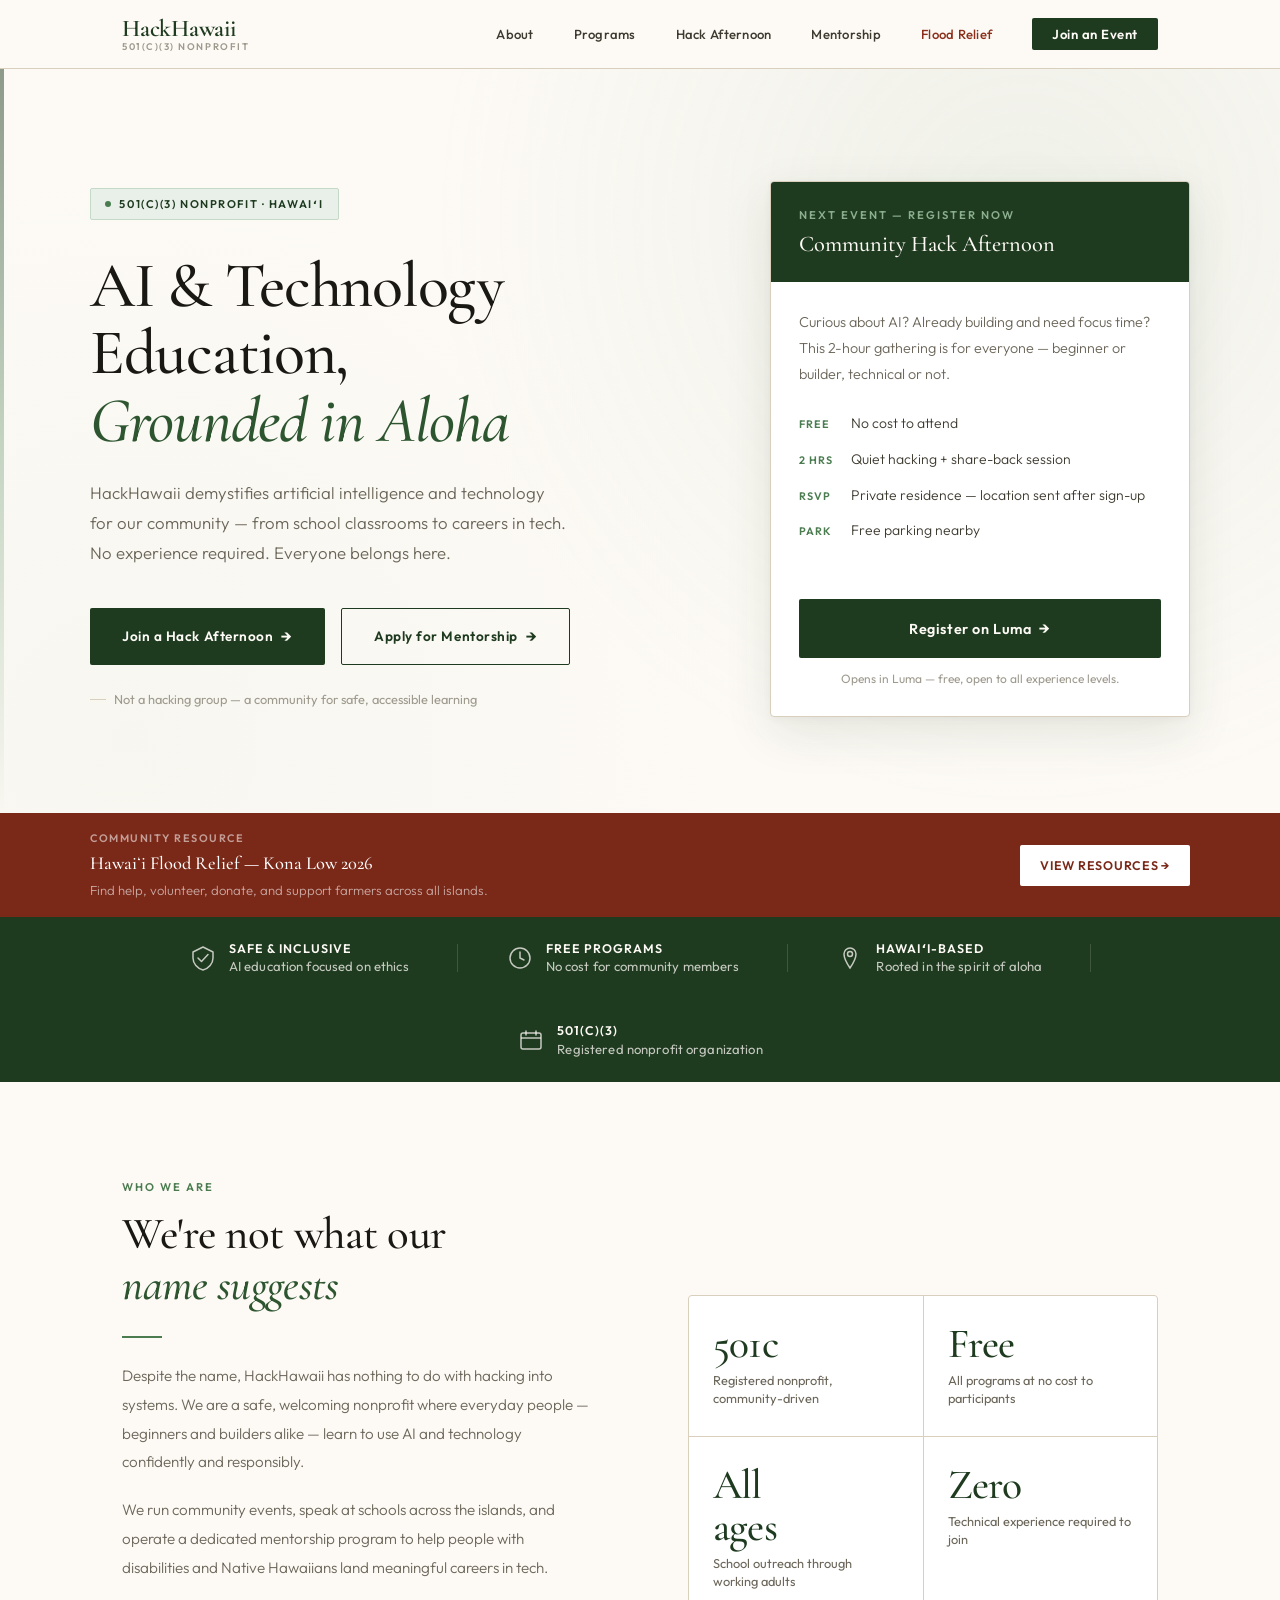
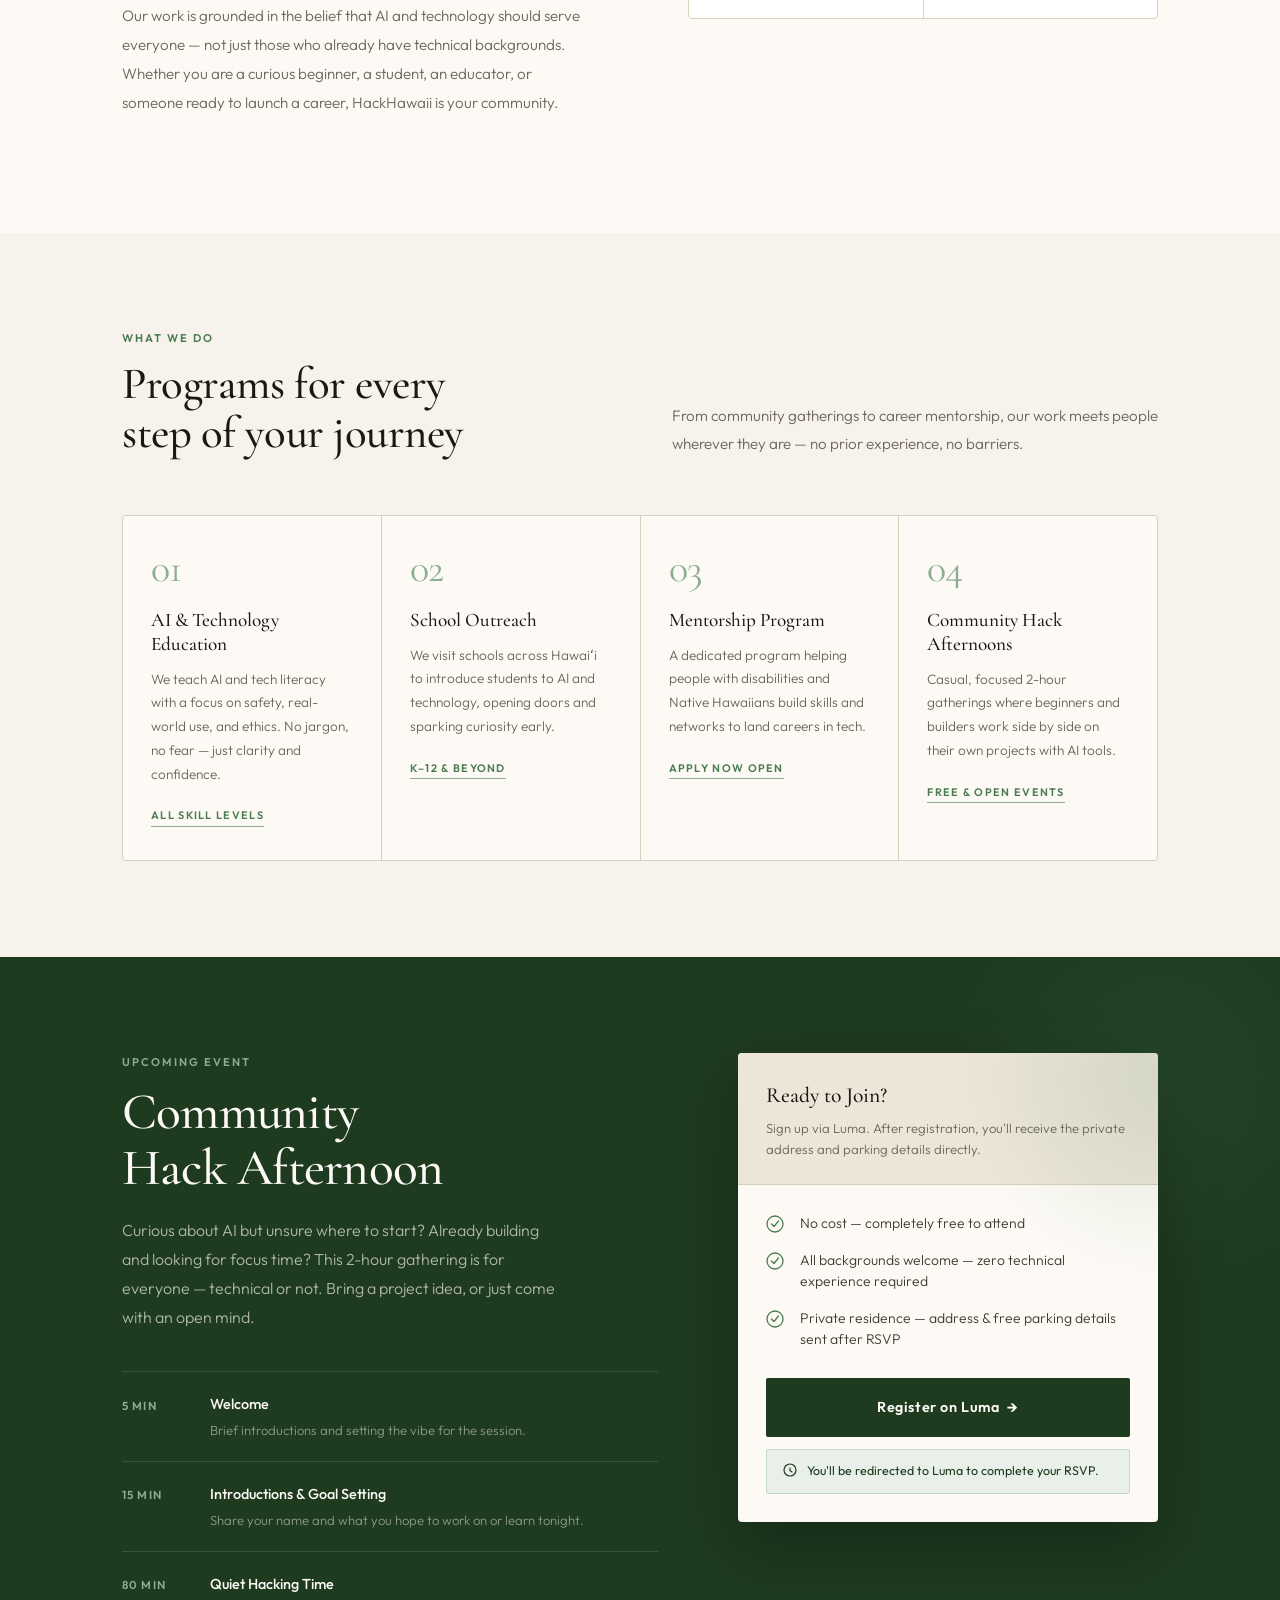
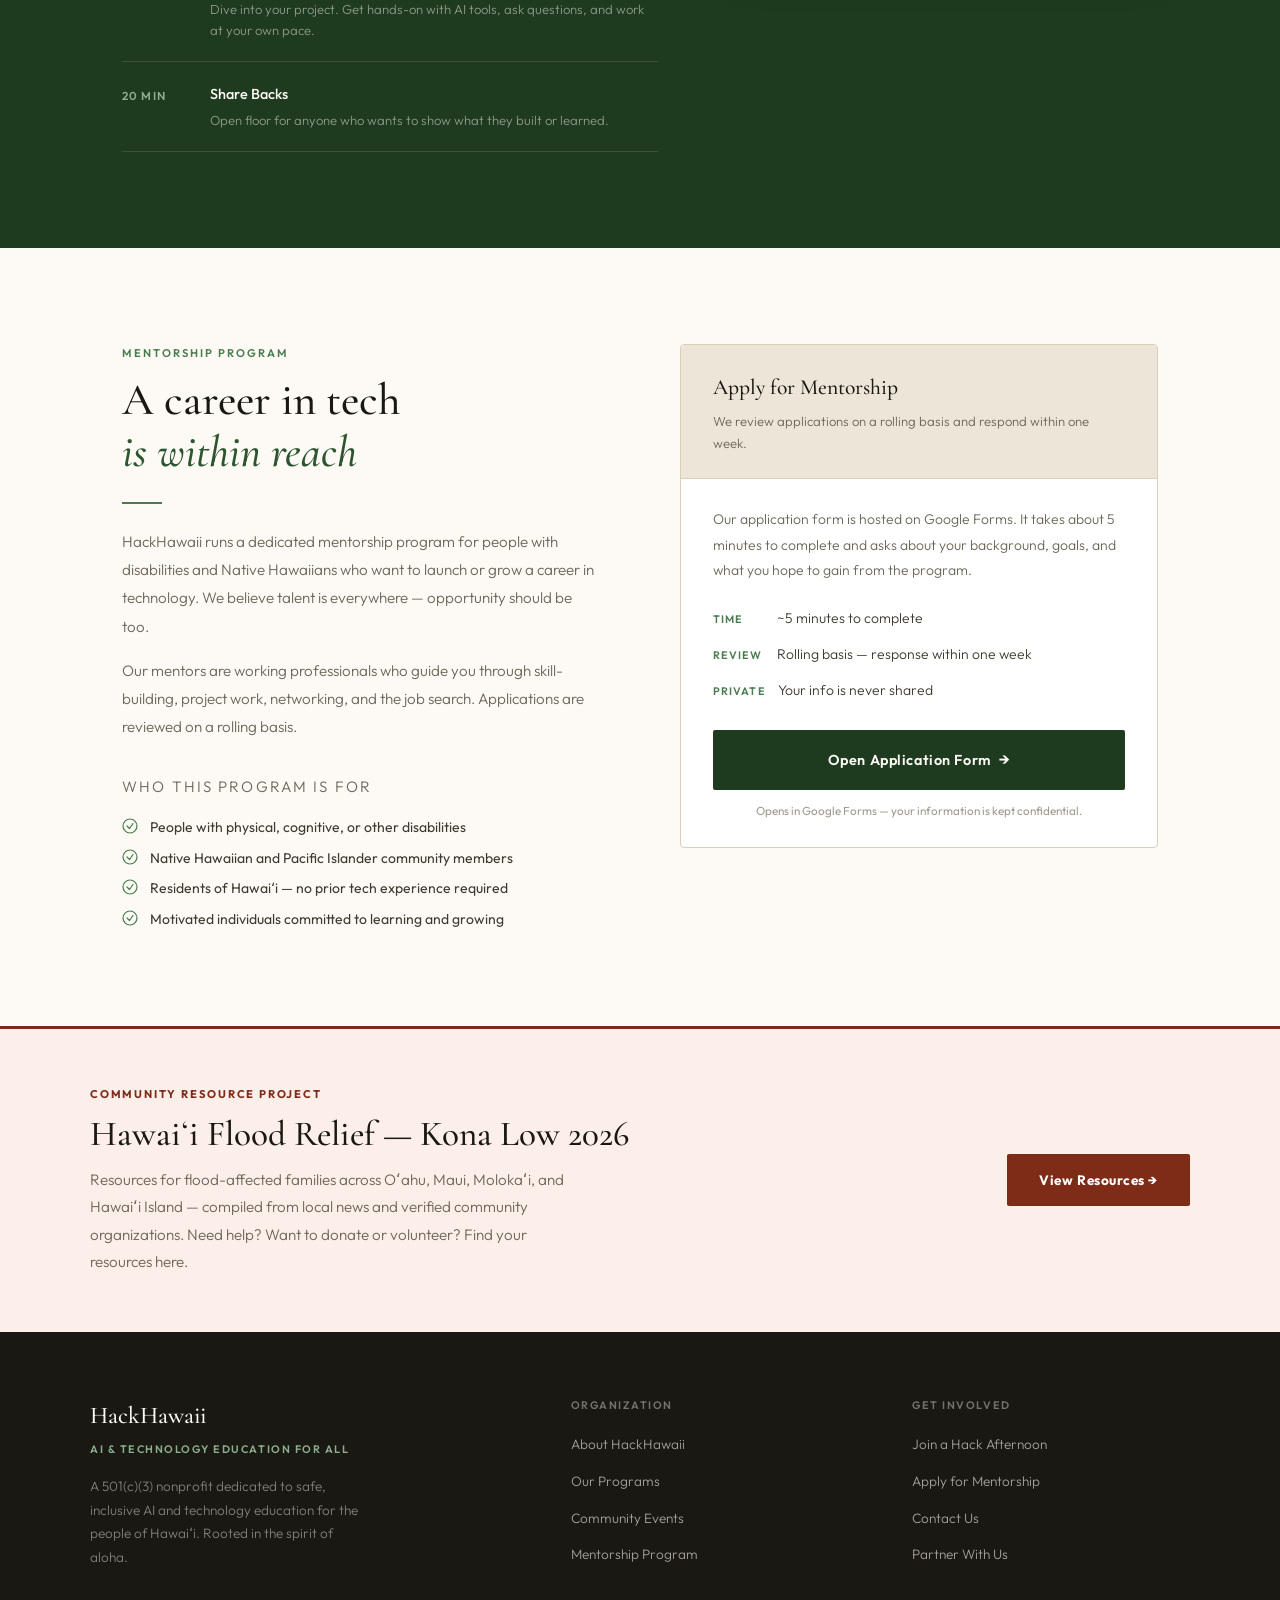
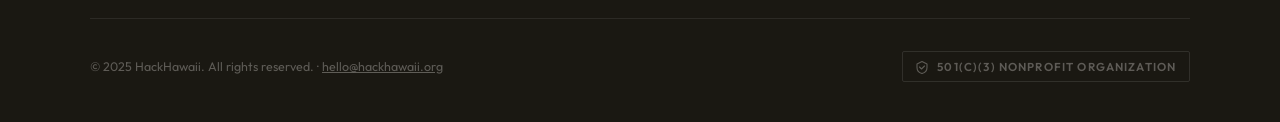
<file: index.html>
<!DOCTYPE html>
<html lang="en">
<head>
  <meta charset="UTF-8">
  <meta name="viewport" content="width=device-width, initial-scale=1.0">
  <meta name="description" content="HackHawaii is a 501(c)(3) nonprofit dedicated to safe, inclusive AI and technology education for the people of Hawaiʻi.">
  <meta name="theme-color" content="#1E3A1F">
  <title>HackHawaii — AI &amp; Technology Education for All</title>
  <link rel="preconnect" href="https://fonts.googleapis.com">
  <link rel="preconnect" href="https://fonts.gstatic.com" crossorigin>
  <link href="https://fonts.googleapis.com/css2?family=Cormorant+Garamond:ital,wght@0,400;0,500;0,600;1,400;1,500&family=Outfit:wght@300;400;500;600&display=swap" rel="stylesheet">
  <link rel="stylesheet" href="style.css">
</head>
<body>

<nav>
  <div class="nav-inner">
    <a href="#" class="nav-logo">
      <span class="nav-logo-main">HackHawaii</span>
      <span class="nav-logo-sub">501(c)(3) Nonprofit</span>
    </a>
    <ul class="nav-menu" id="nav-menu">
      <li><a href="#about">About</a></li>
      <li><a href="#programs">Programs</a></li>
      <li><a href="#event">Hack Afternoon</a></li>
      <li><a href="#apply">Mentorship</a></li>
      <li><a href="flood-relief.html" style="color:var(--rust,#8c2f1a);font-weight:500;">Flood Relief</a></li>
      <li><a href="#event" class="nav-cta">Join an Event</a></li>
    </ul>
    <button class="nav-hamburger" id="hamburger" aria-label="Open menu" aria-expanded="false">
      <span></span><span></span><span></span>
    </button>
  </div>
</nav>

<section class="hero">
  <div class="hero-inner">
    <div class="hero-left">
      <div class="hero-tag">
        <div class="hero-tag-dot"></div>
        <span class="hero-tag-text">501(c)(3) Nonprofit · Hawaiʻi</span>
      </div>
      <h1>AI &amp; Technology<br>Education,<br><em>Grounded in Aloha</em></h1>
      <p class="hero-sub">HackHawaii demystifies artificial intelligence and technology for our community — from school classrooms to careers in tech. No experience required. Everyone belongs here.</p>
      <div class="hero-actions">
        <a href="#event" class="btn btn-forest btn-arrow">Join a Hack Afternoon</a>
        <a href="#apply" class="btn btn-outline btn-arrow">Apply for Mentorship</a>
      </div>
      <p class="hero-note">Not a hacking group — a community for safe, accessible learning</p>
    </div>

    <div class="hero-card">
      <div class="hero-card-header">
        <span class="eyebrow">Next Event &mdash; Register Now</span>
        <div class="hero-card-title">Community Hack Afternoon</div>
      </div>
      <div class="hero-card-body">
        <p style="font-size:0.9rem;font-weight:300;color:var(--ink-light);line-height:1.8;margin-bottom:1.5rem;">Curious about AI? Already building and need focus time? This 2-hour gathering is for everyone &mdash; beginner or builder, technical or not.</p>
        <ul style="list-style:none;display:flex;flex-direction:column;gap:0.75rem;margin-bottom:1.75rem;">
          <li style="display:flex;gap:0.75rem;align-items:baseline;font-size:0.875rem;font-weight:300;color:var(--ink-mid);"><span style="font-size:0.68rem;font-weight:600;letter-spacing:0.1em;text-transform:uppercase;color:var(--forest-light);min-width:40px;">Free</span>No cost to attend</li>
          <li style="display:flex;gap:0.75rem;align-items:baseline;font-size:0.875rem;font-weight:300;color:var(--ink-mid);"><span style="font-size:0.68rem;font-weight:600;letter-spacing:0.1em;text-transform:uppercase;color:var(--forest-light);min-width:40px;">2 hrs</span>Quiet hacking + share-back session</li>
          <li style="display:flex;gap:0.75rem;align-items:baseline;font-size:0.875rem;font-weight:300;color:var(--ink-mid);"><span style="font-size:0.68rem;font-weight:600;letter-spacing:0.1em;text-transform:uppercase;color:var(--forest-light);min-width:40px;">RSVP</span>Private residence &mdash; location sent after sign-up</li>
          <li style="display:flex;gap:0.75rem;align-items:baseline;font-size:0.875rem;font-weight:300;color:var(--ink-mid);"><span style="font-size:0.68rem;font-weight:600;letter-spacing:0.1em;text-transform:uppercase;color:var(--forest-light);min-width:40px;">Park</span>Free parking nearby</li>
        </ul>
      </div>
      <div class="hero-card-footer">
        <a href="https://luma.com/jmp3kclh" target="_blank" rel="noopener noreferrer" class="btn btn-forest btn-full btn-arrow">Register on Luma</a>
        <p class="form-privacy">Opens in Luma &mdash; free, open to all experience levels.</p>
      </div>
    </div>
  </div>
</section>


<!-- FLOOD RELIEF CALLOUT -->
<div style="background:#7A2818;padding:1rem 2rem;">
  <div style="max-width:1100px;margin:0 auto;display:flex;align-items:center;justify-content:space-between;gap:1.5rem;flex-wrap:wrap;">
    <div>
      <div style="font-size:0.68rem;font-weight:600;letter-spacing:0.14em;text-transform:uppercase;color:rgba(255,255,255,0.55);margin-bottom:4px;">Community Resource</div>
      <div style="font-family:'Cormorant Garamond',Georgia,serif;font-size:1.15rem;font-weight:500;color:#fff;line-height:1.3;">Hawaiʻi Flood Relief — Kona Low 2026</div>
      <div style="font-size:0.82rem;font-weight:300;color:rgba(255,255,255,0.6);margin-top:3px;">Find help, volunteer, donate, and support farmers across all islands.</div>
    </div>
    <a href="flood-relief.html" style="display:inline-flex;align-items:center;gap:6px;background:#fff;color:#7A2818;font-family:'Outfit',sans-serif;font-size:0.78rem;font-weight:600;letter-spacing:0.06em;text-transform:uppercase;padding:0.6rem 1.25rem;border-radius:2px;text-decoration:none;white-space:nowrap;flex-shrink:0;transition:opacity .15s;" onmouseover="this.style.opacity='.85'" onmouseout="this.style.opacity='1'">View Resources →</a>
  </div>
</div>

<div class="trust-bar">
  <div class="trust-inner">
    <div class="trust-item">
      <svg class="trust-icon" viewBox="0 0 28 28" fill="none"><path d="M14 3L4 8v6c0 5.5 4.3 10.7 10 12 5.7-1.3 10-6.5 10-12V8L14 3z" stroke="currentColor" stroke-width="1.5" stroke-linejoin="round"/><path d="M9 14l3.5 3.5L19 10.5" stroke="currentColor" stroke-width="1.5" stroke-linecap="round" stroke-linejoin="round"/></svg>
      <div class="trust-item-text"><strong>Safe &amp; Inclusive</strong>AI education focused on ethics</div>
    </div>
    <div class="trust-sep"></div>
    <div class="trust-item">
      <svg class="trust-icon" viewBox="0 0 28 28" fill="none"><circle cx="14" cy="14" r="10" stroke="currentColor" stroke-width="1.5"/><path d="M14 8v6l4 2" stroke="currentColor" stroke-width="1.5" stroke-linecap="round"/></svg>
      <div class="trust-item-text"><strong>Free Programs</strong>No cost for community members</div>
    </div>
    <div class="trust-sep"></div>
    <div class="trust-item">
      <svg class="trust-icon" viewBox="0 0 28 28" fill="none"><path d="M14 4C10.7 4 8 6.7 8 10c0 5.25 6 14 6 14s6-8.75 6-14c0-3.3-2.7-6-6-6z" stroke="currentColor" stroke-width="1.5"/><circle cx="14" cy="10" r="2.5" stroke="currentColor" stroke-width="1.5"/></svg>
      <div class="trust-item-text"><strong>Hawaiʻi-Based</strong>Rooted in the spirit of aloha</div>
    </div>
    <div class="trust-sep"></div>
    <div class="trust-item">
      <svg class="trust-icon" viewBox="0 0 28 28" fill="none"><rect x="4" y="6" width="20" height="16" rx="2" stroke="currentColor" stroke-width="1.5"/><path d="M4 11h20" stroke="currentColor" stroke-width="1.5"/><path d="M9 8V4M19 8V4" stroke="currentColor" stroke-width="1.5" stroke-linecap="round"/></svg>
      <div class="trust-item-text"><strong>501(c)(3)</strong>Registered nonprofit organization</div>
    </div>
  </div>
</div>

<section class="about-section" id="about">
  <div class="inner">
    <div class="about-grid">
      <div class="about-text">
        <span class="eyebrow">Who We Are</span>
        <h2 style="font-family:'Cormorant Garamond',serif;font-size:clamp(2rem,3.5vw,3rem);font-weight:500;line-height:1.15;margin-bottom:1rem;letter-spacing:-0.01em;">We're not what our<br><em style="font-style:italic;color:#2D5530;">name suggests</em></h2>
        <div class="divider"></div>
        <p>Despite the name, HackHawaii has nothing to do with hacking into systems. We are a safe, welcoming nonprofit where everyday people — beginners and builders alike — learn to use AI and technology confidently and responsibly.</p>
        <p>We run community events, speak at schools across the islands, and operate a dedicated mentorship program to help people with disabilities and Native Hawaiians land meaningful careers in tech.</p>
        <p>Our work is grounded in the belief that AI and technology should serve everyone — not just those who already have technical backgrounds. Whether you are a curious beginner, a student, an educator, or someone ready to launch a career, HackHawaii is your community.</p>
      </div>
      <div class="stat-grid">
        <div class="stat-cell"><div class="stat-number">501c</div><div class="stat-desc">Registered nonprofit, community-driven</div></div>
        <div class="stat-cell"><div class="stat-number">Free</div><div class="stat-desc">All programs at no cost to participants</div></div>
        <div class="stat-cell"><div class="stat-number">All<br>ages</div><div class="stat-desc">School outreach through working adults</div></div>
        <div class="stat-cell"><div class="stat-number">Zero</div><div class="stat-desc">Technical experience required to join</div></div>
      </div>
    </div>
  </div>
</section>

<section class="programs-section" id="programs">
  <div class="inner">
    <div class="programs-header">
      <div>
        <span class="eyebrow">What We Do</span>
        <h2 style="font-family:'Cormorant Garamond',serif;font-size:clamp(2rem,3.5vw,3rem);font-weight:500;line-height:1.1;letter-spacing:-0.01em;">Programs for every<br>step of your journey</h2>
      </div>
      <p style="font-size:0.95rem;font-weight:300;color:#6B6659;line-height:1.85;padding-top:0.25rem;">From community gatherings to career mentorship, our work meets people wherever they are — no prior experience, no barriers.</p>
    </div>
    <div class="programs-grid">
      <div class="prog-card">
        <div class="prog-number">01</div>
        <h3>AI &amp; Technology Education</h3>
        <p>We teach AI and tech literacy with a focus on safety, real-world use, and ethics. No jargon, no fear — just clarity and confidence.</p>
        <span class="prog-tag">All skill levels</span>
      </div>
      <div class="prog-card">
        <div class="prog-number">02</div>
        <h3>School Outreach</h3>
        <p>We visit schools across Hawaiʻi to introduce students to AI and technology, opening doors and sparking curiosity early.</p>
        <span class="prog-tag">K–12 &amp; beyond</span>
      </div>
      <div class="prog-card">
        <div class="prog-number">03</div>
        <h3>Mentorship Program</h3>
        <p>A dedicated program helping people with disabilities and Native Hawaiians build skills and networks to land careers in tech.</p>
        <span class="prog-tag">Apply now open</span>
      </div>
      <div class="prog-card">
        <div class="prog-number">04</div>
        <h3>Community Hack Afternoons</h3>
        <p>Casual, focused 2-hour gatherings where beginners and builders work side by side on their own projects with AI tools.</p>
        <span class="prog-tag">Free &amp; open events</span>
      </div>
    </div>
  </div>
</section>

<section class="event-section" id="event">
  <div class="inner">
    <div class="event-grid">
      <div>
        <span class="eyebrow event-eyebrow">Upcoming Event</span>
        <h2 class="event-heading">Community<br>Hack Afternoon</h2>
        <p class="event-sub">Curious about AI but unsure where to start? Already building and looking for focus time? This 2-hour gathering is for everyone — technical or not. Bring a project idea, or just come with an open mind.</p>
        <ul class="agenda">
          <li class="agenda-row">
            <span class="agenda-time">5 min</span>
            <div><div class="agenda-title">Welcome</div><div class="agenda-desc">Brief introductions and setting the vibe for the session.</div></div>
          </li>
          <li class="agenda-row">
            <span class="agenda-time">15 min</span>
            <div><div class="agenda-title">Introductions &amp; Goal Setting</div><div class="agenda-desc">Share your name and what you hope to work on or learn tonight.</div></div>
          </li>
          <li class="agenda-row">
            <span class="agenda-time">80 min</span>
            <div><div class="agenda-title">Quiet Hacking Time</div><div class="agenda-desc">Dive into your project. Get hands-on with AI tools, ask questions, and work at your own pace.</div></div>
          </li>
          <li class="agenda-row">
            <span class="agenda-time">20 min</span>
            <div><div class="agenda-title">Share Backs</div><div class="agenda-desc">Open floor for anyone who wants to show what they built or learned.</div></div>
          </li>
        </ul>
      </div>


      <div class="event-card">
        <div class="event-card-top">
          <h3>Ready to Join?</h3>
          <p>Sign up via Luma. After registration, you'll receive the private address and parking details directly.</p>
        </div>
        <div style="padding:1.75rem;">
          <ul style="list-style:none;display:flex;flex-direction:column;gap:1rem;margin-bottom:1.75rem;">
            <li style="display:flex;gap:1rem;align-items:flex-start;">
              <svg width="18" height="18" viewBox="0 0 18 18" fill="none" style="flex-shrink:0;margin-top:2px;"><circle cx="9" cy="9" r="8" stroke="#4A7C50" stroke-width="1.3"/><path d="M5.5 9l2.5 2.5L12.5 6" stroke="#4A7C50" stroke-width="1.3" stroke-linecap="round" stroke-linejoin="round"/></svg>
              <span style="font-size:0.875rem;font-weight:300;color:var(--ink-mid);line-height:1.5;">No cost &mdash; completely free to attend</span>
            </li>
            <li style="display:flex;gap:1rem;align-items:flex-start;">
              <svg width="18" height="18" viewBox="0 0 18 18" fill="none" style="flex-shrink:0;margin-top:2px;"><circle cx="9" cy="9" r="8" stroke="#4A7C50" stroke-width="1.3"/><path d="M5.5 9l2.5 2.5L12.5 6" stroke="#4A7C50" stroke-width="1.3" stroke-linecap="round" stroke-linejoin="round"/></svg>
              <span style="font-size:0.875rem;font-weight:300;color:var(--ink-mid);line-height:1.5;">All backgrounds welcome &mdash; zero technical experience required</span>
            </li>
            <li style="display:flex;gap:1rem;align-items:flex-start;">
              <svg width="18" height="18" viewBox="0 0 18 18" fill="none" style="flex-shrink:0;margin-top:2px;"><circle cx="9" cy="9" r="8" stroke="#4A7C50" stroke-width="1.3"/><path d="M5.5 9l2.5 2.5L12.5 6" stroke="#4A7C50" stroke-width="1.3" stroke-linecap="round" stroke-linejoin="round"/></svg>
              <span style="font-size:0.875rem;font-weight:300;color:var(--ink-mid);line-height:1.5;">Private residence &mdash; address &amp; free parking details sent after RSVP</span>
            </li>
          </ul>
          <a href="https://luma.com/jmp3kclh" target="_blank" rel="noopener noreferrer" class="btn btn-forest btn-full btn-arrow">Register on Luma</a>
          <div class="location-note" style="margin-top:0.75rem;">
            <svg width="14" height="14" viewBox="0 0 14 14" fill="none"><circle cx="7" cy="7" r="6" stroke="currentColor" stroke-width="1.2"/><path d="M7 5v2.5L9 9" stroke="currentColor" stroke-width="1.2" stroke-linecap="round"/></svg>
            You'll be redirected to Luma to complete your RSVP.
          </div>
        </div>
      </div>
    </div>
  </div>
</section>

<section class="apply-section" id="apply">
  <div class="inner">
    <div class="apply-grid">
      <div class="apply-left">
        <span class="eyebrow">Mentorship Program</span>
        <h2>A career in tech<br><em style="font-style:italic;color:#2D5530;">is within reach</em></h2>
        <div class="divider"></div>
        <p>HackHawaii runs a dedicated mentorship program for people with disabilities and Native Hawaiians who want to launch or grow a career in technology. We believe talent is everywhere — opportunity should be too.</p>
        <p>Our mentors are working professionals who guide you through skill-building, project work, networking, and the job search. Applications are reviewed on a rolling basis.</p>
        <p class="eligibility-heading">Who this program is for</p>
        <ul class="eligibility-list">
          <li>
            <svg class="check-icon" viewBox="0 0 16 16" fill="none"><circle cx="8" cy="8" r="7" stroke="currentColor" stroke-width="1.2"/><path d="M5 8l2.5 2.5L11 5.5" stroke="currentColor" stroke-width="1.2" stroke-linecap="round" stroke-linejoin="round"/></svg>
            People with physical, cognitive, or other disabilities
          </li>
          <li>
            <svg class="check-icon" viewBox="0 0 16 16" fill="none"><circle cx="8" cy="8" r="7" stroke="currentColor" stroke-width="1.2"/><path d="M5 8l2.5 2.5L11 5.5" stroke="currentColor" stroke-width="1.2" stroke-linecap="round" stroke-linejoin="round"/></svg>
            Native Hawaiian and Pacific Islander community members
          </li>
          <li>
            <svg class="check-icon" viewBox="0 0 16 16" fill="none"><circle cx="8" cy="8" r="7" stroke="currentColor" stroke-width="1.2"/><path d="M5 8l2.5 2.5L11 5.5" stroke="currentColor" stroke-width="1.2" stroke-linecap="round" stroke-linejoin="round"/></svg>
            Residents of Hawaiʻi — no prior tech experience required
          </li>
          <li>
            <svg class="check-icon" viewBox="0 0 16 16" fill="none"><circle cx="8" cy="8" r="7" stroke="currentColor" stroke-width="1.2"/><path d="M5 8l2.5 2.5L11 5.5" stroke="currentColor" stroke-width="1.2" stroke-linecap="round" stroke-linejoin="round"/></svg>
            Motivated individuals committed to learning and growing
          </li>
        </ul>
      </div>


      <div class="apply-form-wrap">
        <div class="apply-form-header">
          <h3>Apply for Mentorship</h3>
          <p>We review applications on a rolling basis and respond within one week.</p>
        </div>
        <div style="padding:1.75rem 2rem;">
          <p style="font-size:0.875rem;font-weight:300;color:var(--ink-light);line-height:1.8;margin-bottom:1.5rem;">Our application form is hosted on Google Forms. It takes about 5 minutes to complete and asks about your background, goals, and what you hope to gain from the program.</p>
          <ul style="list-style:none;display:flex;flex-direction:column;gap:0.75rem;margin-bottom:1.75rem;">
            <li style="display:flex;gap:0.75rem;align-items:baseline;font-size:0.875rem;font-weight:300;color:var(--ink-mid);"><span style="font-size:0.68rem;font-weight:600;letter-spacing:0.1em;text-transform:uppercase;color:var(--forest-light);min-width:52px;">Time</span>~5 minutes to complete</li>
            <li style="display:flex;gap:0.75rem;align-items:baseline;font-size:0.875rem;font-weight:300;color:var(--ink-mid);"><span style="font-size:0.68rem;font-weight:600;letter-spacing:0.1em;text-transform:uppercase;color:var(--forest-light);min-width:52px;">Review</span>Rolling basis &mdash; response within one week</li>
            <li style="display:flex;gap:0.75rem;align-items:baseline;font-size:0.875rem;font-weight:300;color:var(--ink-mid);"><span style="font-size:0.68rem;font-weight:600;letter-spacing:0.1em;text-transform:uppercase;color:var(--forest-light);min-width:52px;">Private</span>Your info is never shared</li>
          </ul>
          <a href="https://docs.google.com/forms/d/e/1FAIpQLSdEV1iraKe-TQJOlk2J11hAXRIwYrNouNkWUqlPvL1EReXsSQ/viewform?usp=publish-editor" target="_blank" rel="noopener noreferrer" class="btn btn-forest btn-full btn-arrow">Open Application Form</a>
          <p style="margin-top:0.75rem;font-size:0.73rem;color:var(--ink-faint);text-align:center;line-height:1.5;">Opens in Google Forms &mdash; your information is kept confidential.</p>
        </div>
      </div>
    </div>
  </div>
</section>


<!-- ===== FLOOD RELIEF CALLOUT ===== -->
<section style="background:var(--rust-lgt,#FCEEE9);border-top:3px solid var(--rust,#7E2B18);padding:3.5rem 2rem;" id="flood-relief">
  <div style="max-width:var(--max-w,1100px);margin:0 auto;display:grid;grid-template-columns:1fr auto;gap:2rem;align-items:center;" class="flood-callout-inner">
    <div>
      <div style="font-size:0.7rem;font-weight:700;letter-spacing:0.16em;text-transform:uppercase;color:var(--rust,#7E2B18);margin-bottom:0.6rem;">Community Resource Project</div>
      <h2 style="font-family:'Cormorant Garamond',serif;font-size:clamp(1.6rem,3vw,2.2rem);font-weight:500;color:var(--ink,#1A1812);line-height:1.15;margin-bottom:0.75rem;">Hawaiʻi Flood Relief — Kona Low 2026</h2>
      <p style="font-size:0.95rem;font-weight:300;color:var(--ink-light,#6B6659);line-height:1.8;max-width:500px;">Resources for flood-affected families across Oʻahu, Maui, Molokaʻi, and Hawaiʻi Island — compiled from local news and verified community organizations. Need help? Want to donate or volunteer? Find your resources here.</p>
    </div>
    <div style="flex-shrink:0;">
      <a href="flood-relief.html" style="display:inline-flex;align-items:center;gap:0.5rem;background:var(--rust,#7E2B18);color:#fff;padding:0.9rem 2rem;border-radius:2px;font-family:'Outfit',sans-serif;font-size:0.85rem;font-weight:700;letter-spacing:0.04em;text-decoration:none;white-space:nowrap;transition:opacity 0.2s;" onmouseover="this.style.opacity='.88'" onmouseout="this.style.opacity='1'">
        View Resources →
      </a>
    </div>
  </div>
</section>
<style>
@media(max-width:600px){.flood-callout-inner{grid-template-columns:1fr!important;}}
</style>

<footer>
  <div class="footer-inner">
    <div class="footer-top">
      <div>
        <div class="footer-brand-name">HackHawaii</div>
        <div class="footer-brand-tag">AI &amp; Technology Education for All</div>
        <p class="footer-brand-desc">A 501(c)(3) nonprofit dedicated to safe, inclusive AI and technology education for the people of Hawaiʻi. Rooted in the spirit of aloha.</p>
      </div>
      <div>
        <div class="footer-col-heading">Organization</div>
        <ul class="footer-col-links">
          <li><a href="#about">About HackHawaii</a></li>
          <li><a href="#programs">Our Programs</a></li>
          <li><a href="#event">Community Events</a></li>
          <li><a href="#apply">Mentorship Program</a></li>
        </ul>
      </div>
      <div>
        <div class="footer-col-heading">Get Involved</div>
        <ul class="footer-col-links">
          <li><a href="#event">Join a Hack Afternoon</a></li>
          <li><a href="#apply">Apply for Mentorship</a></li>
          <li><a href="mailto:hello@hackhawaii.org">Contact Us</a></li>
          <li><a href="mailto:hello@hackhawaii.org">Partner With Us</a></li>
        </ul>
      </div>
    </div>
    <div class="footer-bottom">
      <p class="footer-copy">&copy; 2025 HackHawaii. All rights reserved. &middot; <a href="mailto:hello@hackhawaii.org" style="color:inherit;">hello@hackhawaii.org</a></p>
      <div class="footer-501c">
        <svg width="14" height="14" viewBox="0 0 14 14" fill="none"><path d="M7 1.5L2 4v3.5c0 2.75 2.15 5.35 5 6 2.85-.65 5-3.25 5-6V4L7 1.5z" stroke="currentColor" stroke-width="1.1" stroke-linejoin="round"/><path d="M4.5 7l2 2 3-3" stroke="currentColor" stroke-width="1.1" stroke-linecap="round" stroke-linejoin="round"/></svg>
        501(c)(3) Nonprofit Organization
      </div>
    </div>
  </div>
</footer>

<script src="main.js"></script>
</body>
</html>
</file>
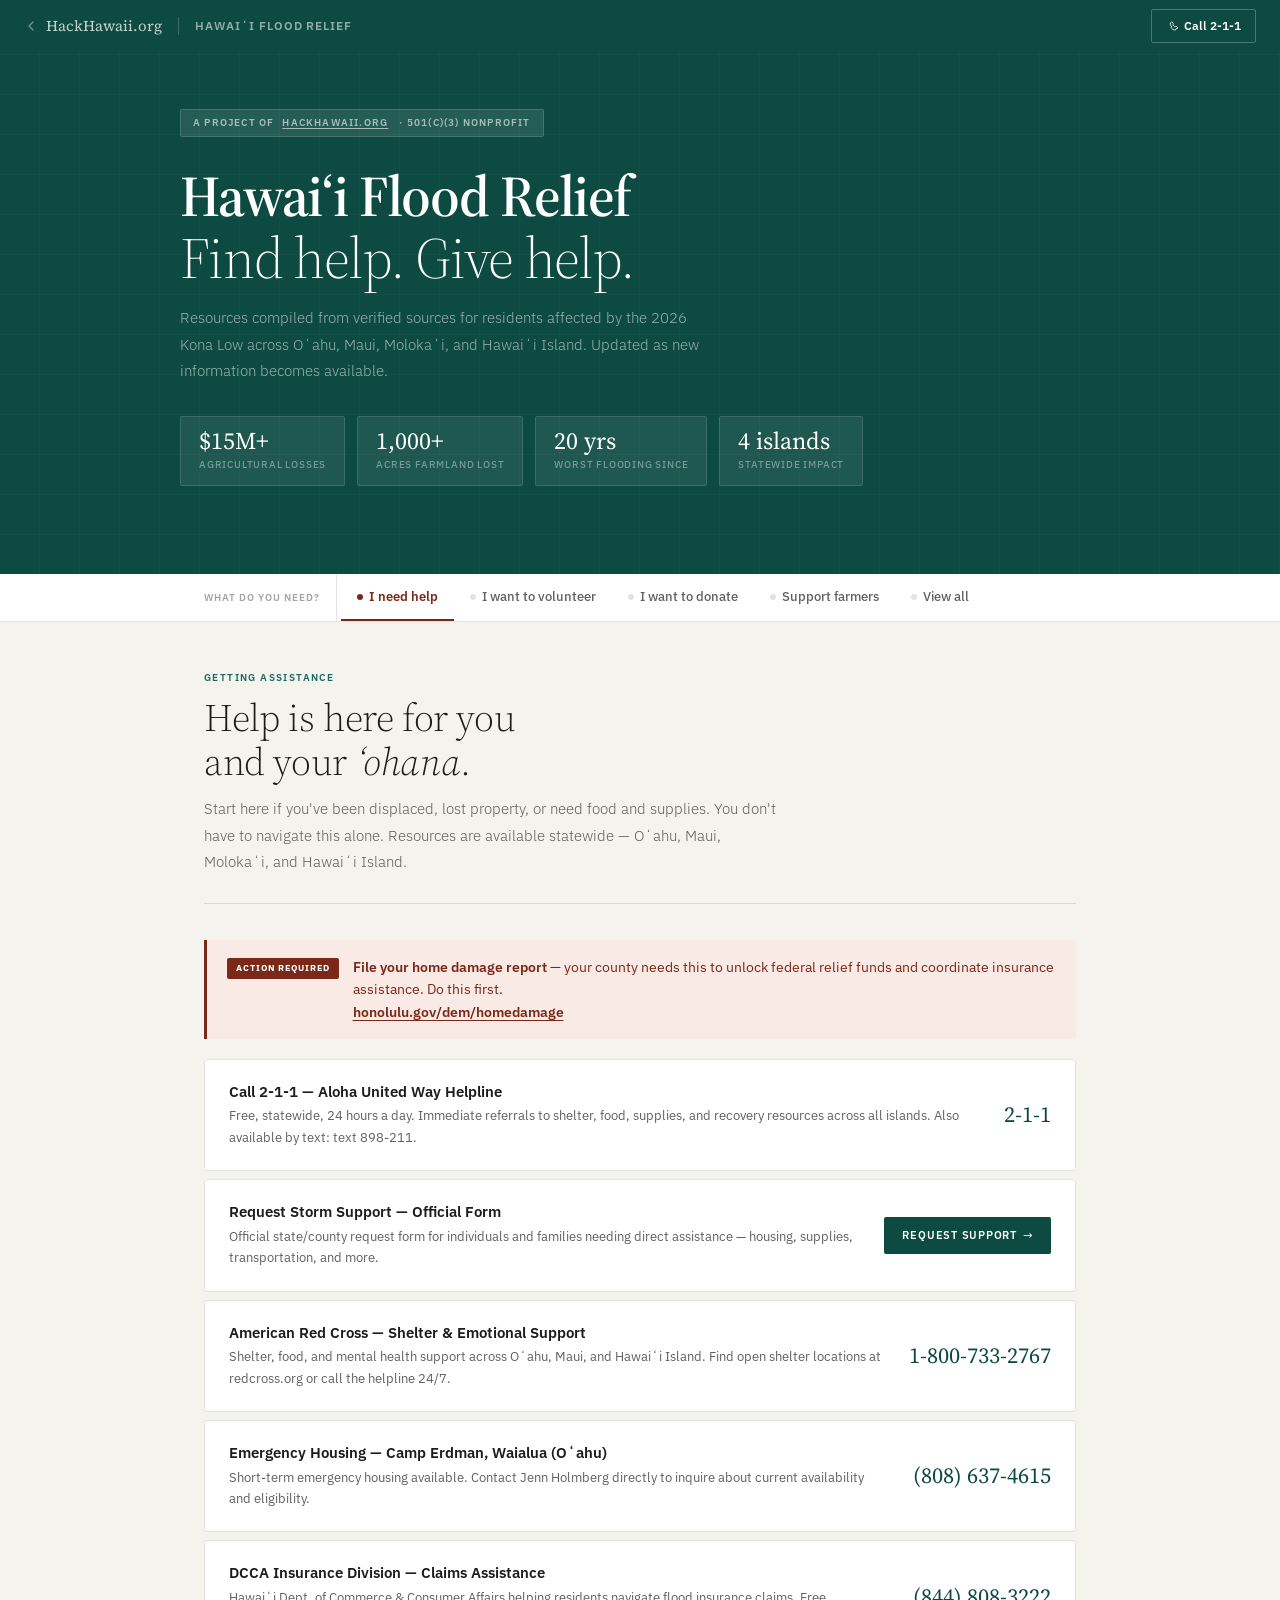
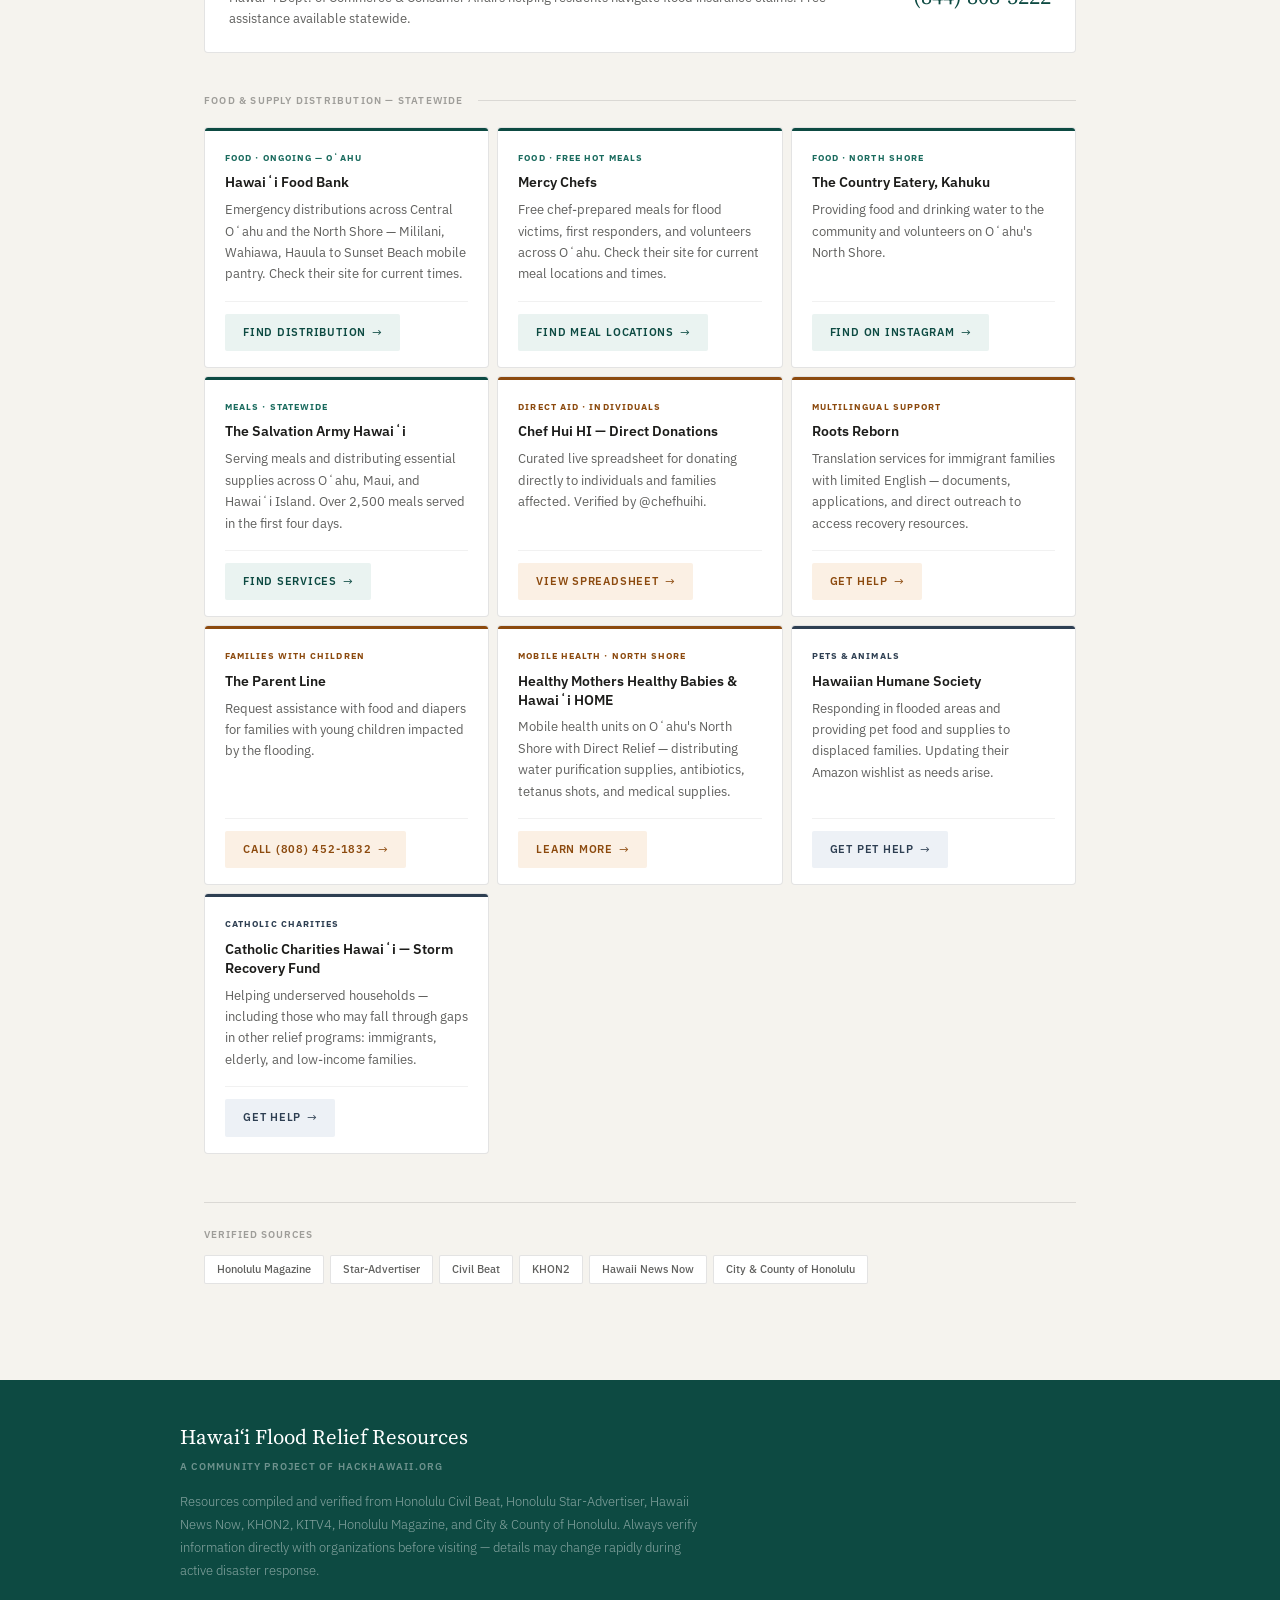
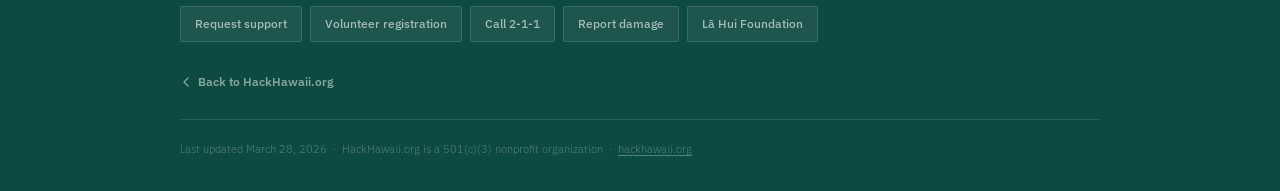
<file: flood-relief.html>
<!DOCTYPE html>
<html lang="en">
<head>
<meta charset="UTF-8">
<meta name="viewport" content="width=device-width, initial-scale=1.0">
<meta name="description" content="Hawaiʻi Flood Relief Resources — Kona Low 2026. Find help, volunteer, donate, and support farmers across all islands. A project of HackHawaii.org.">
<meta property="og:title" content="Hawaiʻi Flood Relief — Find Help & Give Help">
<meta property="og:description" content="Statewide flood relief resources for the 2026 Kona Low. Help for Oʻahu, Maui, Molokaʻi, and Hawaiʻi Island. A project of HackHawaii.org.">
<meta property="og:type" content="website">
<title>Hawaiʻi Flood Relief — Kona Low 2026</title>
<link rel="preconnect" href="https://fonts.googleapis.com">
<link rel="preconnect" href="https://fonts.gstatic.com" crossorigin>
<link href="https://fonts.googleapis.com/css2?family=Source+Serif+4:ital,wght@0,300;0,400;0,600;1,300;1,400&family=IBM+Plex+Sans:wght@300;400;500;600&display=swap" rel="stylesheet">
<style>
*,*::before,*::after{box-sizing:border-box;margin:0;padding:0}
html{scroll-behavior:smooth;font-size:16px}
body{font-family:'IBM Plex Sans',system-ui,sans-serif;background:#F5F3EE;color:#1C1C1A;-webkit-font-smoothing:antialiased;line-height:1.6}
a{color:inherit;text-decoration:none}
img,svg{display:block}

:root{
  --teal:     #0D4A42;
  --teal-mid: #1A6B5E;
  --teal-lt:  #EAF3F1;
  --teal-bd:  #C0DAD6;
  --amber:    #8C4A0E;
  --amber-lt: #FBF0E4;
  --rust:     #7A2818;
  --rust-lt:  #FAEAE6;
  --ink:      #1C1C1A;
  --ink-70:   rgba(28,28,26,.70);
  --ink-40:   rgba(28,28,26,.40);
  --ink-12:   rgba(28,28,26,.12);
  --ink-06:   rgba(28,28,26,.06);
  --page:     #F5F3EE;
  --white:    #FFFFFF;
  --serif:    'Source Serif 4',Georgia,serif;
  --sans:     'IBM Plex Sans',system-ui,sans-serif;
  --max:      920px;
}

/* ── SKIP LINK ── */
.skip{position:absolute;left:-9999px;top:0;background:var(--teal);color:#fff;padding:8px 16px;z-index:999}
.skip:focus{left:0}

/* ── TOP BAR ── */
.topbar{
  background:var(--teal);
  padding:0 24px;
  height:52px;
  display:flex;align-items:center;justify-content:space-between;
  position:sticky;top:0;z-index:100;
}
.topbar-left{display:flex;align-items:center;gap:16px}
.topbar-home{
  font-family:var(--serif);font-size:15px;font-weight:400;color:rgba(255,255,255,.75);
  text-decoration:none;display:flex;align-items:center;gap:8px;
  transition:color .15s;
}
.topbar-home:hover{color:#fff}
.topbar-home svg{opacity:.55}
.topbar-sep{width:1px;height:18px;background:rgba(255,255,255,.18)}
.topbar-title{
  font-family:var(--sans);font-size:12px;font-weight:600;
  letter-spacing:.08em;text-transform:uppercase;color:rgba(255,255,255,.55);
}
.topbar-call{
  font-size:12px;font-weight:600;color:#fff;
  display:flex;align-items:center;gap:6px;
  border:1px solid rgba(255,255,255,.25);
  padding:6px 14px;border-radius:2px;
  transition:background .15s;
}
.topbar-call:hover{background:rgba(255,255,255,.1)}

/* ── HERO ── */
.hero{background:var(--teal);padding:56px 24px 52px;position:relative;overflow:hidden}
.hero::after{
  content:'';position:absolute;inset:0;pointer-events:none;
  background:repeating-linear-gradient(0deg,transparent,transparent 39px,rgba(255,255,255,.025) 39px,rgba(255,255,255,.025) 40px),
             repeating-linear-gradient(90deg,transparent,transparent 39px,rgba(255,255,255,.025) 39px,rgba(255,255,255,.025) 40px);
}
.hero-inner{max-width:var(--max);margin:0 auto;position:relative;z-index:1}
.hero-project{
  display:inline-flex;align-items:center;gap:8px;
  background:rgba(255,255,255,.1);border:1px solid rgba(255,255,255,.15);
  border-radius:2px;padding:5px 12px;margin-bottom:28px;
}
.hero-project-text{
  font-size:10px;font-weight:600;letter-spacing:.12em;text-transform:uppercase;
  color:rgba(255,255,255,.6);
}
.hero-project-link{
  font-size:10px;font-weight:600;letter-spacing:.12em;text-transform:uppercase;
  color:rgba(255,255,255,.6);text-decoration:underline;text-underline-offset:2px;
  transition:color .15s;
}
.hero-project-link:hover{color:#fff}
.hero h1{
  font-family:var(--serif);font-size:clamp(2.2rem,5vw,3.6rem);
  font-weight:300;line-height:1.08;letter-spacing:-.02em;
  color:#fff;margin-bottom:16px;
}
.hero h1 strong{font-weight:600}
.hero-sub{
  font-size:15px;font-weight:300;line-height:1.75;
  color:rgba(255,255,255,.58);max-width:520px;margin-bottom:32px;
}
.hero-stats{display:flex;gap:12px;flex-wrap:wrap;margin-bottom:36px}
.hero-stat{
  background:rgba(255,255,255,.08);border:1px solid rgba(255,255,255,.12);
  border-radius:2px;padding:12px 18px;
}
.hero-stat-val{
  font-family:var(--serif);font-size:1.5rem;font-weight:400;color:#fff;line-height:1;
}
.hero-stat-lbl{
  font-size:10px;font-weight:500;letter-spacing:.08em;text-transform:uppercase;
  color:rgba(255,255,255,.4);margin-top:4px;
}

/* ── WHAT DO YOU NEED ── */
.need-bar{
  background:var(--white);
  border-bottom:1px solid var(--ink-12);
  position:sticky;top:52px;z-index:90;
}
.need-inner{
  max-width:var(--max);margin:0 auto;
  padding:0 24px;
  display:flex;align-items:stretch;gap:0;
  overflow-x:auto;-webkit-overflow-scrolling:touch;
  scrollbar-width:none;
}
.need-inner::-webkit-scrollbar{display:none}
.need-label{
  font-size:10px;font-weight:600;letter-spacing:.1em;text-transform:uppercase;
  color:var(--ink-40);padding:14px 16px 14px 0;border-right:1px solid var(--ink-12);
  margin-right:4px;white-space:nowrap;display:flex;align-items:center;flex-shrink:0;
}
.need-btn{
  display:flex;align-items:center;gap:6px;
  padding:14px 16px;
  font-family:var(--sans);font-size:13px;font-weight:500;
  color:var(--ink-70);white-space:nowrap;
  background:transparent;border:none;cursor:pointer;
  border-bottom:2px solid transparent;
  transition:color .15s,border-color .15s;
  flex-shrink:0;
}
.need-btn:hover{color:var(--teal)}
.need-btn.active{color:var(--teal);border-bottom-color:var(--teal);font-weight:600}
.need-btn-dot{
  width:6px;height:6px;border-radius:50%;flex-shrink:0;
  background:var(--ink-12);transition:background .15s;
}
.need-btn.active .need-btn-dot,.need-btn:hover .need-btn-dot{background:var(--teal)}
.need-btn.is-urgent .need-btn-dot{background:var(--rust)}
.need-btn.is-urgent{color:var(--rust)}
.need-btn.is-urgent.active{border-bottom-color:var(--rust)}

/* ── MAIN ── */
.main{max-width:var(--max);margin:0 auto;padding:48px 24px 96px}

/* ── DEFAULT STATE ── */
.default-callout{
  background:var(--white);border:1px solid var(--ink-12);border-radius:4px;
  padding:40px;text-align:center;
}
.default-callout p{font-size:15px;font-weight:300;color:var(--ink-70);line-height:1.7}
.default-arrows{
  display:flex;justify-content:center;gap:8px;margin-top:20px;flex-wrap:wrap;
}
.default-pill{
  font-size:12px;font-weight:500;color:var(--teal);
  background:var(--teal-lt);border:1px solid var(--teal-bd);
  border-radius:2px;padding:6px 14px;cursor:pointer;
  transition:background .15s;white-space:nowrap;
}
.default-pill:hover{background:#d4eae6}

/* ── SECTIONS ── */
.section{display:none}
.section.visible{display:block;animation:rise .28s ease both}
@keyframes rise{from{opacity:0;transform:translateY(12px)}to{opacity:1;transform:translateY(0)}}

/* ── SECTION HEADER ── */
.sec-header{padding-bottom:28px;border-bottom:1px solid var(--ink-12);margin-bottom:36px}
.sec-eyebrow{
  font-size:10px;font-weight:600;letter-spacing:.14em;text-transform:uppercase;
  color:var(--teal-mid);margin-bottom:10px;
}
.sec-header h2{
  font-family:var(--serif);font-size:clamp(1.7rem,3vw,2.4rem);font-weight:300;
  line-height:1.15;letter-spacing:-.01em;color:var(--ink);margin-bottom:12px;
}
.sec-header h2 strong{font-weight:600}
.sec-header p{font-size:15px;font-weight:300;color:var(--ink-70);line-height:1.75;max-width:580px}

/* ── ALERT ── */
.alert{
  display:flex;gap:14px;align-items:flex-start;
  padding:16px 20px;border-left:3px solid var(--rust);
  border-radius:0 4px 4px 0;background:var(--rust-lt);margin-bottom:20px;
}
.alert.info{border-color:var(--teal-mid);background:var(--teal-lt)}
.alert-badge{
  font-size:9px;font-weight:700;letter-spacing:.1em;text-transform:uppercase;
  color:#fff;background:var(--rust);padding:3px 9px;border-radius:2px;
  flex-shrink:0;margin-top:2px;white-space:nowrap;
}
.alert.info .alert-badge{background:var(--teal)}
.alert-text{font-size:13.5px;line-height:1.65;color:var(--rust)}
.alert.info .alert-text{color:var(--teal)}
.alert-text strong{font-weight:600}
.alert-text a{font-weight:600;text-decoration:underline;text-underline-offset:3px}

/* ── ICARD (big action row) ── */
.icard{
  background:var(--white);border:1px solid var(--ink-12);border-radius:4px;
  padding:22px 24px;margin-bottom:8px;
  display:grid;grid-template-columns:1fr auto;gap:16px 28px;align-items:center;
}
.icard h3{font-size:15px;font-weight:600;color:var(--ink);line-height:1.3;margin-bottom:4px}
.icard p{font-size:13px;color:var(--ink-70);line-height:1.65}
.phone{
  font-family:var(--serif);font-size:1.4rem;font-weight:400;
  color:var(--teal);white-space:nowrap;display:block;
  text-decoration:none;
}
.phone:hover{text-decoration:underline;text-underline-offset:3px}

/* ── DIV LABEL ── */
.div-label{
  font-size:10px;font-weight:600;letter-spacing:.12em;text-transform:uppercase;
  color:var(--ink-40);margin:40px 0 18px;
  display:flex;align-items:center;gap:14px;
}
.div-label::after{content:'';flex:1;height:1px;background:var(--ink-12)}

/* ── CARD GRID ── */
.grid{
  display:grid;
  grid-template-columns:repeat(auto-fill,minmax(250px,1fr));
  gap:8px;margin-bottom:8px;
}
.card{
  background:var(--white);border:1px solid var(--ink-12);border-radius:4px;
  overflow:hidden;display:flex;flex-direction:column;
  transition:border-color .14s,box-shadow .14s;
}
.card:hover{border-color:rgba(28,28,26,.18);box-shadow:0 4px 18px rgba(28,28,26,.07)}
.card-accent{height:3px;flex-shrink:0;background:var(--teal)}
.card-accent.amber{background:var(--amber)}
.card-accent.slate{background:#2E3F52}
.card-accent.rust{background:var(--rust)}
.card-body{padding:20px 20px 16px;flex:1;display:flex;flex-direction:column}
.card-tag{
  font-size:9px;font-weight:700;letter-spacing:.12em;text-transform:uppercase;
  color:var(--teal-mid);margin-bottom:8px;
}
.card-tag.amber{color:var(--amber)}
.card-tag.slate{color:#2E3F52}
.card h3{font-size:14px;font-weight:600;color:var(--ink);line-height:1.35;margin-bottom:7px}
.card p{font-size:13px;color:var(--ink-70);line-height:1.65;flex:1;margin-bottom:16px}
.card-foot{padding-top:12px;border-top:1px solid var(--ink-06)}

/* ── BUTTONS ── */
.btn{
  display:inline-flex;align-items:center;gap:6px;
  font-family:var(--sans);font-size:11px;font-weight:600;
  letter-spacing:.07em;text-transform:uppercase;
  padding:9px 18px;border-radius:2px;
  text-decoration:none;border:none;cursor:pointer;
  transition:background .14s,opacity .14s;white-space:nowrap;
}
.btn::after{content:'→';font-size:12px;letter-spacing:0;font-weight:400}
.btn-primary{background:var(--teal);color:#fff}
.btn-primary:hover{background:var(--teal-mid)}
.btn-soft{background:var(--teal-lt);color:var(--teal)}
.btn-soft:hover{background:#cfe6e2}
.btn-amber{background:var(--amber-lt);color:var(--amber)}
.btn-amber:hover{background:#f4e2cc}
.btn-slate{background:#EDF1F6;color:#2E3F52}
.btn-slate:hover{background:#d5dfe9}
.btn-ghost{background:transparent;color:var(--ink-70);border:1.5px solid var(--ink-12)}
.btn-ghost:hover{border-color:var(--teal-mid);color:var(--teal);background:var(--teal-lt)}
.btn-rust{background:var(--rust-lt);color:var(--rust)}
.btn-rust:hover{background:#f1d9d3}

/* ── SOURCES ── */
.sources{margin-top:48px;padding-top:24px;border-top:1px solid var(--ink-12)}
.sources-label{
  font-size:10px;font-weight:600;letter-spacing:.1em;text-transform:uppercase;
  color:var(--ink-40);margin-bottom:12px;
}
.sources-list{display:flex;flex-wrap:wrap;gap:6px}
.source-chip{
  font-size:11px;font-weight:500;color:var(--ink-70);
  background:var(--white);border:1px solid var(--ink-12);
  border-radius:2px;padding:5px 12px;text-decoration:none;
  transition:border-color .14s,color .14s;
}
.source-chip:hover{border-color:var(--teal-mid);color:var(--teal)}

/* ── FOOTER ── */
footer{background:var(--teal);padding:40px 24px 32px}
.foot-inner{max-width:var(--max);margin:0 auto}
.foot-brand{
  font-family:var(--serif);font-size:1.3rem;font-weight:400;
  color:#fff;margin-bottom:6px;
}
.foot-tag{
  font-size:10px;font-weight:600;letter-spacing:.12em;text-transform:uppercase;
  color:rgba(255,255,255,.4);margin-bottom:16px;
}
.foot-desc{font-size:13px;font-weight:300;color:rgba(255,255,255,.5);line-height:1.75;max-width:520px;margin-bottom:24px}
.foot-links{display:flex;flex-wrap:wrap;gap:8px;margin-bottom:28px}
.foot-link{
  font-size:12px;font-weight:500;color:rgba(255,255,255,.6);
  background:rgba(255,255,255,.07);border:1px solid rgba(255,255,255,.12);
  border-radius:2px;padding:7px 14px;text-decoration:none;
  transition:background .15s,color .15s;white-space:nowrap;
}
.foot-link:hover{background:rgba(255,255,255,.12);color:#fff}
.foot-home{
  display:inline-flex;align-items:center;gap:6px;
  font-size:12px;font-weight:600;color:rgba(255,255,255,.5);
  text-decoration:none;transition:color .15s;
}
.foot-home:hover{color:#fff}
.foot-bottom{
  margin-top:24px;padding-top:20px;border-top:1px solid rgba(255,255,255,.1);
  font-size:11px;font-weight:300;color:rgba(255,255,255,.3);line-height:1.7;
}

/* ── RESPONSIVE ── */
@media(max-width:640px){
  .icard{grid-template-columns:1fr}
  .topbar-left{gap:10px}
  .topbar-title{display:none}
  .hero{padding:40px 16px 40px}
  .main{padding:32px 16px 64px}
  .need-label{display:none}
  .foot-inner{padding:0}
}
</style>
</head>
<body>

<a class="skip" href="#main">Skip to main content</a>

<!-- TOP BAR -->
<nav class="topbar" aria-label="Site navigation">
  <div class="topbar-left">
    <a href="index.html" class="topbar-home" aria-label="Back to HackHawaii">
      <svg width="14" height="14" viewBox="0 0 14 14" fill="none"><path d="M9 11L5 7l4-4" stroke="currentColor" stroke-width="1.4" stroke-linecap="round" stroke-linejoin="round"/></svg>
      HackHawaii.org
    </a>
    <div class="topbar-sep"></div>
    <span class="topbar-title">Hawaiʻi Flood Relief</span>
  </div>
  <a href="tel:211" class="topbar-call">
    <svg width="12" height="12" viewBox="0 0 12 12" fill="none"><path d="M10.5 8.5c0 .2-.05.4-.15.6-.1.2-.25.38-.45.52-.35.22-.73.33-1.12.33-.45 0-.93-.12-1.44-.36C6.83 9.35 6.3 9 5.78 8.5c-.52-.5-.87-1-.1-1.5-.35-.52-.7-1.05-.9-1.57C4.37 4.9 4.25 4.42 4.25 3.96c0-.38.1-.74.3-1.07.2-.33.47-.6.82-.78.18-.1.37-.15.57-.15.08 0 .16.01.23.04.08.03.15.09.2.17L7.3 3.5c.06.08.1.16.12.23.03.07.04.14.04.2 0 .08-.02.16-.07.24-.04.08-.1.16-.18.24l-.24.25c-.04.04-.05.08-.05.13 0 .02 0 .05.01.07l.03.09c.06.14.17.32.33.52.17.2.34.4.53.58.18.18.37.34.57.49.2.14.37.24.5.3l.08.03c.03.01.05.01.08.01.06 0 .1-.02.14-.06l.24-.25c.08-.09.17-.15.25-.19.08-.04.16-.06.25-.06.07 0 .13.01.2.04.07.03.15.07.23.13l1.24 1.13c.08.06.14.13.17.21.03.08.05.16.05.25z" stroke="currentColor" stroke-width=".9" stroke-miterlimit="10"/></svg>
    Call 2-1-1
  </a>
</nav>

<!-- HERO -->
<header class="hero" role="banner">
  <div class="hero-inner">
    <div class="hero-project">
      <span class="hero-project-text">A project of</span>
      <a href="index.html" class="hero-project-link">HackHawaii.org</a>
      <span class="hero-project-text">&nbsp;· 501(c)(3) Nonprofit</span>
    </div>
    <h1><strong>Hawaiʻi Flood Relief</strong><br>Find help. Give help.</h1>
    <p class="hero-sub">Resources compiled from verified sources for residents affected by the 2026 Kona Low across Oʻahu, Maui, Molokaʻi, and Hawaiʻi Island. Updated as new information becomes available.</p>
    <div class="hero-stats">
      <div class="hero-stat">
        <div class="hero-stat-val">$15M+</div>
        <div class="hero-stat-lbl">Agricultural losses</div>
      </div>
      <div class="hero-stat">
        <div class="hero-stat-val">1,000+</div>
        <div class="hero-stat-lbl">Acres farmland lost</div>
      </div>
      <div class="hero-stat">
        <div class="hero-stat-val">20 yrs</div>
        <div class="hero-stat-lbl">Worst flooding since</div>
      </div>
      <div class="hero-stat">
        <div class="hero-stat-val">4 islands</div>
        <div class="hero-stat-lbl">Statewide impact</div>
      </div>
    </div>
  </div>
</header>

<!-- WHAT DO YOU NEED BAR -->
<div class="need-bar" role="navigation" aria-label="Filter by need">
  <div class="need-inner">
    <span class="need-label">What do you need?</span>
    <button class="need-btn is-urgent active" onclick="show('need-help',this)" aria-pressed="true">
      <span class="need-btn-dot"></span>I need help
    </button>
    <button class="need-btn" onclick="show('volunteer',this)" aria-pressed="false">
      <span class="need-btn-dot"></span>I want to volunteer
    </button>
    <button class="need-btn" onclick="show('donate',this)" aria-pressed="false">
      <span class="need-btn-dot"></span>I want to donate
    </button>
    <button class="need-btn" onclick="show('farmers',this)" aria-pressed="false">
      <span class="need-btn-dot"></span>Support farmers
    </button>
    <button class="need-btn" onclick="show('all',this)" aria-pressed="false">
      <span class="need-btn-dot"></span>View all
    </button>
  </div>
</div>

<!-- MAIN CONTENT -->
<main class="main" id="main">

  <!-- I NEED HELP -->
  <section class="section visible" id="section-need-help" aria-label="I need help">
    <div class="sec-header">
      <div class="sec-eyebrow">Getting assistance</div>
      <h2>Help is here for you<br>and your <em>ʻohana</em>.</h2>
      <p>Start here if you've been displaced, lost property, or need food and supplies. You don't have to navigate this alone. Resources are available statewide — Oʻahu, Maui, Molokaʻi, and Hawaiʻi Island.</p>
    </div>

    <div class="alert">
      <span class="alert-badge">Action required</span>
      <div class="alert-text">
        <strong>File your home damage report</strong> — your county needs this to unlock federal relief funds and coordinate insurance assistance. Do this first.
        <br><a href="https://honolulu.gov/dem/homedamage" target="_blank" rel="noopener">honolulu.gov/dem/homedamage</a>
      </div>
    </div>

    <div class="icard">
      <div>
        <h3>Call 2-1-1 — Aloha United Way Helpline</h3>
        <p>Free, statewide, 24 hours a day. Immediate referrals to shelter, food, supplies, and recovery resources across all islands. Also available by text: text 898-211.</p>
      </div>
      <a href="tel:211" class="phone">2-1-1</a>
    </div>

    <div class="icard">
      <div>
        <h3>Request Storm Support — Official Form</h3>
        <p>Official state/county request form for individuals and families needing direct assistance — housing, supplies, transportation, and more.</p>
      </div>
      <a href="http://tinyurl.com/oahustormsupportReport" target="_blank" rel="noopener" class="btn btn-primary">Request support</a>
    </div>

    <div class="icard">
      <div>
        <h3>American Red Cross — Shelter &amp; Emotional Support</h3>
        <p>Shelter, food, and mental health support across Oʻahu, Maui, and Hawaiʻi Island. Find open shelter locations at redcross.org or call the helpline 24/7.</p>
      </div>
      <a href="tel:18007332767" class="phone">1-800-733-2767</a>
    </div>

    <div class="icard">
      <div>
        <h3>Emergency Housing — Camp Erdman, Waialua (Oʻahu)</h3>
        <p>Short-term emergency housing available. Contact Jenn Holmberg directly to inquire about current availability and eligibility.</p>
      </div>
      <a href="tel:8086374615" class="phone">(808) 637-4615</a>
    </div>

    <div class="icard">
      <div>
        <h3>DCCA Insurance Division — Claims Assistance</h3>
        <p>Hawaiʻi Dept. of Commerce &amp; Consumer Affairs helping residents navigate flood insurance claims. Free assistance available statewide.</p>
      </div>
      <a href="tel:8448083222" class="phone">(844) 808-3222</a>
    </div>

    <div class="div-label">Food &amp; supply distribution — statewide</div>
    <div class="grid">

      <div class="card">
        <div class="card-accent"></div>
        <div class="card-body">
          <div class="card-tag">Food · Ongoing — Oʻahu</div>
          <h3>Hawaiʻi Food Bank</h3>
          <p>Emergency distributions across Central Oʻahu and the North Shore — Mililani, Wahiawa, Hauula to Sunset Beach mobile pantry. Check their site for current times.</p>
          <div class="card-foot"><a href="https://hawaiifoodbank.org" target="_blank" rel="noopener" class="btn btn-soft">Find distribution</a></div>
        </div>
      </div>

      <div class="card">
        <div class="card-accent"></div>
        <div class="card-body">
          <div class="card-tag">Food · Free hot meals</div>
          <h3>Mercy Chefs</h3>
          <p>Free chef-prepared meals for flood victims, first responders, and volunteers across Oʻahu. Check their site for current meal locations and times.</p>
          <div class="card-foot"><a href="https://mercychefs.com" target="_blank" rel="noopener" class="btn btn-soft">Find meal locations</a></div>
        </div>
      </div>

      <div class="card">
        <div class="card-accent"></div>
        <div class="card-body">
          <div class="card-tag">Food · North Shore</div>
          <h3>The Country Eatery, Kahuku</h3>
          <p>Providing food and drinking water to the community and volunteers on Oʻahu's North Shore.</p>
          <div class="card-foot"><a href="https://www.instagram.com/thecountryeatery" target="_blank" rel="noopener" class="btn btn-soft">Find on Instagram</a></div>
        </div>
      </div>

      <div class="card">
        <div class="card-accent"></div>
        <div class="card-body">
          <div class="card-tag">Meals · Statewide</div>
          <h3>The Salvation Army Hawaiʻi</h3>
          <p>Serving meals and distributing essential supplies across Oʻahu, Maui, and Hawaiʻi Island. Over 2,500 meals served in the first four days.</p>
          <div class="card-foot"><a href="https://hawaii.salvationarmy.org" target="_blank" rel="noopener" class="btn btn-soft">Find services</a></div>
        </div>
      </div>

      <div class="card">
        <div class="card-accent amber"></div>
        <div class="card-body">
          <div class="card-tag amber">Direct aid · Individuals</div>
          <h3>Chef Hui HI — Direct Donations</h3>
          <p>Curated live spreadsheet for donating directly to individuals and families affected. Verified by @chefhuihi.</p>
          <div class="card-foot"><a href="https://linktr.ee/chefhuihi" target="_blank" rel="noopener" class="btn btn-amber">View spreadsheet</a></div>
        </div>
      </div>

      <div class="card">
        <div class="card-accent amber"></div>
        <div class="card-body">
          <div class="card-tag amber">Multilingual support</div>
          <h3>Roots Reborn</h3>
          <p>Translation services for immigrant families with limited English — documents, applications, and direct outreach to access recovery resources.</p>
          <div class="card-foot"><a href="https://rootsreborn.org" target="_blank" rel="noopener" class="btn btn-amber">Get help</a></div>
        </div>
      </div>

      <div class="card">
        <div class="card-accent amber"></div>
        <div class="card-body">
          <div class="card-tag amber">Families with children</div>
          <h3>The Parent Line</h3>
          <p>Request assistance with food and diapers for families with young children impacted by the flooding.</p>
          <div class="card-foot"><a href="tel:8084521832" class="btn btn-amber">Call (808) 452-1832</a></div>
        </div>
      </div>

      <div class="card">
        <div class="card-accent amber"></div>
        <div class="card-body">
          <div class="card-tag amber">Mobile health · North Shore</div>
          <h3>Healthy Mothers Healthy Babies &amp; Hawaiʻi HOME</h3>
          <p>Mobile health units on Oʻahu's North Shore with Direct Relief — distributing water purification supplies, antibiotics, tetanus shots, and medical supplies.</p>
          <div class="card-foot"><a href="https://hmhbhawaii.org" target="_blank" rel="noopener" class="btn btn-amber">Learn more</a></div>
        </div>
      </div>

      <div class="card">
        <div class="card-accent slate"></div>
        <div class="card-body">
          <div class="card-tag slate">Pets &amp; animals</div>
          <h3>Hawaiian Humane Society</h3>
          <p>Responding in flooded areas and providing pet food and supplies to displaced families. Updating their Amazon wishlist as needs arise.</p>
          <div class="card-foot"><a href="https://hawaiianhumane.org" target="_blank" rel="noopener" class="btn btn-slate">Get pet help</a></div>
        </div>
      </div>

      <div class="card">
        <div class="card-accent slate"></div>
        <div class="card-body">
          <div class="card-tag slate">Catholic Charities</div>
          <h3>Catholic Charities Hawaiʻi — Storm Recovery Fund</h3>
          <p>Helping underserved households — including those who may fall through gaps in other relief programs: immigrants, elderly, and low-income families.</p>
          <div class="card-foot"><a href="https://catholiccharitieshawaii.org" target="_blank" rel="noopener" class="btn btn-slate">Get help</a></div>
        </div>
      </div>

    </div>

    <div class="sources">
      <div class="sources-label">Verified sources</div>
      <div class="sources-list">
        <a href="https://www.honolulumagazine.com/help-kona-low-storm-flooding/" target="_blank" rel="noopener" class="source-chip">Honolulu Magazine</a>
        <a href="https://www.staradvertiser.com/2026/03/28/hawaii-news/how-to-donate-receive-help-following-hawaiis-kona-low-storms/" target="_blank" rel="noopener" class="source-chip">Star-Advertiser</a>
        <a href="https://www.civilbeat.org/2026/03/list-help-oahu-flooding-victims-heres-where-you-can-donate/" target="_blank" rel="noopener" class="source-chip">Civil Beat</a>
        <a href="https://www.khon2.com/local-news/how-to-help-flood-impacted-oahu-residents/" target="_blank" rel="noopener" class="source-chip">KHON2</a>
        <a href="https://www.hawaiinewsnow.com/2026/03/24/how-help-donate-support-kona-low-flood-relief-recovery/" target="_blank" rel="noopener" class="source-chip">Hawaii News Now</a>
        <a href="https://honolulu.gov/dem/homedamage" target="_blank" rel="noopener" class="source-chip">City &amp; County of Honolulu</a>
      </div>
    </div>
  </section>

  <!-- VOLUNTEER -->
  <section class="section" id="section-volunteer" aria-label="Volunteer">
    <div class="sec-header">
      <div class="sec-eyebrow">Give your time</div>
      <h2>Volunteers are needed<br><strong>across the islands right now.</strong></h2>
      <p>No experience required for most roles. Cleanup, food distribution, wellness checks — here's where your time makes the most difference.</p>
    </div>

    <div class="icard">
      <div>
        <h3>Official Volunteer Registration — Oʻahu Flood Relief</h3>
        <p>Roles include cleanup, supply distribution, wellness checks, logistics, and community care. No experience needed. Fill out the form to be matched.</p>
      </div>
      <a href="https://forms.gle/73vKH6RxbGHEsuvk6" target="_blank" rel="noopener" class="btn btn-primary">Register now</a>
    </div>

    <div class="icard">
      <div>
        <h3>American Red Cross — Volunteer Hotline</h3>
        <p>Call to volunteer immediately. Rapid training provided. Sheltering and community care roles available across Oʻahu and neighbor islands.</p>
      </div>
      <a href="tel:8087342101" class="phone">(808) 734-2101 x4</a>
    </div>

    <div class="div-label">Organizations seeking volunteers</div>
    <div class="grid">

      <div class="card">
        <div class="card-accent"></div>
        <div class="card-body">
          <div class="card-tag">Cleanup &amp; wellness — North Shore</div>
          <h3>Lā Hui Foundation</h3>
          <p>Coordinating cleanup crews, wellness checks, supply distribution, and a resilience hub on Oʻahu's North Shore. Distributing supplies at Kahuku Elementary School.</p>
          <div class="card-foot"><a href="https://www.lahuifoundation.org" target="_blank" rel="noopener" class="btn btn-soft">Sign up</a></div>
        </div>
      </div>

      <div class="card">
        <div class="card-accent"></div>
        <div class="card-body">
          <div class="card-tag">Community cleanup</div>
          <h3>808 Cleanups</h3>
          <p>Organized volunteer cleanups in flood-affected areas across Oʻahu. Check their social channels for current locations and start times.</p>
          <div class="card-foot"><a href="https://808cleanups.org" target="_blank" rel="noopener" class="btn btn-soft">See locations</a></div>
        </div>
      </div>

      <div class="card">
        <div class="card-accent amber"></div>
        <div class="card-body">
          <div class="card-tag amber">Food bank</div>
          <h3>Hawaiʻi Food Bank</h3>
          <p>Volunteers needed to sort, pack, and distribute food at emergency distribution events across Central Oʻahu and the North Shore.</p>
          <div class="card-foot"><a href="https://hawaiifoodbank.org/volunteer" target="_blank" rel="noopener" class="btn btn-amber">Sign up</a></div>
        </div>
      </div>

      <div class="card">
        <div class="card-accent amber"></div>
        <div class="card-body">
          <div class="card-tag amber">Meals &amp; care</div>
          <h3>The Salvation Army</h3>
          <p>Seeking volunteers for food distribution, hospitality services, and community care operations across Oʻahu, Maui, and Hawaiʻi Island.</p>
          <div class="card-foot"><a href="https://hawaii.salvationarmy.org" target="_blank" rel="noopener" class="btn btn-amber">Volunteer</a></div>
        </div>
      </div>

      <div class="card">
        <div class="card-accent amber"></div>
        <div class="card-body">
          <div class="card-tag amber">Disaster response</div>
          <h3>American Red Cross</h3>
          <p>Immediate volunteer openings for sheltering, community care, and disaster relief operations statewide. Sign up online or call the volunteer hotline.</p>
          <div class="card-foot"><a href="https://rdcrss.org/3Pl0fbc" target="_blank" rel="noopener" class="btn btn-amber">Sign up online</a></div>
        </div>
      </div>

      <div class="card">
        <div class="card-accent slate"></div>
        <div class="card-body">
          <div class="card-tag slate">Pet rescue</div>
          <h3>Hawaiian Humane Society</h3>
          <p>Volunteer support needed for pet rescue, care, and supply distribution to displaced families with animals across flooded areas.</p>
          <div class="card-foot"><a href="https://hawaiianhumane.org" target="_blank" rel="noopener" class="btn btn-slate">Volunteer</a></div>
        </div>
      </div>

    </div>

    <div class="sources">
      <div class="sources-label">Verified sources</div>
      <div class="sources-list">
        <a href="https://www.civilbeat.org/2026/03/list-help-oahu-flooding-victims-heres-where-you-can-donate/" target="_blank" rel="noopener" class="source-chip">Civil Beat</a>
        <a href="https://www.khon2.com/kona-low/how-2-help-where-2-donate-for-recovery-efforts-following-severe-weather/" target="_blank" rel="noopener" class="source-chip">KHON2</a>
        <a href="https://www.hawaiinewsnow.com/2026/03/24/how-help-donate-support-kona-low-flood-relief-recovery/" target="_blank" rel="noopener" class="source-chip">Hawaii News Now</a>
        <a href="https://www.redcross.org/about-us/news-and-events/news/2026/disaster-teams-helping-in-hawaii-after-catastrophic-flooding.html" target="_blank" rel="noopener" class="source-chip">American Red Cross</a>
      </div>
    </div>
  </section>

  <!-- DONATE -->
  <section class="section" id="section-donate" aria-label="Donate">
    <div class="sec-header">
      <div class="sec-eyebrow">Give what you can</div>
      <h2>Financial donations<br><strong>reach people fastest.</strong></h2>
      <p>Officials are asking donors to give financially through trusted organizations rather than drop off physical goods, which creates logistical strain on active relief operations.</p>
    </div>

    <div class="alert info">
      <span class="alert-badge">Note</span>
      <div class="alert-text">Jack Johnson and his wife committed $500,000 toward flood recovery — including $250,000 to the GoFundMe Hawaiʻi Flood Relief Fund. Kakoʻo Oʻahu has raised over $245,000 with donations matched dollar-for-dollar up to $200,000.</div>
    </div>

    <div class="div-label">Statewide &amp; multi-island funds</div>
    <div class="grid">

      <div class="card">
        <div class="card-accent"></div>
        <div class="card-body">
          <div class="card-tag">Native Hawaiian · Dollar match</div>
          <h3>Hawaiian Council — Kakoʻo Oʻahu</h3>
          <p>Housing stability, financial assistance, and recovery services. Donations matched dollar-for-dollar up to $200,000. Over $245,000 raised.</p>
          <div class="card-foot"><a href="https://hawaiiancouncil.org" target="_blank" rel="noopener" class="btn btn-soft">Donate</a></div>
        </div>
      </div>

      <div class="card">
        <div class="card-accent"></div>
        <div class="card-body">
          <div class="card-tag">Molokaʻi · Direct</div>
          <h3>MolokaiCares — Venmo</h3>
          <p>Venmo @MolokaiCares to directly support those on Molokaʻi impacted by the storms. Maui Food Bank is also airlifting food supplies to Molokaʻi.</p>
          <div class="card-foot"><a href="https://www.venmo.com/u/MolokaiCares" target="_blank" rel="noopener" class="btn btn-soft">@MolokaiCares</a></div>
        </div>
      </div>

      <div class="card">
        <div class="card-accent amber"></div>
        <div class="card-body">
          <div class="card-tag amber">Statewide · Already deployed</div>
          <h3>Hawaiʻi Community Foundation — Stronger Hawaiʻi Fund</h3>
          <p>Distributed $30,000 to three nonprofits as of March 24 — Vibrant Hawaii, Key Project, and Hope Services. Flexible statewide disaster fund.</p>
          <div class="card-foot"><a href="https://hawaiicommunityfoundation.org" target="_blank" rel="noopener" class="btn btn-amber">Donate</a></div>
        </div>
      </div>

      <div class="card">
        <div class="card-accent amber"></div>
        <div class="card-body">
          <div class="card-tag amber">Community fund</div>
          <h3>Aloha United Way — Community Relief Fund</h3>
          <p>Distributed $760,000+ to community organizations. Supporting direct assistance, referrals, and frontline nonprofit organizations statewide.</p>
          <div class="card-foot"><a href="https://auw.org" target="_blank" rel="noopener" class="btn btn-amber">Donate</a></div>
        </div>
      </div>

      <div class="card">
        <div class="card-accent amber"></div>
        <div class="card-body">
          <div class="card-tag amber">North Shore</div>
          <h3>North Shore Chamber of Commerce — Flood Relief Fund</h3>
          <p>Purchasing tools and cleanup equipment for North Shore recovery. Donate online or by check payable to North Shore Chamber of Commerce.</p>
          <div class="card-foot"><a href="https://gonorthshore.org" target="_blank" rel="noopener" class="btn btn-amber">Donate</a></div>
        </div>
      </div>

      <div class="card">
        <div class="card-accent amber"></div>
        <div class="card-body">
          <div class="card-tag amber">Lost wages</div>
          <h3>Hawaiʻi Workers Center — Storm Kokua Fund</h3>
          <p>Financial assistance for employees who lost wages during flooding, with priority for hourly and gig workers who have no other safety nets.</p>
          <div class="card-foot"><a href="https://hawaiiworkerscenter.org" target="_blank" rel="noopener" class="btn btn-amber">Apply or donate</a></div>
        </div>
      </div>

      <div class="card">
        <div class="card-accent slate"></div>
        <div class="card-body">
          <div class="card-tag slate">Disaster relief</div>
          <h3>American Red Cross</h3>
          <p>Text REDCROSS to 90999 or donate at redcross.org. Enabling sheltering, meals, and emotional support across Oʻahu and the state.</p>
          <div class="card-foot"><a href="https://redcross.org" target="_blank" rel="noopener" class="btn btn-slate">Donate</a></div>
        </div>
      </div>

      <div class="card">
        <div class="card-accent slate"></div>
        <div class="card-body">
          <div class="card-tag slate">Catholic Charities</div>
          <h3>Catholic Charities Hawaiʻi — Storm Recovery Fund</h3>
          <p>Supporting underserved households most at risk of falling through gaps — immigrants, elderly, and low-income families statewide.</p>
          <div class="card-foot"><a href="https://catholiccharitieshawaii.org" target="_blank" rel="noopener" class="btn btn-slate">Donate</a></div>
        </div>
      </div>

      <div class="card">
        <div class="card-accent slate"></div>
        <div class="card-body">
          <div class="card-tag slate">Verified campaigns</div>
          <h3>GoFundMe — Hawaiʻi Flooding Relief Hub</h3>
          <p>Centralized hub of verified fundraisers. GoFundMe's Trust &amp; Safety team is actively reviewing all campaigns and enabling direct cash grants to affected families.</p>
          <div class="card-foot"><a href="https://gofundme.com" target="_blank" rel="noopener" class="btn btn-slate">Browse campaigns</a></div>
        </div>
      </div>

      <div class="card">
        <div class="card-accent slate"></div>
        <div class="card-body">
          <div class="card-tag slate">UH community</div>
          <h3>UH Foundation</h3>
          <p>Financial assistance for University of Hawaiʻi students, faculty, and staff impacted by flooding across the state.</p>
          <div class="card-foot"><a href="https://uhfoundation.org" target="_blank" rel="noopener" class="btn btn-slate">Donate</a></div>
        </div>
      </div>

      <div class="card">
        <div class="card-accent slate"></div>
        <div class="card-body">
          <div class="card-tag slate">Neighbor islands</div>
          <h3>Help Maui Rise — Neighbor Islands Spreadsheet</h3>
          <p>Verified donation opportunities for people directly affected on Maui and neighbor islands, vetted by community members.</p>
          <div class="card-foot"><a href="https://helpmauiland.org" target="_blank" rel="noopener" class="btn btn-slate">View spreadsheet</a></div>
        </div>
      </div>

    </div>

    <div class="sources">
      <div class="sources-label">Verified sources</div>
      <div class="sources-list">
        <a href="https://www.staradvertiser.com/2026/03/28/hawaii-news/how-to-donate-receive-help-following-hawaiis-kona-low-storms/" target="_blank" rel="noopener" class="source-chip">Star-Advertiser</a>
        <a href="https://www.civilbeat.org/2026/03/list-help-oahu-flooding-victims-heres-where-you-can-donate/" target="_blank" rel="noopener" class="source-chip">Civil Beat</a>
        <a href="https://www.hawaiinewsnow.com/2026/03/24/how-help-donate-support-kona-low-flood-relief-recovery/" target="_blank" rel="noopener" class="source-chip">Hawaii News Now</a>
        <a href="https://www.khon2.com/local-news/ap-how-to-help-those-impacted-by-the-hawaii-floods/" target="_blank" rel="noopener" class="source-chip">KHON2</a>
        <a href="https://www.honolulumagazine.com/help-kona-low-storm-flooding/" target="_blank" rel="noopener" class="source-chip">Honolulu Magazine</a>
      </div>
    </div>
  </section>

  <!-- FARMERS -->
  <section class="section" id="section-farmers" aria-label="Support farmers">
    <div class="sec-header">
      <div class="sec-eyebrow">Supporting our ʻāina</div>
      <h2>$15M+ in agricultural losses<br><strong>across the islands.</strong></h2>
      <p>Over 1,000 acres of farmland affected across Oʻahu, Maui, and Hawaiʻi Island. Our local food system needs both immediate help and long-term support to recover.</p>
    </div>

    <div class="alert info">
      <span class="alert-badge">Long-term</span>
      <div class="alert-text">The most sustainable way to support farmers long-term is to <strong>buy local produce</strong> whenever you can. Every purchase helps rebuild the farms and the food system that feeds Hawaiʻi.</div>
    </div>

    <div class="icard">
      <div>
        <h3>Hawaiʻi Farmers Union United — Flood Response Fund</h3>
        <p>Direct financial relief for farmers across all islands who have suffered crop losses, equipment damage, and lost income due to the Kona Low flooding.</p>
      </div>
      <a href="https://bit.ly/HFUFARMERFLOODRESPONSEChef" target="_blank" rel="noopener" class="btn btn-primary">Donate to HFUU</a>
    </div>

    <div class="icard">
      <div>
        <h3>Hawaiʻi Ag Foundation &amp; Farm Bureau — Joint Relief</h3>
        <p>Joint relief effort for farmers across Oʻahu, Maui, and Hawaiʻi Island. Direct financial assistance to farm operations impacted by flooding and infrastructure loss.</p>
      </div>
      <a href="https://hfbf.org" target="_blank" rel="noopener" class="btn btn-primary">Donate</a>
    </div>

    <div class="div-label">Additional farmer support</div>
    <div class="grid">

      <div class="card">
        <div class="card-accent amber"></div>
        <div class="card-body">
          <div class="card-tag amber">Buy local · Direct support</div>
          <h3>Shop at Farmers Markets</h3>
          <p>Buying directly from farmers at local markets puts money immediately in their hands and supports the rebuilding of local food supply chains across the islands.</p>
          <div class="card-foot"><a href="https://hfbf.org" target="_blank" rel="noopener" class="btn btn-amber">Find markets</a></div>
        </div>
      </div>

      <div class="card">
        <div class="card-accent amber"></div>
        <div class="card-body">
          <div class="card-tag amber">CSA boxes · Oʻahu</div>
          <h3>Subscribe to a Farm CSA</h3>
          <p>Community Supported Agriculture boxes provide farms with upfront income to recover and replant. Many Oʻahu farms are offering CSA subscriptions now.</p>
          <div class="card-foot"><a href="https://hfbf.org" target="_blank" rel="noopener" class="btn btn-amber">Find farms</a></div>
        </div>
      </div>

      <div class="card">
        <div class="card-accent slate"></div>
        <div class="card-body">
          <div class="card-tag slate">Disaster assistance</div>
          <h3>USDA Emergency Loans — Farm Service Agency</h3>
          <p>Federal emergency loans available for farmers who suffered losses. Contact the Hawaiʻi FSA office to apply for emergency assistance and operating loans.</p>
          <div class="card-foot"><a href="https://fsa.usda.gov" target="_blank" rel="noopener" class="btn btn-slate">Learn more</a></div>
        </div>
      </div>

    </div>

    <div class="sources">
      <div class="sources-label">Verified sources</div>
      <div class="sources-list">
        <a href="https://www.staradvertiser.com/2026/03/28/hawaii-news/how-to-donate-receive-help-following-hawaiis-kona-low-storms/" target="_blank" rel="noopener" class="source-chip">Star-Advertiser</a>
        <a href="https://www.hawaiinewsnow.com/2026/03/24/how-help-donate-support-kona-low-flood-relief-recovery/" target="_blank" rel="noopener" class="source-chip">Hawaii News Now</a>
        <a href="https://www.civilbeat.org/2026/03/list-help-oahu-flooding-victims-heres-where-you-can-donate/" target="_blank" rel="noopener" class="source-chip">Civil Beat</a>
      </div>
    </div>
  </section>

  <!-- ALL RESOURCES -->
  <section class="section" id="section-all" aria-label="All resources">
    <div class="sec-header">
      <div class="sec-eyebrow">Complete directory</div>
      <h2>All resources,<br><strong>all islands.</strong></h2>
      <p>Every verified resource we've compiled for the 2026 Kona Low flooding across Hawaiʻi. Use the filter above to narrow by what you need.</p>
    </div>

    <div class="div-label">Emergency assistance</div>
    <div class="grid">
      <div class="card"><div class="card-accent rust"></div><div class="card-body"><div class="card-tag" style="color:var(--rust)">Helpline · Statewide</div><h3>2-1-1 Aloha United Way</h3><p>Free, 24-hour statewide helpline. Immediate referrals to shelter, food, and recovery resources across all islands.</p><div class="card-foot"><a href="tel:211" class="btn btn-rust">Call 2-1-1</a></div></div></div>
      <div class="card"><div class="card-accent rust"></div><div class="card-body"><div class="card-tag" style="color:var(--rust)">Official form</div><h3>Storm Support Request</h3><p>Official state/county request form for direct assistance — housing, supplies, transportation, and more.</p><div class="card-foot"><a href="http://tinyurl.com/oahustormsupportReport" target="_blank" rel="noopener" class="btn btn-rust">Request support</a></div></div></div>
      <div class="card"><div class="card-accent rust"></div><div class="card-body"><div class="card-tag" style="color:var(--rust)">Report damage</div><h3>Home Damage Report — Required</h3><p>File with City &amp; County to unlock federal relief funds and coordinate insurance. Do this first.</p><div class="card-foot"><a href="https://honolulu.gov/dem/homedamage" target="_blank" rel="noopener" class="btn btn-rust">File report</a></div></div></div>
    </div>

    <div class="div-label">Donate</div>
    <div class="grid">
      <div class="card"><div class="card-accent"></div><div class="card-body"><div class="card-tag">Native Hawaiian · Dollar match</div><h3>Kakoʻo Oʻahu</h3><p>Donations matched up to $200,000. Over $245,000 raised for housing stability and recovery.</p><div class="card-foot"><a href="https://hawaiiancouncil.org" target="_blank" rel="noopener" class="btn btn-soft">Donate</a></div></div></div>
      <div class="card"><div class="card-accent"></div><div class="card-body"><div class="card-tag">Molokaʻi · Direct</div><h3>MolokaiCares</h3><p>Venmo @MolokaiCares to directly support those on Molokaʻi.</p><div class="card-foot"><a href="https://www.venmo.com/u/MolokaiCares" target="_blank" rel="noopener" class="btn btn-soft">@MolokaiCares</a></div></div></div>
      <div class="card"><div class="card-accent amber"></div><div class="card-body"><div class="card-tag amber">Statewide</div><h3>Aloha United Way — Community Relief Fund</h3><p>$760,000+ distributed. Supporting direct assistance and frontline nonprofit organizations statewide.</p><div class="card-foot"><a href="https://auw.org" target="_blank" rel="noopener" class="btn btn-amber">Donate</a></div></div></div>
      <div class="card"><div class="card-accent amber"></div><div class="card-body"><div class="card-tag amber">Statewide</div><h3>Hawaiʻi Community Foundation</h3><p>Stronger Hawaiʻi Fund — flexible statewide disaster fund already deployed to three nonprofits.</p><div class="card-foot"><a href="https://hawaiicommunityfoundation.org" target="_blank" rel="noopener" class="btn btn-amber">Donate</a></div></div></div>
      <div class="card"><div class="card-accent slate"></div><div class="card-body"><div class="card-tag slate">Disaster relief</div><h3>American Red Cross</h3><p>Text REDCROSS to 90999. Sheltering, meals, and emotional support statewide.</p><div class="card-foot"><a href="https://redcross.org" target="_blank" rel="noopener" class="btn btn-slate">Donate</a></div></div></div>
      <div class="card"><div class="card-accent slate"></div><div class="card-body"><div class="card-tag slate">Verified campaigns</div><h3>GoFundMe Hawaiʻi Relief Hub</h3><p>Centralized hub of verified fundraisers vetted by GoFundMe's Trust &amp; Safety team.</p><div class="card-foot"><a href="https://gofundme.com" target="_blank" rel="noopener" class="btn btn-slate">Browse</a></div></div></div>
    </div>

    <div class="div-label">Volunteer</div>
    <div class="grid">
      <div class="card"><div class="card-accent"></div><div class="card-body"><div class="card-tag">Official registration</div><h3>Oʻahu Flood Relief Volunteers</h3><p>No experience needed. Cleanup, distribution, wellness checks, logistics, and community care.</p><div class="card-foot"><a href="https://forms.gle/73vKH6RxbGHEsuvk6" target="_blank" rel="noopener" class="btn btn-soft">Register</a></div></div></div>
      <div class="card"><div class="card-accent"></div><div class="card-body"><div class="card-tag">Cleanup — North Shore</div><h3>Lā Hui Foundation</h3><p>Cleanup crews, wellness checks, supply distribution, and resilience hub on the North Shore.</p><div class="card-foot"><a href="https://www.lahuifoundation.org" target="_blank" rel="noopener" class="btn btn-soft">Sign up</a></div></div></div>
      <div class="card"><div class="card-accent amber"></div><div class="card-body"><div class="card-tag amber">Community cleanup</div><h3>808 Cleanups</h3><p>Organized cleanups in flood-affected areas. Check their social channels for current locations.</p><div class="card-foot"><a href="https://808cleanups.org" target="_blank" rel="noopener" class="btn btn-amber">See locations</a></div></div></div>
    </div>

    <div class="div-label">Farmers &amp; ʻāina</div>
    <div class="grid">
      <div class="card"><div class="card-accent amber"></div><div class="card-body"><div class="card-tag amber">Farmer relief</div><h3>Hawaiʻi Farmers Union United</h3><p>Flood Response Fund for farmers across all islands with crop losses, equipment damage, and lost income.</p><div class="card-foot"><a href="https://bit.ly/HFUFARMERFLOODRESPONSEChef" target="_blank" rel="noopener" class="btn btn-amber">Donate to HFUU</a></div></div></div>
      <div class="card"><div class="card-accent amber"></div><div class="card-body"><div class="card-tag amber">Farmer relief · Multi-island</div><h3>Hawaiʻi Ag Foundation &amp; Farm Bureau</h3><p>Joint relief for farmers on Oʻahu, Maui, and Hawaiʻi Island.</p><div class="card-foot"><a href="https://hfbf.org" target="_blank" rel="noopener" class="btn btn-amber">Donate</a></div></div></div>
      <div class="card"><div class="card-accent slate"></div><div class="card-body"><div class="card-tag slate">Molokaʻi</div><h3>MolokaiCares</h3><p>Supporting Molokaʻi farmers and families directly. Venmo @MolokaiCares.</p><div class="card-foot"><a href="https://www.venmo.com/u/MolokaiCares" target="_blank" rel="noopener" class="btn btn-slate">@MolokaiCares</a></div></div></div>
    </div>

    <div class="sources">
      <div class="sources-label">Data sourced from</div>
      <div class="sources-list">
        <a href="https://honolulu.gov" target="_blank" rel="noopener" class="source-chip">City &amp; County of Honolulu</a>
        <a href="https://www.civilbeat.org/2026/03/list-help-oahu-flooding-victims-heres-where-you-can-donate/" target="_blank" rel="noopener" class="source-chip">Honolulu Civil Beat</a>
        <a href="https://www.staradvertiser.com/2026/03/28/hawaii-news/how-to-donate-receive-help-following-hawaiis-kona-low-storms/" target="_blank" rel="noopener" class="source-chip">Honolulu Star-Advertiser</a>
        <a href="https://www.hawaiinewsnow.com/2026/03/24/how-help-donate-support-kona-low-flood-relief-recovery/" target="_blank" rel="noopener" class="source-chip">Hawaii News Now</a>
        <a href="https://www.khon2.com/kona-low/how-2-help-where-2-donate-for-recovery-efforts-following-severe-weather/" target="_blank" rel="noopener" class="source-chip">KHON2</a>
        <a href="https://www.honolulumagazine.com/help-kona-low-storm-flooding/" target="_blank" rel="noopener" class="source-chip">Honolulu Magazine</a>
        <a href="https://www.kitv.com" target="_blank" rel="noopener" class="source-chip">KITV4</a>
      </div>
    </div>
  </section>

</main>

<!-- FOOTER -->
<footer>
  <div class="foot-inner">
    <div class="foot-brand">Hawaiʻi Flood Relief Resources</div>
    <div class="foot-tag">A community project of HackHawaii.org</div>
    <p class="foot-desc">Resources compiled and verified from Honolulu Civil Beat, Honolulu Star-Advertiser, Hawaii News Now, KHON2, KITV4, Honolulu Magazine, and City &amp; County of Honolulu. Always verify information directly with organizations before visiting — details may change rapidly during active disaster response.</p>
    <div class="foot-links">
      <a href="http://tinyurl.com/oahustormsupportReport" target="_blank" rel="noopener" class="foot-link">Request support</a>
      <a href="https://forms.gle/73vKH6RxbGHEsuvk6" target="_blank" rel="noopener" class="foot-link">Volunteer registration</a>
      <a href="tel:211" class="foot-link">Call 2-1-1</a>
      <a href="https://honolulu.gov/dem/homedamage" target="_blank" rel="noopener" class="foot-link">Report damage</a>
      <a href="https://www.lahuifoundation.org" target="_blank" rel="noopener" class="foot-link">Lā Hui Foundation</a>
    </div>
    <a href="index.html" class="foot-home">
      <svg width="12" height="12" viewBox="0 0 12 12" fill="none"><path d="M8 10L4 6l4-4" stroke="currentColor" stroke-width="1.3" stroke-linecap="round" stroke-linejoin="round"/></svg>
      Back to HackHawaii.org
    </a>
    <div class="foot-bottom">
      Last updated March 28, 2026 &nbsp;·&nbsp; HackHawaii.org is a 501(c)(3) nonprofit organization &nbsp;·&nbsp; <a href="index.html" style="color:inherit;text-decoration:underline;text-underline-offset:2px;">hackhawaii.org</a>
    </div>
  </div>
</footer>

<script>
function show(id, btn) {
  document.querySelectorAll('.section').forEach(s => s.classList.remove('visible'));
  document.querySelectorAll('.need-btn').forEach(b => {
    b.classList.remove('active');
    b.setAttribute('aria-pressed','false');
  });
  const sec = document.getElementById('section-' + id);
  if (sec) sec.classList.add('visible');
  if (btn) { btn.classList.add('active'); btn.setAttribute('aria-pressed','true'); }
  document.getElementById('main').scrollIntoView({ behavior: 'smooth', block: 'start' });
}
// Show "I need help" by default
document.addEventListener('DOMContentLoaded', function() {
  const firstBtn = document.querySelector('.need-btn');
  if (firstBtn) firstBtn.setAttribute('aria-pressed','true');
});
</script>
</body>
</html>
</file>
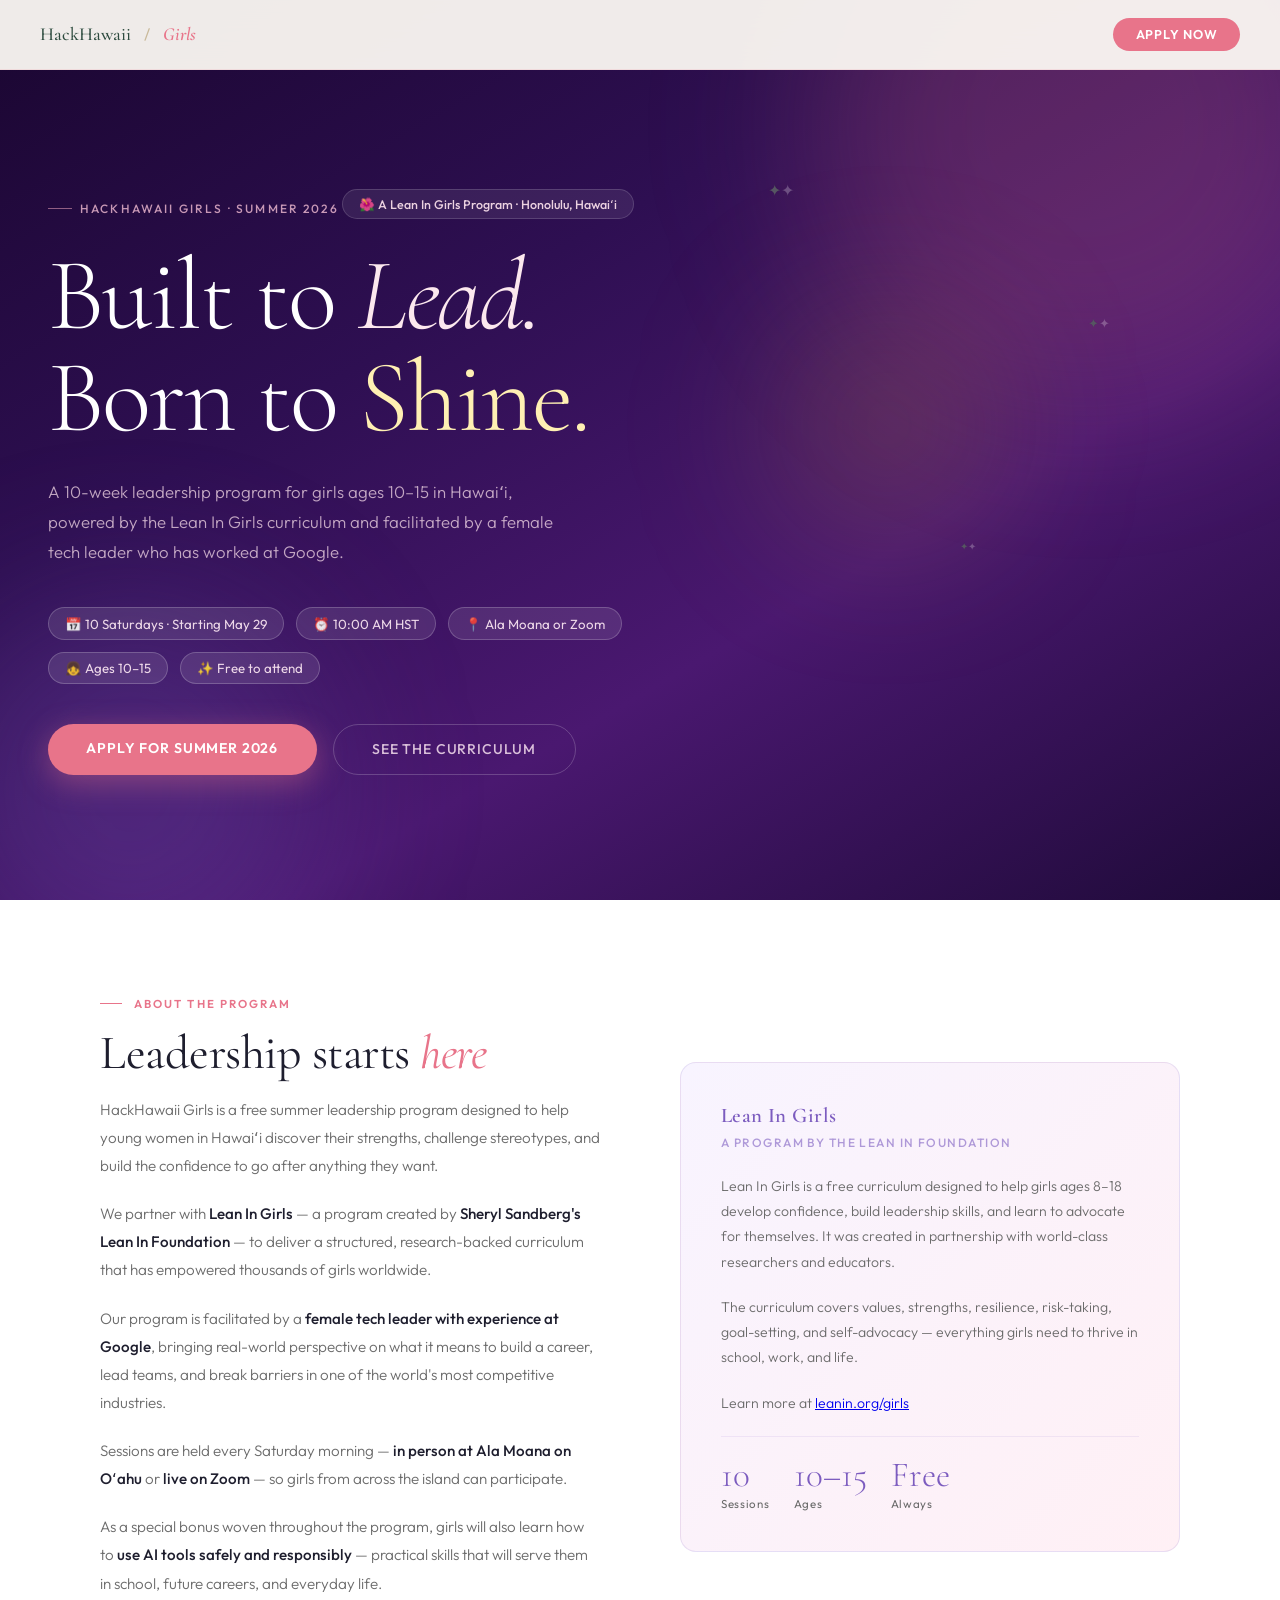
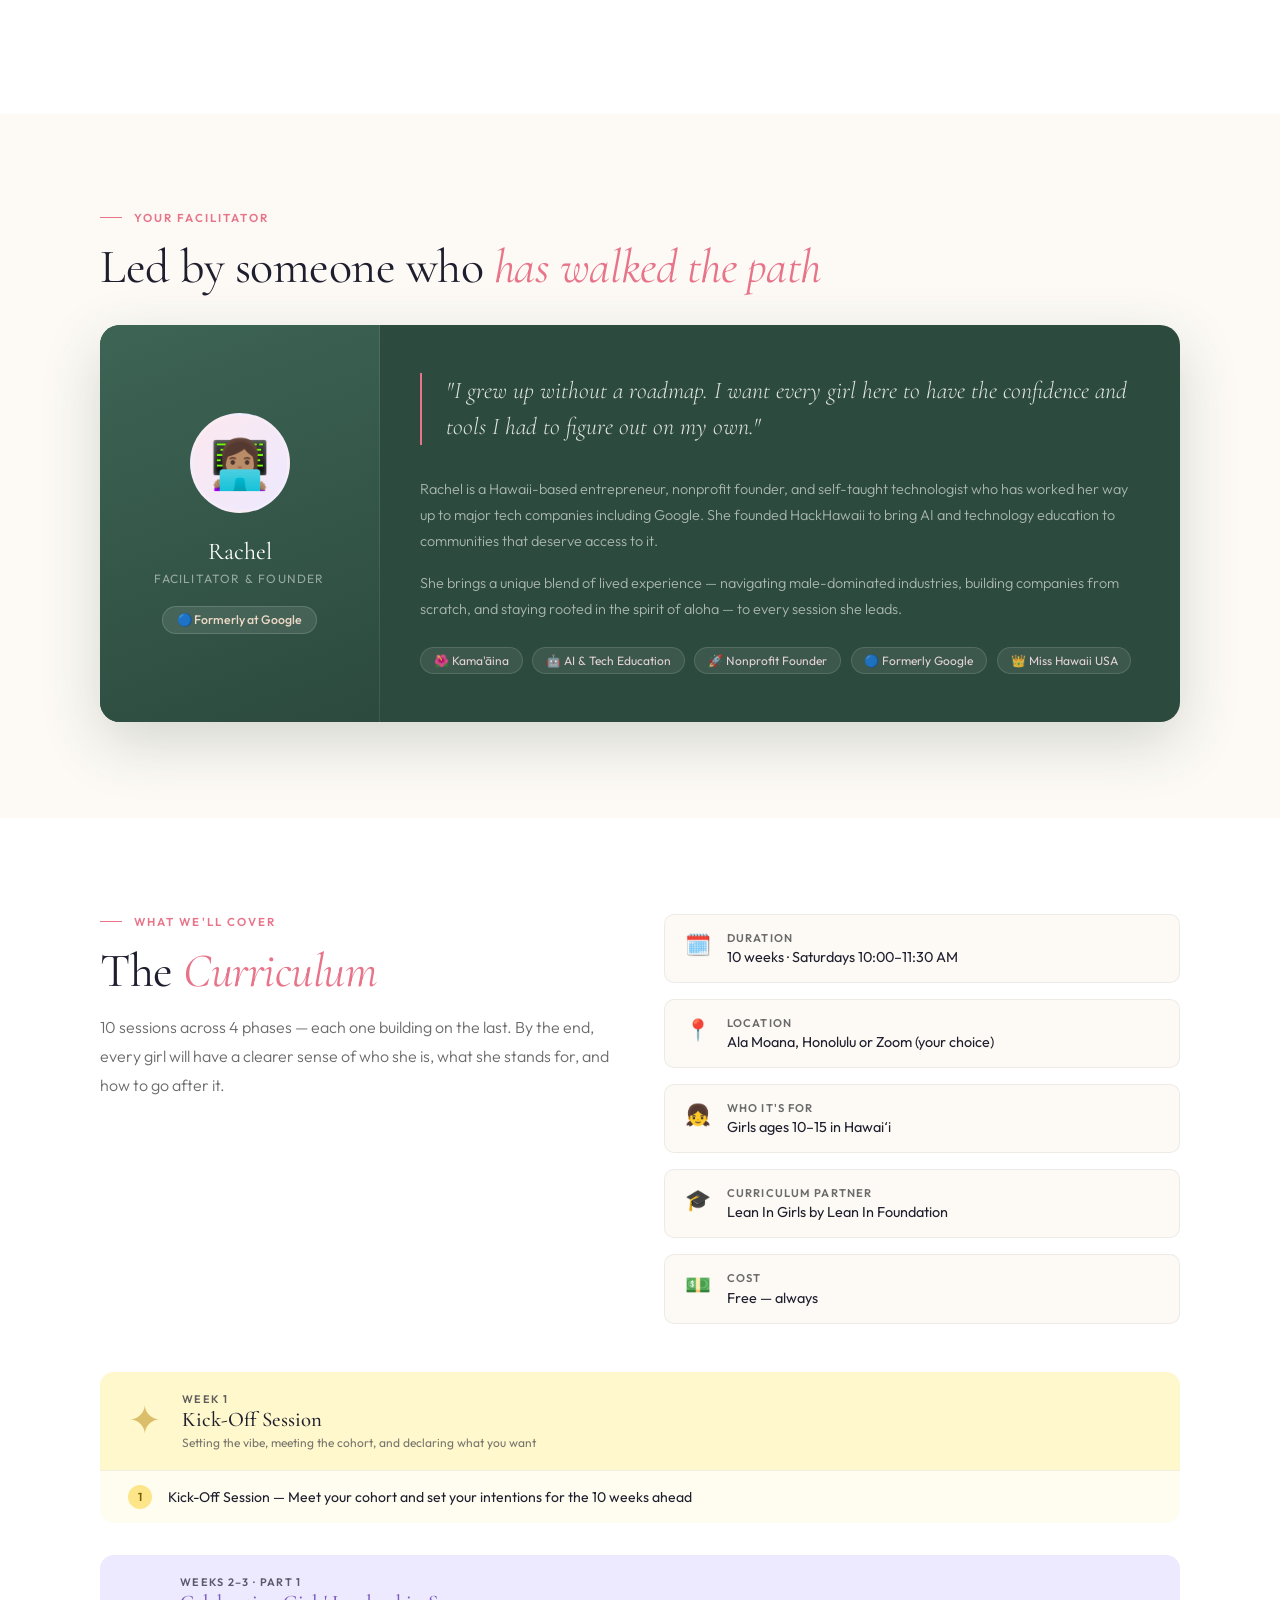
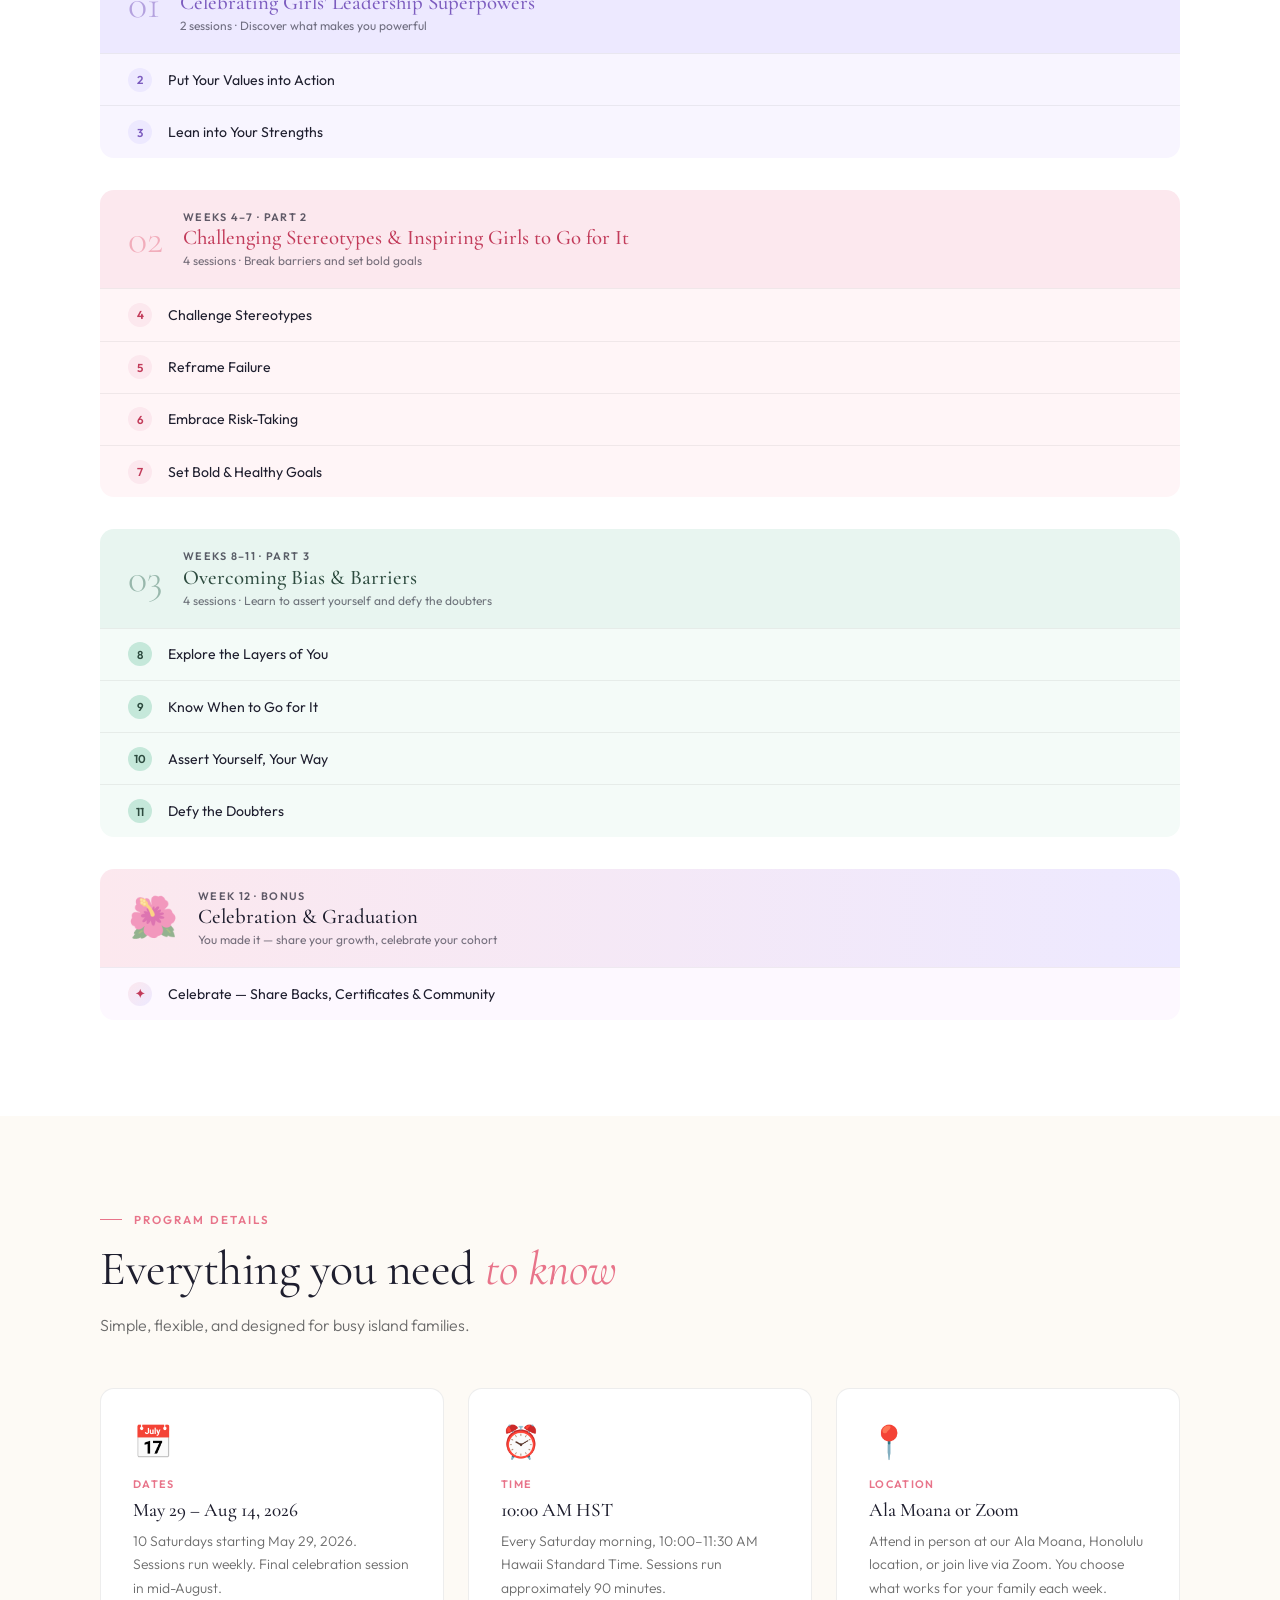
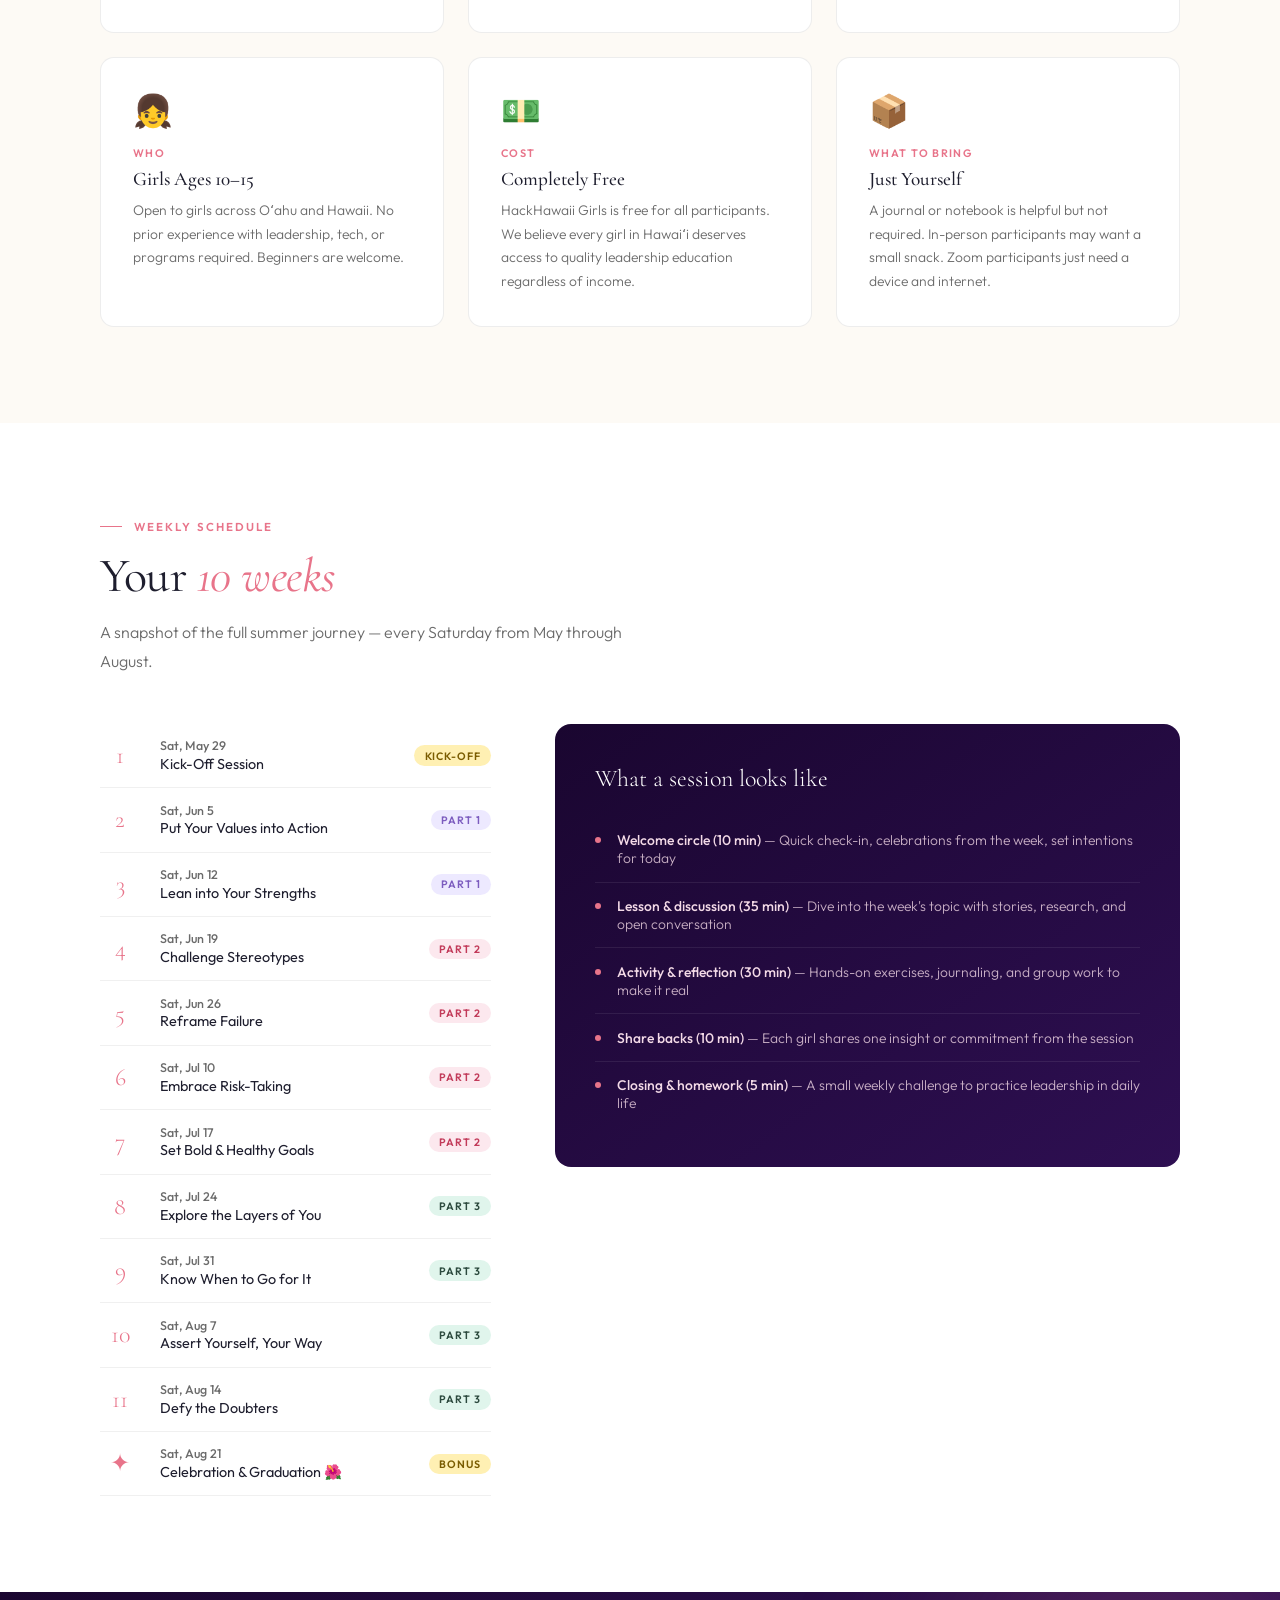
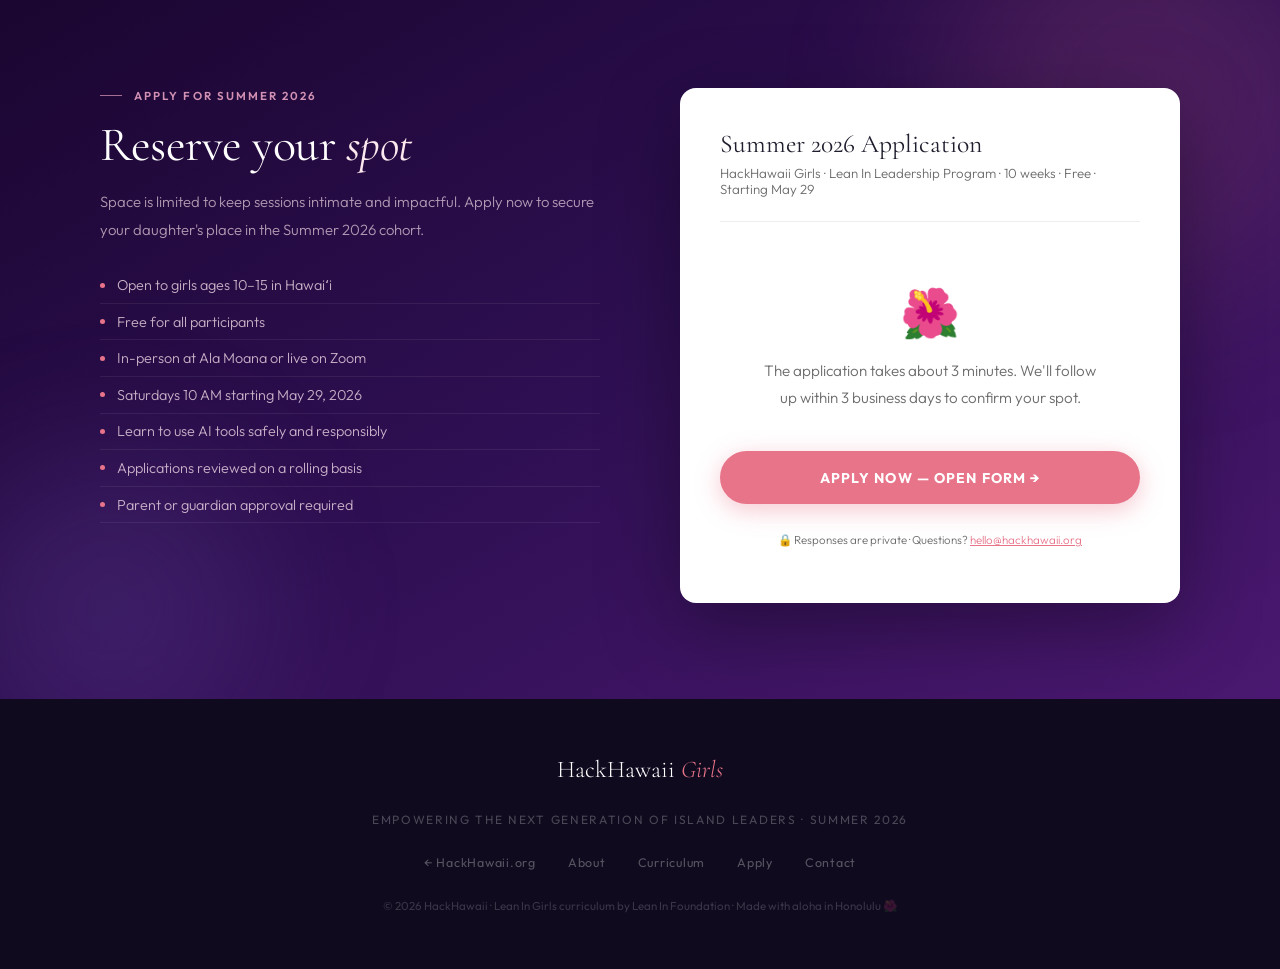
<file: girls.html>
<!DOCTYPE html>
<html lang="en">
<head>
<meta charset="UTF-8" />
<meta name="viewport" content="width=device-width, initial-scale=1.0" />
<title>HackHawaii Girls — Summer 2026</title>
<link href="https://fonts.googleapis.com/css2?family=Cormorant+Garamond:ital,wght@0,300;0,400;0,500;0,600;1,300;1,400;1,600&family=Outfit:wght@300;400;500;600;700&display=swap" rel="stylesheet" />
<style>
  :root {
    --cream:  #fdfaf5;
    --blush:  #fce8ee;
    --rose:   #e8748a;
    --berry:  #c23b5a;
    --lilac:  #ede9ff;
    --violet: #7c5cbf;
    --sun:    #fff0b3;
    --sun-d:  #f0b429;
    --forest: #2c4a3e;
    --sage:   #4a7c6a;
    --tan:    #c9b99a;
    --tan-d:  #a0896b;
    --mid:    #6b6b6b;
    --dark:   #1e1e2e;
    --white:  #ffffff;
  }

  *, *::before, *::after { box-sizing: border-box; margin: 0; padding: 0; }
  html { scroll-behavior: smooth; }
  body { font-family: 'Outfit', sans-serif; background: var(--cream); color: var(--dark); overflow-x: hidden; }

  /* ── NAV ── */
  nav {
    position: fixed; top: 0; left: 0; right: 0; z-index: 200;
    display: flex; align-items: center; justify-content: space-between;
    padding: 1.1rem 2.5rem;
    background: rgba(253,250,245,0.94);
    backdrop-filter: blur(18px);
    border-bottom: 1px solid rgba(232,116,138,0.14);
  }
  .nav-left { display: flex; align-items: center; gap: 0.5rem; text-decoration: none; }
  .nav-parent { font-family: 'Cormorant Garamond', serif; font-size: 1.15rem; font-weight: 500; color: var(--forest); }
  .nav-sep { color: var(--tan); margin: 0 0.3rem; }
  .nav-sub { font-family: 'Cormorant Garamond', serif; font-size: 1.15rem; font-weight: 600; font-style: italic; color: var(--rose); }
  .nav-cta {
    background: var(--rose); color: white; padding: 0.55rem 1.4rem;
    border-radius: 100px; font-size: 0.8rem; font-weight: 600;
    letter-spacing: 0.06em; text-transform: uppercase; text-decoration: none;
    transition: background 0.2s, transform 0.15s;
  }
  .nav-cta:hover { background: var(--berry); transform: translateY(-1px); }

  /* ── HERO ── */
  #hero {
    min-height: 100vh;
    background: linear-gradient(150deg, #1a0630 0%, #2e0f52 35%, #4a1870 65%, #1e0a38 100%);
    display: flex; flex-direction: column; justify-content: center;
    padding: 9rem 3rem 5rem; position: relative; overflow: hidden;
  }
  .orb {
    position: absolute; border-radius: 50%; pointer-events: none; filter: blur(80px);
  }
  .orb1 { width: 550px; height: 550px; background: rgba(232,116,138,0.2); top: -150px; right: -80px; animation: drift 14s ease-in-out infinite alternate; }
  .orb2 { width: 380px; height: 380px; background: rgba(124,92,191,0.25); bottom: -80px; left: -60px; animation: drift 10s ease-in-out infinite alternate-reverse; }
  .orb3 { width: 220px; height: 220px; background: rgba(240,180,41,0.18); top: 35%; right: 22%; animation: drift 16s ease-in-out infinite alternate; }
  @keyframes drift { from { transform: translate(0,0); } to { transform: translate(25px,-35px); } }

  /* sparkle dots */
  .sparkle { position: absolute; pointer-events: none; }
  .sparkle::before, .sparkle::after {
    content: '✦'; position: absolute; color: rgba(255,255,255,0.25);
    animation: twinkle 3s ease-in-out infinite alternate;
  }
  .s1 { top: 20%; left: 60%; font-size: 1rem; }
  .s2 { top: 60%; left: 75%; font-size: 0.6rem; animation-delay: 1s; }
  .s3 { top: 35%; left: 85%; font-size: 0.8rem; animation-delay: 2s; }
  @keyframes twinkle { from { opacity: 0.1; transform: scale(0.8); } to { opacity: 0.6; transform: scale(1.2); } }

  .hero-eyebrow {
    display: inline-flex; align-items: center; gap: 0.5rem;
    font-size: 0.75rem; font-weight: 500; letter-spacing: 0.18em;
    text-transform: uppercase; color: rgba(255,200,220,0.75);
    margin-bottom: 1.75rem;
    animation: fadeUp 0.7s ease both;
  }
  .hero-eyebrow::before { content: ''; width: 24px; height: 1px; background: rgba(255,180,200,0.5); display: block; }

  .hero-badge {
    display: inline-flex; align-items: center; gap: 0.5rem;
    background: rgba(255,255,255,0.08); border: 1px solid rgba(255,255,255,0.15);
    color: rgba(255,230,240,0.9); font-size: 0.78rem; font-weight: 500;
    padding: 0.4rem 1rem; border-radius: 100px; margin-bottom: 1rem;
    animation: fadeUp 0.7s 0.05s ease both;
  }

  .hero-title {
    font-family: 'Cormorant Garamond', serif;
    font-size: clamp(3.2rem, 8vw, 6.5rem);
    font-weight: 300; line-height: 1.0; letter-spacing: -0.02em;
    color: white; margin-bottom: 1.75rem;
    animation: fadeUp 0.7s 0.1s ease both;
  }
  .hero-title em { font-style: italic; color: var(--blush); }
  .hero-title .accent { color: var(--sun); }

  .hero-sub {
    font-size: 1.05rem; font-weight: 300; line-height: 1.8;
    color: rgba(255,230,240,0.7); max-width: 520px;
    margin-bottom: 2.5rem;
    animation: fadeUp 0.7s 0.2s ease both;
  }

  .hero-pills {
    display: flex; gap: 0.75rem; flex-wrap: wrap; margin-bottom: 2.5rem;
    animation: fadeUp 0.7s 0.25s ease both;
  }
  .pill {
    background: rgba(255,255,255,0.1); border: 1px solid rgba(255,255,255,0.2);
    color: rgba(255,235,245,0.9); font-size: 0.83rem; font-weight: 400;
    padding: 0.45rem 1rem; border-radius: 100px;
    display: flex; align-items: center; gap: 0.4rem;
  }

  .hero-actions {
    display: flex; gap: 1rem; flex-wrap: wrap;
    animation: fadeUp 0.7s 0.3s ease both;
  }
  .btn-rose {
    background: var(--rose); color: white;
    padding: 0.95rem 2.4rem; border-radius: 100px;
    font-weight: 600; font-size: 0.88rem; letter-spacing: 0.06em;
    text-decoration: none; text-transform: uppercase;
    transition: background 0.2s, transform 0.15s;
    box-shadow: 0 8px 30px rgba(232,116,138,0.4);
  }
  .btn-rose:hover { background: var(--berry); transform: translateY(-2px); }
  .btn-ghost-light {
    background: transparent; color: rgba(255,235,245,0.8);
    padding: 0.95rem 2.4rem; border-radius: 100px;
    font-weight: 500; font-size: 0.88rem; letter-spacing: 0.06em;
    text-decoration: none; text-transform: uppercase;
    border: 1px solid rgba(255,255,255,0.2); transition: border-color 0.2s, color 0.2s;
  }
  .btn-ghost-light:hover { border-color: var(--blush); color: white; }

  @keyframes fadeUp { from { opacity:0; transform:translateY(22px); } to { opacity:1; transform:translateY(0); } }

  /* ── SECTION BASE ── */
  section { padding: 6rem 3rem; }
  .section-inner { max-width: 1080px; margin: 0 auto; }
  .sec-label {
    font-size: 0.72rem; font-weight: 600; letter-spacing: 0.18em;
    text-transform: uppercase; color: var(--rose); margin-bottom: 1rem;
    display: flex; align-items: center; gap: 0.75rem;
  }
  .sec-label::before { content: ''; width: 22px; height: 1px; background: var(--rose); display: block; }
  .sec-title {
    font-family: 'Cormorant Garamond', serif;
    font-size: clamp(2rem, 4vw, 3rem); font-weight: 400; line-height: 1.1;
    letter-spacing: -0.01em; color: var(--dark); margin-bottom: 1rem;
  }
  .sec-title em { font-style: italic; color: var(--rose); }
  .sec-sub { font-size: 1rem; font-weight: 300; color: var(--mid); line-height: 1.8; max-width: 560px; margin-bottom: 3rem; }

  /* ── ABOUT LEAN IN ── */
  #about { background: white; }
  .about-grid { display: grid; grid-template-columns: 1fr 1fr; gap: 5rem; align-items: center; }
  .about-text p { font-size: 0.95rem; font-weight: 300; color: var(--mid); line-height: 1.85; margin-bottom: 1.25rem; }
  .about-text p strong { color: var(--dark); font-weight: 500; }
  .about-text a { color: var(--violet); text-decoration: underline; text-underline-offset: 3px; }

  .lean-in-box {
    background: linear-gradient(135deg, #f8f4ff 0%, #fff0f5 100%);
    border: 1px solid rgba(124,92,191,0.15); border-radius: 16px;
    padding: 2.5rem;
  }
  .lean-in-box .logo-line {
    font-family: 'Cormorant Garamond', serif;
    font-size: 1.3rem; font-weight: 600; color: var(--violet);
    margin-bottom: 0.4rem; letter-spacing: 0.02em;
  }
  .lean-in-box .logo-sub {
    font-size: 0.75rem; font-weight: 500; letter-spacing: 0.12em;
    text-transform: uppercase; color: rgba(124,92,191,0.6); margin-bottom: 1.5rem;
  }
  .lean-in-box p { font-size: 0.88rem; font-weight: 300; color: var(--mid); line-height: 1.8; margin-bottom: 1.25rem; }
  .lean-in-box .stat-row { display: flex; gap: 1.5rem; padding-top: 1.25rem; border-top: 1px solid rgba(124,92,191,0.1); }
  .lean-in-stat .num {
    font-family: 'Cormorant Garamond', serif; font-size: 2.2rem;
    font-weight: 300; color: var(--violet); line-height: 1;
  }
  .lean-in-stat .lbl { font-size: 0.72rem; font-weight: 400; color: var(--mid); letter-spacing: 0.06em; margin-top: 0.2rem; }

  /* ── FACILITATOR ── */
  #facilitator { background: var(--cream); }
  .facilitator-card {
    background: var(--forest); border-radius: 20px;
    display: grid; grid-template-columns: 280px 1fr; overflow: hidden;
    box-shadow: 0 20px 60px rgba(44,74,62,0.2);
  }
  .fac-left {
    background: linear-gradient(160deg, #3d6455, #2c4a3e);
    padding: 3rem 2rem; display: flex; flex-direction: column;
    align-items: center; justify-content: center; text-align: center;
    border-right: 1px solid rgba(255,255,255,0.07);
  }
  .fac-avatar {
    width: 100px; height: 100px; border-radius: 50%;
    background: linear-gradient(135deg, var(--blush), var(--lilac));
    display: flex; align-items: center; justify-content: center;
    font-size: 3rem; margin-bottom: 1.5rem;
    border: 3px solid rgba(255,255,255,0.15);
  }
  .fac-name { font-family: 'Cormorant Garamond', serif; font-size: 1.5rem; font-weight: 400; color: white; margin-bottom: 0.3rem; }
  .fac-role { font-size: 0.75rem; font-weight: 400; letter-spacing: 0.1em; text-transform: uppercase; color: rgba(255,255,255,0.5); margin-bottom: 1.25rem; }
  .fac-google {
    display: inline-flex; align-items: center; gap: 0.4rem;
    background: rgba(255,255,255,0.1); border: 1px solid rgba(255,255,255,0.15);
    color: rgba(255,230,210,0.9); font-size: 0.77rem; font-weight: 500;
    padding: 0.35rem 0.9rem; border-radius: 100px;
  }
  .fac-right { padding: 3rem 2.5rem; }
  .fac-right blockquote {
    font-family: 'Cormorant Garamond', serif; font-size: 1.5rem;
    font-weight: 300; font-style: italic; color: rgba(255,255,255,0.85);
    line-height: 1.5; margin-bottom: 2rem;
    padding-left: 1.5rem; border-left: 2px solid var(--rose);
  }
  .fac-right p { font-size: 0.9rem; font-weight: 300; color: rgba(255,255,255,0.6); line-height: 1.8; margin-bottom: 1rem; }
  .fac-chips { display: flex; gap: 0.6rem; flex-wrap: wrap; margin-top: 1.5rem; }
  .fac-chip {
    background: rgba(255,255,255,0.08); border: 1px solid rgba(255,255,255,0.12);
    color: rgba(255,230,240,0.85); font-size: 0.75rem; font-weight: 400;
    padding: 0.3rem 0.8rem; border-radius: 100px;
  }

  /* ── CURRICULUM ── */
  #curriculum { background: white; }
  .curr-intro { display: grid; grid-template-columns: 1fr 1fr; gap: 3rem; margin-bottom: 3rem; align-items: start; }
  .curr-meta { display: flex; flex-direction: column; gap: 1rem; }
  .curr-meta-item {
    display: flex; align-items: flex-start; gap: 1rem;
    padding: 1rem 1.25rem; border-radius: 10px;
    background: var(--cream); border: 1px solid rgba(0,0,0,0.06);
  }
  .curr-meta-icon { font-size: 1.3rem; flex-shrink: 0; }
  .curr-meta-label { font-size: 0.7rem; font-weight: 600; letter-spacing: 0.1em; text-transform: uppercase; color: var(--mid); margin-bottom: 0.2rem; }
  .curr-meta-val { font-size: 0.9rem; font-weight: 400; color: var(--dark); }

  /* phase blocks */
  .phases { display: flex; flex-direction: column; gap: 2rem; }
  .phase-block { border-radius: 14px; overflow: hidden; }

  .phase-header {
    display: flex; align-items: center; gap: 1.25rem;
    padding: 1.25rem 1.75rem;
  }
  .phase-num {
    font-family: 'Cormorant Garamond', serif; font-size: 2.5rem;
    font-weight: 300; line-height: 1; flex-shrink: 0; opacity: 0.5;
  }
  .phase-header-text {}
  .phase-tag { font-size: 0.68rem; font-weight: 600; letter-spacing: 0.12em; text-transform: uppercase; opacity: 0.7; margin-bottom: 0.15rem; }
  .phase-title { font-family: 'Cormorant Garamond', serif; font-size: 1.3rem; font-weight: 500; line-height: 1.2; }
  .phase-sessions { font-size: 0.75rem; font-weight: 400; opacity: 0.6; margin-top: 0.15rem; }

  .phase-sessions-list { display: flex; flex-direction: column; }
  .session-row {
    display: flex; align-items: center; gap: 1rem;
    padding: 0.85rem 1.75rem;
    border-top: 1px solid rgba(0,0,0,0.06);
    font-size: 0.88rem; font-weight: 400; color: var(--dark);
    transition: background 0.15s;
  }
  .session-row:hover { background: rgba(0,0,0,0.02); }
  .session-num {
    width: 24px; height: 24px; border-radius: 50%;
    display: flex; align-items: center; justify-content: center;
    font-size: 0.72rem; font-weight: 600; flex-shrink: 0;
  }

  /* kick-off: yellow */
  .phase-kickoff .phase-header { background: #fff8cc; }
  .phase-kickoff .phase-num { color: #b8860b; }
  .phase-kickoff .phase-sessions-list { background: #fffdf0; }
  .phase-kickoff .session-num { background: #fde68a; color: #92600a; }

  /* part 1: lilac */
  .phase-1 .phase-header { background: #ede9ff; }
  .phase-1 .phase-num { color: var(--violet); }
  .phase-1 .phase-title { color: var(--violet); }
  .phase-1 .phase-sessions-list { background: #f8f5ff; }
  .phase-1 .session-num { background: var(--lilac); color: var(--violet); }

  /* part 2: blush */
  .phase-2 .phase-header { background: #fce8ee; }
  .phase-2 .phase-num { color: var(--rose); }
  .phase-2 .phase-title { color: var(--berry); }
  .phase-2 .phase-sessions-list { background: #fff5f7; }
  .phase-2 .session-num { background: var(--blush); color: var(--berry); }

  /* part 3: sage */
  .phase-3 .phase-header { background: #e8f5f0; }
  .phase-3 .phase-num { color: var(--sage); }
  .phase-3 .phase-title { color: var(--forest); }
  .phase-3 .phase-sessions-list { background: #f4fbf8; }
  .phase-3 .session-num { background: #c5e8da; color: var(--forest); }

  /* bonus */
  .phase-bonus .phase-header { background: linear-gradient(90deg, #fce8ee, #ede9ff); }
  .phase-bonus .phase-num { color: var(--rose); }
  .phase-bonus .phase-sessions-list { background: #fdf8ff; }
  .phase-bonus .session-num { background: linear-gradient(135deg, var(--blush), var(--lilac)); color: var(--berry); }

  /* ── LOGISTICS ── */
  #logistics { background: var(--cream); }
  .logistics-grid { display: grid; grid-template-columns: repeat(3,1fr); gap: 1.5rem; }
  .log-card {
    background: white; border: 1px solid rgba(0,0,0,0.07); border-radius: 14px;
    padding: 2rem; transition: transform 0.2s, box-shadow 0.2s;
  }
  .log-card:hover { transform: translateY(-4px); box-shadow: 0 12px 40px rgba(0,0,0,0.08); }
  .log-icon { font-size: 2rem; margin-bottom: 1rem; }
  .log-label { font-size: 0.68rem; font-weight: 600; letter-spacing: 0.12em; text-transform: uppercase; color: var(--rose); margin-bottom: 0.4rem; }
  .log-card h3 { font-family: 'Cormorant Garamond', serif; font-size: 1.2rem; font-weight: 500; color: var(--dark); margin-bottom: 0.5rem; }
  .log-card p { font-size: 0.87rem; font-weight: 300; color: var(--mid); line-height: 1.7; }

  /* ── SCHEDULE ── */
  #schedule { background: white; }
  .schedule-grid { display: grid; grid-template-columns: 1fr 1.6fr; gap: 4rem; align-items: start; }
  .schedule-list { display: flex; flex-direction: column; }
  .week-row {
    display: flex; align-items: center; gap: 1.25rem;
    padding: 0.9rem 0; border-bottom: 1px solid rgba(0,0,0,0.06);
  }
  .week-num {
    font-family: 'Cormorant Garamond', serif; font-size: 1.5rem;
    font-weight: 300; color: var(--rose); width: 40px; text-align: center; flex-shrink: 0;
  }
  .week-info {}
  .week-date { font-size: 0.78rem; font-weight: 500; color: var(--mid); margin-bottom: 0.1rem; }
  .week-topic { font-size: 0.9rem; font-weight: 400; color: var(--dark); }
  .week-tag {
    margin-left: auto; flex-shrink: 0;
    font-size: 0.67rem; font-weight: 600; letter-spacing: 0.08em;
    text-transform: uppercase; padding: 0.2rem 0.65rem; border-radius: 100px;
  }
  .tag-violet { background: var(--lilac); color: var(--violet); }
  .tag-rose   { background: var(--blush); color: var(--berry); }
  .tag-green  { background: #e0f5ec; color: var(--forest); }
  .tag-sun    { background: var(--sun); color: #7a5c00; }

  .schedule-aside {
    background: linear-gradient(145deg, #1a0630 0%, #2e0f52 100%);
    border-radius: 16px; padding: 2.5rem; color: white;
  }
  .schedule-aside h3 {
    font-family: 'Cormorant Garamond', serif; font-size: 1.5rem;
    font-weight: 300; color: white; margin-bottom: 1.5rem;
  }
  .aside-item {
    display: flex; gap: 1rem; align-items: flex-start;
    padding: 0.9rem 0; border-bottom: 1px solid rgba(255,255,255,0.08);
    font-size: 0.87rem; font-weight: 300; color: rgba(255,230,240,0.75);
  }
  .aside-item:last-child { border-bottom: none; }
  .aside-item strong { color: rgba(255,230,240,0.95); font-weight: 500; }
  .aside-dot { width: 6px; height: 6px; border-radius: 50%; background: var(--rose); flex-shrink: 0; margin-top: 6px; }

  /* ── SIGN UP ── */
  #signup { background: linear-gradient(150deg, #1a0630 0%, #2e0f52 50%, #4a1870 100%); position: relative; overflow: hidden; }
  #signup .orb { position: absolute; }
  #signup .orb1 { width: 400px; height: 400px; background: rgba(232,116,138,0.15); top: -100px; right: -60px; filter: blur(80px); }
  #signup .orb2 { width: 300px; height: 300px; background: rgba(124,92,191,0.2); bottom: -60px; left: -40px; filter: blur(70px); }

  .signup-inner {
    max-width: 1080px; margin: 0 auto;
    display: grid; grid-template-columns: 1fr 1fr; gap: 5rem; align-items: start;
    position: relative; z-index: 1;
  }
  .signup-left .sec-label { color: rgba(255,180,210,0.8); }
  .signup-left .sec-label::before { background: rgba(255,180,210,0.6); }
  .signup-left .sec-title { color: white; }
  .signup-left .sec-title em { color: var(--blush); }
  .signup-left p { font-size: 0.93rem; font-weight: 300; color: rgba(255,230,240,0.65); line-height: 1.85; margin-bottom: 1.5rem; }
  .signup-left ul { list-style: none; }
  .signup-left ul li {
    display: flex; align-items: center; gap: 0.75rem;
    font-size: 0.9rem; font-weight: 300; color: rgba(255,230,240,0.75);
    padding: 0.55rem 0; border-bottom: 1px solid rgba(255,255,255,0.07);
  }
  .signup-left ul li::before { content: ''; width: 5px; height: 5px; border-radius: 50%; background: var(--rose); flex-shrink: 0; }

  .signup-form {
    background: white; border-radius: 16px; padding: 2.5rem;
    box-shadow: 0 24px 80px rgba(0,0,0,0.35);
  }
  .signup-form h3 {
    font-family: 'Cormorant Garamond', serif; font-size: 1.6rem;
    font-weight: 400; color: var(--dark); margin-bottom: 0.35rem;
  }
  .signup-form .form-sub {
    font-size: 0.83rem; font-weight: 300; color: var(--mid);
    margin-bottom: 1.75rem; padding-bottom: 1.5rem; border-bottom: 1px solid #eee;
  }
  .form-group { margin-bottom: 1.1rem; }
  .form-row { display: grid; grid-template-columns: 1fr 1fr; gap: 1rem; margin-bottom: 1.1rem; }
  label { display: block; font-size: 0.75rem; font-weight: 600; letter-spacing: 0.06em; text-transform: uppercase; color: var(--mid); margin-bottom: 0.4rem; }
  input, select, textarea {
    width: 100%; background: #fafafa; border: 1px solid #e5e5e5;
    border-radius: 8px; padding: 0.75rem 1rem;
    font-family: 'Outfit', sans-serif; font-size: 0.88rem; font-weight: 400;
    color: var(--dark); transition: border-color 0.2s, box-shadow 0.2s;
    outline: none;
  }
  input:focus, select:focus, textarea:focus {
    border-color: var(--rose); box-shadow: 0 0 0 3px rgba(232,116,138,0.12);
  }
  textarea { resize: vertical; min-height: 80px; }
  select { appearance: none; background-image: url("data:image/svg+xml,%3Csvg xmlns='http://www.w3.org/2000/svg' width='12' height='8' viewBox='0 0 12 8'%3E%3Cpath d='M1 1l5 5 5-5' stroke='%236b6b6b' stroke-width='1.5' fill='none' stroke-linecap='round'/%3E%3C/svg%3E"); background-repeat: no-repeat; background-position: right 1rem center; padding-right: 2.5rem; }

  .format-toggle { display: flex; gap: 0.75rem; }
  .format-btn {
    flex: 1; padding: 0.7rem; border-radius: 8px;
    border: 1.5px solid #e5e5e5; background: #fafafa;
    font-family: 'Outfit', sans-serif; font-size: 0.83rem; font-weight: 500;
    color: var(--mid); cursor: pointer; transition: all 0.2s; text-align: center;
  }
  .format-btn.active, .format-btn:hover { border-color: var(--rose); background: var(--blush); color: var(--berry); }

  .form-divider { height: 1px; background: #eee; margin: 1.25rem 0; }
  .section-heading { font-size: 0.7rem; font-weight: 700; letter-spacing: 0.12em; text-transform: uppercase; color: var(--rose); margin-bottom: 1rem; }

  .submit-btn {
    width: 100%; background: var(--rose); color: white;
    border: none; border-radius: 100px; padding: 1rem;
    font-family: 'Outfit', sans-serif; font-weight: 700; font-size: 0.88rem;
    letter-spacing: 0.08em; text-transform: uppercase;
    cursor: pointer; transition: background 0.2s, transform 0.15s;
    box-shadow: 0 6px 24px rgba(232,116,138,0.4);
    margin-top: 0.5rem;
  }
  .submit-btn:hover { background: var(--berry); transform: translateY(-1px); }
  .form-note { font-size: 0.72rem; font-weight: 300; color: var(--mid); text-align: center; margin-top: 0.75rem; }

  /* ── FOOTER ── */
  footer { background: #0f0a1e; padding: 3.5rem 3rem; }
  .footer-inner { max-width: 1080px; margin: 0 auto; display: flex; flex-direction: column; align-items: center; gap: 1.75rem; }
  .footer-logo { font-family: 'Cormorant Garamond', serif; font-size: 1.5rem; font-weight: 300; color: white; }
  .footer-logo em { font-style: italic; color: var(--rose); }
  .footer-tagline { font-size: 0.75rem; letter-spacing: 0.14em; text-transform: uppercase; color: rgba(255,255,255,0.25); }
  .footer-links { display: flex; gap: 2rem; }
  .footer-links a { font-size: 0.78rem; color: rgba(255,255,255,0.3); text-decoration: none; letter-spacing: 0.06em; transition: color 0.2s; }
  .footer-links a:hover { color: var(--rose); }
  .footer-copy { font-size: 0.72rem; color: rgba(255,255,255,0.18); }

  /* ── RESPONSIVE ── */
  @media (max-width: 860px) {
    nav { padding: 1rem 1.5rem; }
    section { padding: 4.5rem 1.5rem; }
    .about-grid, .curr-intro, .schedule-grid, .signup-inner, .facilitator-card { grid-template-columns: 1fr; }
    .logistics-grid { grid-template-columns: 1fr 1fr; }
    .facilitator-card .fac-left { border-right: none; border-bottom: 1px solid rgba(255,255,255,0.07); }
    .form-row { grid-template-columns: 1fr; }
    #hero { padding: 8rem 1.5rem 4rem; }
  }
  @media (max-width: 580px) {
    .logistics-grid { grid-template-columns: 1fr; }
  }
</style>
</head>
<body>

<!-- NAV -->
<nav>
  <a class="nav-left" href="hackhawaii.html" style="text-decoration:none;">
    <span class="nav-parent">HackHawaii</span>
    <span class="nav-sep">/</span>
    <span class="nav-sub">Girls</span>
  </a>
  <a href="https://docs.google.com/forms/d/1Mnd_1k2u8VJY9pKwmx0h9B23HaRH9E-Am4RWIvm_-Mo/viewform" target="_blank" class="nav-cta">Apply Now</a>
</nav>

<!-- HERO -->
<section id="hero">
  <div class="orb orb1"></div>
  <div class="orb orb2"></div>
  <div class="orb orb3"></div>
  <span class="sparkle s1">✦</span>
  <span class="sparkle s2">✦</span>
  <span class="sparkle s3">✦</span>

  <div style="max-width:680px; position:relative; z-index:2;">
    <div class="hero-eyebrow">HackHawaii Girls · Summer 2026</div>
    <div class="hero-badge">🌺 A Lean In Girls Program · Honolulu, Hawaiʻi</div>
    <h1 class="hero-title">
      Built to <em>Lead.</em><br>
      Born to <span class="accent">Shine.</span>
    </h1>
    <p class="hero-sub">
      A 10-week leadership program for girls ages 10–15 in Hawaiʻi, powered by the Lean In Girls curriculum and facilitated by a female tech leader who has worked at Google.
    </p>
    <div class="hero-pills">
      <div class="pill">📅 10 Saturdays · Starting May 29</div>
      <div class="pill">⏰ 10:00 AM HST</div>
      <div class="pill">📍 Ala Moana or Zoom</div>
      <div class="pill">👧 Ages 10–15</div>
      <div class="pill">✨ Free to attend</div>
    </div>
    <div class="hero-actions">
      <a href="https://docs.google.com/forms/d/1Mnd_1k2u8VJY9pKwmx0h9B23HaRH9E-Am4RWIvm_-Mo/viewform" target="_blank" class="btn-rose">Apply for Summer 2026</a>
      <a href="#curriculum" class="btn-ghost-light">See the Curriculum</a>
    </div>
  </div>
</section>

<!-- ABOUT LEAN IN -->
<section id="about">
  <div class="section-inner">
    <div class="about-grid">
      <div class="about-text">
        <div class="sec-label">About the Program</div>
        <h2 class="sec-title">Leadership starts <em>here</em></h2>
        <p>HackHawaii Girls is a free summer leadership program designed to help young women in Hawaiʻi discover their strengths, challenge stereotypes, and build the confidence to go after anything they want.</p>
        <p>We partner with <strong>Lean In Girls</strong> — a program created by <strong>Sheryl Sandberg's Lean In Foundation</strong> — to deliver a structured, research-backed curriculum that has empowered thousands of girls worldwide.</p>
        <p>Our program is facilitated by a <strong>female tech leader with experience at Google</strong>, bringing real-world perspective on what it means to build a career, lead teams, and break barriers in one of the world's most competitive industries.</p>
        <p>Sessions are held every Saturday morning — <strong>in person at Ala Moana on Oʻahu</strong> or <strong>live on Zoom</strong> — so girls from across the island can participate.</p>
        <p>As a special bonus woven throughout the program, girls will also learn how to <strong>use AI tools safely and responsibly</strong> — practical skills that will serve them in school, future careers, and everyday life.</p>
      </div>
      <div class="lean-in-box">
        <div class="logo-line">Lean In Girls</div>
        <div class="logo-sub">A program by the Lean In Foundation</div>
        <p>Lean In Girls is a free curriculum designed to help girls ages 8–18 develop confidence, build leadership skills, and learn to advocate for themselves. It was created in partnership with world-class researchers and educators.</p>
        <p>The curriculum covers values, strengths, resilience, risk-taking, goal-setting, and self-advocacy — everything girls need to thrive in school, work, and life.</p>
        <p>Learn more at <a href="https://leanin.org/girls" target="_blank">leanin.org/girls</a></p>
        <div class="stat-row">
          <div class="lean-in-stat"><div class="num">10</div><div class="lbl">Sessions</div></div>
          <div class="lean-in-stat"><div class="num">10–15</div><div class="lbl">Ages</div></div>
          <div class="lean-in-stat"><div class="num">Free</div><div class="lbl">Always</div></div>
        </div>
      </div>
    </div>
  </div>
</section>

<!-- FACILITATOR -->
<section id="facilitator">
  <div class="section-inner">
    <div class="sec-label">Your Facilitator</div>
    <h2 class="sec-title" style="margin-bottom:2rem;">Led by someone who <em>has walked the path</em></h2>
    <div class="facilitator-card">
      <div class="fac-left">
        <div class="fac-avatar">👩🏽‍💻</div>
        <div class="fac-name">Rachel</div>
        <div class="fac-role">Facilitator & Founder</div>
        <div class="fac-google">🔵 Formerly at Google</div>
      </div>
      <div class="fac-right">
        <blockquote>"I grew up without a roadmap. I want every girl here to have the confidence and tools I had to figure out on my own."</blockquote>
        <p>Rachel is a Hawaii-based entrepreneur, nonprofit founder, and self-taught technologist who has worked her way up to major tech companies including Google. She founded HackHawaii to bring AI and technology education to communities that deserve access to it.</p>
        <p>She brings a unique blend of lived experience — navigating male-dominated industries, building companies from scratch, and staying rooted in the spirit of aloha — to every session she leads.</p>
        <div class="fac-chips">
          <span class="fac-chip">🌺 Kama'āina</span>
          <span class="fac-chip">🤖 AI & Tech Education</span>
          <span class="fac-chip">🚀 Nonprofit Founder</span>
          <span class="fac-chip">🔵 Formerly Google</span>
          <span class="fac-chip">👑 Miss Hawaii USA</span>
        </div>
      </div>
    </div>
  </div>
</section>

<!-- CURRICULUM -->
<section id="curriculum">
  <div class="section-inner">
    <div class="curr-intro">
      <div>
        <div class="sec-label">What We'll Cover</div>
        <h2 class="sec-title">The <em>Curriculum</em></h2>
        <p class="sec-sub" style="margin-bottom:0;">10 sessions across 4 phases — each one building on the last. By the end, every girl will have a clearer sense of who she is, what she stands for, and how to go after it.</p>
      </div>
      <div class="curr-meta">
        <div class="curr-meta-item"><div class="curr-meta-icon">🗓️</div><div><div class="curr-meta-label">Duration</div><div class="curr-meta-val">10 weeks · Saturdays 10:00–11:30 AM</div></div></div>
        <div class="curr-meta-item"><div class="curr-meta-icon">📍</div><div><div class="curr-meta-label">Location</div><div class="curr-meta-val">Ala Moana, Honolulu or Zoom (your choice)</div></div></div>
        <div class="curr-meta-item"><div class="curr-meta-icon">👧</div><div><div class="curr-meta-label">Who It's For</div><div class="curr-meta-val">Girls ages 10–15 in Hawaiʻi</div></div></div>
        <div class="curr-meta-item"><div class="curr-meta-icon">🎓</div><div><div class="curr-meta-label">Curriculum Partner</div><div class="curr-meta-val">Lean In Girls by Lean In Foundation</div></div></div>
        <div class="curr-meta-item"><div class="curr-meta-icon">💵</div><div><div class="curr-meta-label">Cost</div><div class="curr-meta-val">Free — always</div></div></div>
      </div>
    </div>

    <div class="phases">

      <!-- KICK-OFF -->
      <div class="phase-block phase-kickoff">
        <div class="phase-header">
          <div class="phase-num">✦</div>
          <div class="phase-header-text">
            <div class="phase-tag">Week 1</div>
            <div class="phase-title">Kick-Off Session</div>
            <div class="phase-sessions">Setting the vibe, meeting the cohort, and declaring what you want</div>
          </div>
        </div>
        <div class="phase-sessions-list">
          <div class="session-row"><span class="session-num" style="background:#fde68a;color:#7a5a00;">1</span>Kick-Off Session — Meet your cohort and set your intentions for the 10 weeks ahead</div>
        </div>
      </div>

      <!-- PART 1 -->
      <div class="phase-block phase-1">
        <div class="phase-header">
          <div class="phase-num">01</div>
          <div class="phase-header-text">
            <div class="phase-tag">Weeks 2–3 · Part 1</div>
            <div class="phase-title">Celebrating Girls' Leadership Superpowers</div>
            <div class="phase-sessions">2 sessions · Discover what makes you powerful</div>
          </div>
        </div>
        <div class="phase-sessions-list">
          <div class="session-row"><span class="session-num">2</span>Put Your Values into Action</div>
          <div class="session-row"><span class="session-num">3</span>Lean into Your Strengths</div>
        </div>
      </div>

      <!-- PART 2 -->
      <div class="phase-block phase-2">
        <div class="phase-header">
          <div class="phase-num">02</div>
          <div class="phase-header-text">
            <div class="phase-tag">Weeks 4–7 · Part 2</div>
            <div class="phase-title">Challenging Stereotypes & Inspiring Girls to Go for It</div>
            <div class="phase-sessions">4 sessions · Break barriers and set bold goals</div>
          </div>
        </div>
        <div class="phase-sessions-list">
          <div class="session-row"><span class="session-num">4</span>Challenge Stereotypes</div>
          <div class="session-row"><span class="session-num">5</span>Reframe Failure</div>
          <div class="session-row"><span class="session-num">6</span>Embrace Risk-Taking</div>
          <div class="session-row"><span class="session-num">7</span>Set Bold &amp; Healthy Goals</div>
        </div>
      </div>

      <!-- PART 3 -->
      <div class="phase-block phase-3">
        <div class="phase-header">
          <div class="phase-num">03</div>
          <div class="phase-header-text">
            <div class="phase-tag">Weeks 8–11 · Part 3</div>
            <div class="phase-title">Overcoming Bias &amp; Barriers</div>
            <div class="phase-sessions">4 sessions · Learn to assert yourself and defy the doubters</div>
          </div>
        </div>
        <div class="phase-sessions-list">
          <div class="session-row"><span class="session-num">8</span>Explore the Layers of You</div>
          <div class="session-row"><span class="session-num">9</span>Know When to Go for It</div>
          <div class="session-row"><span class="session-num">10</span>Assert Yourself, Your Way</div>
          <div class="session-row"><span class="session-num">11</span>Defy the Doubters</div>
        </div>
      </div>

      <!-- BONUS -->
      <div class="phase-block phase-bonus">
        <div class="phase-header">
          <div class="phase-num">🌺</div>
          <div class="phase-header-text">
            <div class="phase-tag">Week 12 · Bonus</div>
            <div class="phase-title">Celebration &amp; Graduation</div>
            <div class="phase-sessions">You made it — share your growth, celebrate your cohort</div>
          </div>
        </div>
        <div class="phase-sessions-list">
          <div class="session-row"><span class="session-num" style="background:linear-gradient(135deg,#fce8ee,#ede9ff);color:#c23b5a;">✦</span>Celebrate — Share Backs, Certificates &amp; Community</div>
        </div>
      </div>

    </div>
  </div>
</section>

<!-- LOGISTICS -->
<section id="logistics">
  <div class="section-inner">
    <div class="sec-label">Program Details</div>
    <h2 class="sec-title">Everything you need <em>to know</em></h2>
    <p class="sec-sub">Simple, flexible, and designed for busy island families.</p>
    <div class="logistics-grid">
      <div class="log-card">
        <div class="log-icon">📅</div>
        <div class="log-label">Dates</div>
        <h3>May 29 – Aug 14, 2026</h3>
        <p>10 Saturdays starting May 29, 2026. Sessions run weekly. Final celebration session in mid-August.</p>
      </div>
      <div class="log-card">
        <div class="log-icon">⏰</div>
        <div class="log-label">Time</div>
        <h3>10:00 AM HST</h3>
        <p>Every Saturday morning, 10:00–11:30 AM Hawaii Standard Time. Sessions run approximately 90 minutes.</p>
      </div>
      <div class="log-card">
        <div class="log-icon">📍</div>
        <div class="log-label">Location</div>
        <h3>Ala Moana or Zoom</h3>
        <p>Attend in person at our Ala Moana, Honolulu location, or join live via Zoom. You choose what works for your family each week.</p>
      </div>
      <div class="log-card">
        <div class="log-icon">👧</div>
        <div class="log-label">Who</div>
        <h3>Girls Ages 10–15</h3>
        <p>Open to girls across Oʻahu and Hawaii. No prior experience with leadership, tech, or programs required. Beginners are welcome.</p>
      </div>
      <div class="log-card">
        <div class="log-icon">💵</div>
        <div class="log-label">Cost</div>
        <h3>Completely Free</h3>
        <p>HackHawaii Girls is free for all participants. We believe every girl in Hawaiʻi deserves access to quality leadership education regardless of income.</p>
      </div>
      <div class="log-card">
        <div class="log-icon">📦</div>
        <div class="log-label">What to Bring</div>
        <h3>Just Yourself</h3>
        <p>A journal or notebook is helpful but not required. In-person participants may want a small snack. Zoom participants just need a device and internet.</p>
      </div>
    </div>
  </div>
</section>

<!-- SCHEDULE -->
<section id="schedule">
  <div class="section-inner">
    <div class="sec-label">Weekly Schedule</div>
    <h2 class="sec-title">Your <em>10 weeks</em></h2>
    <p class="sec-sub">A snapshot of the full summer journey — every Saturday from May through August.</p>
    <div class="schedule-grid">
      <div class="schedule-list">
        <div class="week-row"><span class="week-num">1</span><div class="week-info"><div class="week-date">Sat, May 29</div><div class="week-topic">Kick-Off Session</div></div><span class="week-tag tag-sun">Kick-Off</span></div>
        <div class="week-row"><span class="week-num">2</span><div class="week-info"><div class="week-date">Sat, Jun 5</div><div class="week-topic">Put Your Values into Action</div></div><span class="week-tag tag-violet">Part 1</span></div>
        <div class="week-row"><span class="week-num">3</span><div class="week-info"><div class="week-date">Sat, Jun 12</div><div class="week-topic">Lean into Your Strengths</div></div><span class="week-tag tag-violet">Part 1</span></div>
        <div class="week-row"><span class="week-num">4</span><div class="week-info"><div class="week-date">Sat, Jun 19</div><div class="week-topic">Challenge Stereotypes</div></div><span class="week-tag tag-rose">Part 2</span></div>
        <div class="week-row"><span class="week-num">5</span><div class="week-info"><div class="week-date">Sat, Jun 26</div><div class="week-topic">Reframe Failure</div></div><span class="week-tag tag-rose">Part 2</span></div>
        <div class="week-row"><span class="week-num">6</span><div class="week-info"><div class="week-date">Sat, Jul 10</div><div class="week-topic">Embrace Risk-Taking</div></div><span class="week-tag tag-rose">Part 2</span></div>
        <div class="week-row"><span class="week-num">7</span><div class="week-info"><div class="week-date">Sat, Jul 17</div><div class="week-topic">Set Bold &amp; Healthy Goals</div></div><span class="week-tag tag-rose">Part 2</span></div>
        <div class="week-row"><span class="week-num">8</span><div class="week-info"><div class="week-date">Sat, Jul 24</div><div class="week-topic">Explore the Layers of You</div></div><span class="week-tag tag-green">Part 3</span></div>
        <div class="week-row"><span class="week-num">9</span><div class="week-info"><div class="week-date">Sat, Jul 31</div><div class="week-topic">Know When to Go for It</div></div><span class="week-tag tag-green">Part 3</span></div>
        <div class="week-row"><span class="week-num">10</span><div class="week-info"><div class="week-date">Sat, Aug 7</div><div class="week-topic">Assert Yourself, Your Way</div></div><span class="week-tag tag-green">Part 3</span></div>
        <div class="week-row"><span class="week-num">11</span><div class="week-info"><div class="week-date">Sat, Aug 14</div><div class="week-topic">Defy the Doubters</div></div><span class="week-tag tag-green">Part 3</span></div>
        <div class="week-row"><span class="week-num">✦</span><div class="week-info"><div class="week-date">Sat, Aug 21</div><div class="week-topic">Celebration &amp; Graduation 🌺</div></div><span class="week-tag tag-sun">Bonus</span></div>
      </div>
      <div class="schedule-aside">
        <h3>What a session looks like</h3>
        <div class="aside-item"><div class="aside-dot"></div><div><strong>Welcome circle (10 min)</strong> — Quick check-in, celebrations from the week, set intentions for today</div></div>
        <div class="aside-item"><div class="aside-dot"></div><div><strong>Lesson &amp; discussion (35 min)</strong> — Dive into the week's topic with stories, research, and open conversation</div></div>
        <div class="aside-item"><div class="aside-dot"></div><div><strong>Activity &amp; reflection (30 min)</strong> — Hands-on exercises, journaling, and group work to make it real</div></div>
        <div class="aside-item"><div class="aside-dot"></div><div><strong>Share backs (10 min)</strong> — Each girl shares one insight or commitment from the session</div></div>
        <div class="aside-item"><div class="aside-dot"></div><div><strong>Closing &amp; homework (5 min)</strong> — A small weekly challenge to practice leadership in daily life</div></div>
      </div>
    </div>
  </div>
</section>

<!-- SIGN UP -->
<section id="signup">
  <div class="orb orb1"></div>
  <div class="orb orb2"></div>
  <div class="signup-inner">
    <div class="signup-left">
      <div class="sec-label">Apply for Summer 2026</div>
      <h2 class="sec-title">Reserve your <em>spot</em></h2>
      <p>Space is limited to keep sessions intimate and impactful. Apply now to secure your daughter's place in the Summer 2026 cohort.</p>
      <ul>
        <li>Open to girls ages 10–15 in Hawaiʻi</li>
        <li>Free for all participants</li>
        <li>In-person at Ala Moana or live on Zoom</li>
        <li>Saturdays 10 AM starting May 29, 2026</li>
        <li>Learn to use AI tools safely and responsibly</li>
        <li>Applications reviewed on a rolling basis</li>
        <li>Parent or guardian approval required</li>
      </ul>
    </div>

    <div class="signup-form">
      <h3>Summer 2026 Application</h3>
      <p class="form-sub">HackHawaii Girls · Lean In Leadership Program · 10 weeks · Free · Starting May 29</p>

      <div style="text-align:center; padding: 2rem 0 1rem;">
        <div style="font-size:3rem; margin-bottom:1rem;">🌺</div>
        <p style="font-size:0.95rem; font-weight:300; color:var(--mid); line-height:1.75; max-width:340px; margin:0 auto 2rem;">
          The application takes about 3 minutes. We'll follow up within 3 business days to confirm your spot.
        </p>
        <a
          href="https://docs.google.com/forms/d/1Mnd_1k2u8VJY9pKwmx0h9B23HaRH9E-Am4RWIvm_-Mo/viewform"
          target="_blank"
          class="submit-btn"
          style="display:inline-block; text-decoration:none; width:100%; padding:1.1rem 2rem; margin-bottom:1rem;"
        >Apply Now — Open Form →</a>
        <p class="form-note">🔒 Responses are private · Questions? <a href="mailto:hello@hackhawaii.org" style="color:var(--rose);">hello@hackhawaii.org</a></p>
      </div>
    </div>
  </div>
</section>

<!-- FOOTER -->
<footer>
  <div class="footer-inner">
    <div class="footer-logo">HackHawaii <em>Girls</em></div>
    <div class="footer-tagline">Empowering the Next Generation of Island Leaders · Summer 2026</div>
    <div class="footer-links">
      <a href="hackhawaii.html">← HackHawaii.org</a>
      <a href="#about">About</a>
      <a href="#curriculum">Curriculum</a>
      <a href="#signup">Apply</a>
      <a href="mailto:hello@hackhawaii.org">Contact</a>
    </div>
    <p class="footer-copy">© 2026 HackHawaii · Lean In Girls curriculum by Lean In Foundation · Made with aloha in Honolulu 🌺</p>
  </div>
</footer>

<script>
function toggleFormat(btn) {
  document.querySelectorAll('.format-btn').forEach(b => b.classList.remove('active'));
  btn.classList.add('active');
}
function handleSubmit() {
  const btn = document.querySelector('.submit-btn');
  btn.textContent = '✓ Application Received!';
  btn.style.background = '#2c4a3e';
  btn.style.boxShadow = 'none';
  btn.disabled = true;
}
</script>
</body>
</html>
</file>
<file: style.css>
/* ===================================
   HackHawaii — High-End Nonprofit CSS
   =================================== */

@import url('https://fonts.googleapis.com/css2?family=Cormorant+Garamond:ital,wght@0,400;0,500;0,600;1,400;1,500&family=Outfit:wght@300;400;500;600&display=swap');

:root {
  --sand:        #F7F3EC;
  --sand-mid:    #EDE6D8;
  --sand-border: #D8CFBC;
  --forest:      #1E3A1F;
  --forest-mid:  #2D5530;
  --forest-light:#4A7C50;
  --sage:        #8BAF8E;
  --sage-light:  #C5D9C7;
  --sage-pale:   #E8F0E9;
  --ink:         #1A1812;
  --ink-mid:     #3D3A30;
  --ink-light:   #6B6659;
  --ink-faint:   #9E9A8E;
  --cream:       #FDFAF5;
  --white:       #FFFFFF;
  --display:     'Cormorant Garamond', Georgia, serif;
  --body:        'Outfit', system-ui, sans-serif;
  --max-w:       1100px;
  --section-v:   6rem;
}

*, *::before, *::after { margin: 0; padding: 0; box-sizing: border-box; }
html { scroll-behavior: smooth; font-size: 16px; }
body {
  font-family: var(--body);
  background: var(--sand);
  color: var(--ink);
  line-height: 1.7;
  -webkit-font-smoothing: antialiased;
}

/* Utilities */
.inner { max-width: var(--max-w); margin: 0 auto; padding: 0 2rem; }
.eyebrow {
  font-size: 0.7rem; font-weight: 600; letter-spacing: 0.18em;
  text-transform: uppercase; color: var(--forest-light);
  display: block; margin-bottom: 0.75rem;
}
.divider { width: 40px; height: 2px; background: var(--forest-light); margin: 1.5rem 0; }

/* Buttons */
.btn {
  display: inline-flex; align-items: center; gap: 0.5rem;
  font-family: var(--body); font-size: 0.85rem; font-weight: 600;
  letter-spacing: 0.04em; text-decoration: none; border-radius: 2px;
  cursor: pointer; transition: all 0.2s ease; border: none;
  padding: 0.85rem 2rem;
}
.btn-forest { background: var(--forest); color: var(--cream); }
.btn-forest:hover { background: var(--forest-mid); transform: translateY(-1px); box-shadow: 0 6px 20px rgba(30,58,31,0.25); }
.btn-outline { background: transparent; color: var(--forest); border: 1.5px solid var(--forest); }
.btn-outline:hover { background: var(--forest); color: var(--cream); }
.btn-full { width: 100%; justify-content: center; padding: 1rem 2rem; font-size: 0.9rem; }
.btn-arrow::after { content: '→'; font-size: 1rem; transition: transform 0.2s; }
.btn-arrow:hover::after { transform: translateX(4px); }

/* Navigation */
nav {
  position: sticky; top: 0; z-index: 200;
  background: rgba(253,250,245,0.96);
  backdrop-filter: blur(12px); -webkit-backdrop-filter: blur(12px);
  border-bottom: 1px solid var(--sand-border);
}
.nav-inner {
  max-width: var(--max-w); margin: 0 auto; padding: 0 2rem;
  height: 68px; display: flex; align-items: center; justify-content: space-between;
}
.nav-logo { text-decoration: none; display: flex; flex-direction: column; line-height: 1; }
.nav-logo-main { font-family: var(--display); font-size: 1.5rem; font-weight: 600; color: var(--forest); letter-spacing: -0.01em; }
.nav-logo-sub { font-size: 0.6rem; font-weight: 600; letter-spacing: 0.16em; text-transform: uppercase; color: var(--ink-faint); margin-top: 1px; }
.nav-menu { display: flex; align-items: center; gap: 2.5rem; list-style: none; }
.nav-menu a { font-size: 0.82rem; font-weight: 500; color: var(--ink-mid); text-decoration: none; letter-spacing: 0.02em; transition: color 0.2s; }
.nav-menu a:hover { color: var(--forest); }
.nav-menu .nav-cta { background: var(--forest); color: var(--cream); padding: 0.5rem 1.25rem; border-radius: 2px; font-weight: 600; letter-spacing: 0.04em; transition: background 0.2s, box-shadow 0.2s; }
.nav-menu .nav-cta:hover { background: var(--forest-mid); box-shadow: 0 4px 14px rgba(30,58,31,0.22); }
.nav-hamburger { display: none; background: none; border: none; cursor: pointer; padding: 4px; flex-direction: column; gap: 5px; }
.nav-hamburger span { display: block; width: 22px; height: 1.5px; background: var(--ink); transition: all 0.25s; }

/* Hero */
.hero { background: var(--cream); padding: 7rem 2rem 6rem; position: relative; overflow: hidden; }
.hero::before {
  content: ''; position: absolute; inset: 0; pointer-events: none;
  background-image: radial-gradient(circle at 80% 20%, rgba(139,175,142,0.12) 0%, transparent 50%), radial-gradient(circle at 10% 90%, rgba(196,217,199,0.1) 0%, transparent 45%);
}
.hero::after { content: ''; position: absolute; top: 0; bottom: 0; left: 0; width: 4px; background: linear-gradient(to bottom, var(--forest), var(--sage), transparent); opacity: 0.5; }
.hero-inner { max-width: var(--max-w); margin: 0 auto; display: grid; grid-template-columns: 1fr 420px; gap: 5rem; align-items: center; position: relative; z-index: 1; }
.hero-tag { display: inline-flex; align-items: center; gap: 0.5rem; background: var(--sage-pale); border: 1px solid var(--sage-light); border-radius: 2px; padding: 0.35rem 0.9rem; margin-bottom: 2rem; }
.hero-tag-dot { width: 6px; height: 6px; border-radius: 50%; background: var(--forest-light); flex-shrink: 0; }
.hero-tag-text { font-size: 0.7rem; font-weight: 600; letter-spacing: 0.14em; text-transform: uppercase; color: var(--forest); }
.hero h1 { font-family: var(--display); font-size: clamp(3rem,5vw,4.8rem); font-weight: 500; line-height: 1.05; color: var(--ink); margin-bottom: 1.5rem; letter-spacing: -0.02em; }
.hero h1 em { font-style: italic; color: var(--forest-mid); }
.hero-sub { font-size: 1.05rem; font-weight: 300; color: var(--ink-light); line-height: 1.8; max-width: 480px; margin-bottom: 2.5rem; }
.hero-actions { display: flex; gap: 1rem; flex-wrap: wrap; }
.hero-note { margin-top: 1.5rem; font-size: 0.8rem; color: var(--ink-faint); display: flex; align-items: center; gap: 0.5rem; }
.hero-note::before { content: ''; display: inline-block; width: 16px; height: 1px; background: var(--sand-border); }

/* Hero card */
.hero-card { background: var(--white); border: 1px solid var(--sand-border); border-radius: 4px; overflow: hidden; box-shadow: 0 16px 48px rgba(30,58,31,0.1), 0 2px 8px rgba(0,0,0,0.04); }
.hero-card-header { background: var(--forest); padding: 1.5rem 1.75rem; color: var(--cream); }
.hero-card-header .eyebrow { color: var(--sage); margin-bottom: 0.4rem; }
.hero-card-title { font-family: var(--display); font-size: 1.4rem; font-weight: 500; color: var(--cream); line-height: 1.2; }
.hero-card-body { padding: 1.75rem; }

/* Form fields shared */
.form-label { display: block; font-size: 0.72rem; font-weight: 600; letter-spacing: 0.1em; text-transform: uppercase; color: var(--ink-mid); margin-bottom: 0.35rem; }
.field-group { margin-bottom: 1rem; }
.form-privacy { margin-top: 0.75rem; font-size: 0.75rem; color: var(--ink-faint); text-align: center; line-height: 1.5; }

.hero-form-field, .event-form-field, .apply-field {
  width: 100%; border-radius: 2px; padding: 0.78rem 1rem;
  font-family: var(--body); font-size: 0.875rem; font-weight: 400;
  color: var(--ink); outline: none; transition: border-color 0.2s, background 0.2s, box-shadow 0.2s;
  -webkit-appearance: none;
}
.hero-form-field::placeholder, .event-form-field::placeholder, .apply-field::placeholder { color: var(--ink-faint); }

.hero-form-field { background: var(--sand); border: 1px solid var(--sand-border); }
.hero-form-field:focus { border-color: var(--forest-light); background: var(--white); }

.event-form-field { background: var(--white); border: 1px solid var(--sand-border); }
.event-form-field:focus { border-color: var(--forest-light); box-shadow: 0 0 0 3px rgba(74,124,80,0.1); }

.apply-field { background: var(--sand); border: 1px solid var(--sand-border); }
.apply-field:focus { border-color: var(--forest-light); background: var(--white); box-shadow: 0 0 0 3px rgba(74,124,80,0.08); }

textarea.hero-form-field, textarea.event-form-field, textarea.apply-field { resize: vertical; min-height: 80px; line-height: 1.6; }

.hero-card-footer { padding: 0 1.75rem 1.75rem; }

/* Trust bar */
.trust-bar { background: var(--forest); padding: 1.5rem 2rem; }
.trust-inner { max-width: var(--max-w); margin: 0 auto; display: flex; align-items: center; justify-content: center; gap: 3rem; flex-wrap: wrap; }
.trust-item { display: flex; align-items: center; gap: 0.75rem; color: rgba(253,250,245,0.75); }
.trust-icon { width: 28px; height: 28px; flex-shrink: 0; }
.trust-item-text { font-size: 0.82rem; font-weight: 400; letter-spacing: 0.01em; line-height: 1.3; }
.trust-item-text strong { display: block; color: var(--cream); font-weight: 600; font-size: 0.78rem; letter-spacing: 0.08em; text-transform: uppercase; margin-bottom: 1px; }
.trust-sep { width: 1px; height: 28px; background: rgba(253,250,245,0.15); }

/* About */
.about-section { background: var(--cream); padding: var(--section-v) 2rem; }
.about-grid { display: grid; grid-template-columns: 1fr 1fr; gap: 6rem; align-items: center; }
.about-text p { font-size: 0.95rem; font-weight: 300; color: var(--ink-light); line-height: 1.9; margin-bottom: 1.2rem; }
.stat-grid { display: grid; grid-template-columns: 1fr 1fr; gap: 1px; background: var(--sand-border); border: 1px solid var(--sand-border); border-radius: 4px; overflow: hidden; }
.stat-cell { background: var(--white); padding: 1.75rem 1.5rem; transition: background 0.2s; }
.stat-cell:hover { background: var(--sage-pale); }
.stat-number { font-family: var(--display); font-size: 2.6rem; font-weight: 500; color: var(--forest); line-height: 1; margin-bottom: 0.4rem; letter-spacing: -0.02em; }
.stat-desc { font-size: 0.8rem; font-weight: 400; color: var(--ink-light); line-height: 1.4; }

/* Programs */
.programs-section { background: var(--sand); padding: var(--section-v) 2rem; }
.programs-header { display: grid; grid-template-columns: 1fr 1fr; gap: 4rem; align-items: end; margin-bottom: 3.5rem; }
.programs-grid { display: grid; grid-template-columns: repeat(4, 1fr); gap: 1px; background: var(--sand-border); border: 1px solid var(--sand-border); border-radius: 4px; overflow: hidden; }
.prog-card { background: var(--cream); padding: 2rem 1.75rem; transition: background 0.25s; position: relative; }
.prog-card::before { content: ''; position: absolute; top: 0; left: 0; right: 0; height: 3px; background: var(--forest); transform: scaleX(0); transform-origin: left; transition: transform 0.3s ease; }
.prog-card:hover { background: var(--white); }
.prog-card:hover::before { transform: scaleX(1); }
.prog-number { font-family: var(--display); font-size: 2.5rem; font-weight: 400; color: var(--sage); line-height: 1; margin-bottom: 1.25rem; letter-spacing: -0.02em; }
.prog-card h3 { font-family: var(--display); font-size: 1.2rem; font-weight: 500; color: var(--ink); margin-bottom: 0.75rem; line-height: 1.25; }
.prog-card p { font-size: 0.85rem; font-weight: 300; color: var(--ink-light); line-height: 1.75; }
.prog-tag { display: inline-block; margin-top: 1.25rem; font-size: 0.68rem; font-weight: 600; letter-spacing: 0.12em; text-transform: uppercase; color: var(--forest-light); border-bottom: 1px solid var(--sage); padding-bottom: 1px; }

/* Event section */
.event-section { background: var(--forest); padding: var(--section-v) 2rem; position: relative; overflow: hidden; }
.event-section::before { content: ''; position: absolute; top: -120px; right: -120px; width: 480px; height: 480px; border-radius: 50%; background: radial-gradient(circle, rgba(74,124,80,0.15) 0%, transparent 60%); pointer-events: none; }
.event-eyebrow { color: var(--sage) !important; }
.event-heading { font-family: var(--display); font-size: clamp(2.2rem,4vw,3.6rem); font-weight: 500; color: var(--cream); line-height: 1.1; margin-bottom: 1.25rem; letter-spacing: -0.015em; }
.event-sub { font-size: 1rem; font-weight: 300; color: rgba(253,250,245,0.65); line-height: 1.8; max-width: 440px; margin-bottom: 2.5rem; }
.event-grid { display: grid; grid-template-columns: 1fr 420px; gap: 5rem; align-items: start; }

.agenda { list-style: none; border-top: 1px solid rgba(253,250,245,0.12); }
.agenda-row { display: grid; grid-template-columns: 64px 1fr; gap: 1.5rem; padding: 1.25rem 0; border-bottom: 1px solid rgba(253,250,245,0.12); align-items: start; }
.agenda-time { font-size: 0.72rem; font-weight: 600; letter-spacing: 0.1em; color: var(--sage); padding-top: 0.2rem; text-transform: uppercase; }
.agenda-title { font-size: 0.9rem; font-weight: 500; color: var(--cream); margin-bottom: 0.2rem; }
.agenda-desc { font-size: 0.82rem; font-weight: 300; color: rgba(253,250,245,0.5); line-height: 1.6; }

.event-card { background: var(--cream); border-radius: 4px; overflow: hidden; box-shadow: 0 24px 64px rgba(0,0,0,0.25); }
.event-card-top { background: var(--sand-mid); padding: 1.5rem 1.75rem; border-bottom: 1px solid var(--sand-border); }
.event-card-top h3 { font-family: var(--display); font-size: 1.35rem; font-weight: 500; color: var(--ink); margin-bottom: 0.3rem; }
.event-card-top p { font-size: 0.82rem; font-weight: 300; color: var(--ink-light); line-height: 1.6; }
.event-card-form { padding: 1.75rem; }
.event-card-form .field-group { margin-bottom: 0.85rem; }
.event-card-footer { padding: 0 1.75rem 1.75rem; display: flex; flex-direction: column; gap: 0.75rem; }
.location-note { display: flex; align-items: flex-start; gap: 0.6rem; background: var(--sage-pale); border: 1px solid var(--sage-light); border-radius: 2px; padding: 0.75rem 1rem; font-size: 0.78rem; color: var(--forest); line-height: 1.5; }
.location-note svg { flex-shrink: 0; margin-top: 1px; }

/* Apply section */
.apply-section { background: var(--cream); padding: var(--section-v) 2rem; }
.apply-grid { display: grid; grid-template-columns: 1fr 1fr; gap: 5rem; align-items: start; }
.apply-left h2 { font-family: var(--display); font-size: clamp(2rem,3.5vw,3rem); font-weight: 500; color: var(--ink); line-height: 1.15; margin-bottom: 1.25rem; }
.apply-left p { font-size: 0.95rem; font-weight: 300; color: var(--ink-light); line-height: 1.85; margin-bottom: 1rem; }
.eligibility-heading { font-size: 0.7rem; font-weight: 600; letter-spacing: 0.14em; text-transform: uppercase; color: var(--ink-mid); margin: 2rem 0 0.75rem; }
.eligibility-list { list-style: none; display: flex; flex-direction: column; gap: 0.6rem; }
.eligibility-list li { font-size: 0.875rem; font-weight: 400; color: var(--ink-mid); display: flex; align-items: flex-start; gap: 0.75rem; line-height: 1.5; }
.check-icon { width: 16px; height: 16px; flex-shrink: 0; margin-top: 1px; color: var(--forest-light); }

.apply-form-wrap { background: var(--white); border: 1px solid var(--sand-border); border-radius: 4px; overflow: hidden; }
.apply-form-header { background: var(--sand-mid); padding: 1.5rem 2rem; border-bottom: 1px solid var(--sand-border); }
.apply-form-header h3 { font-family: var(--display); font-size: 1.35rem; font-weight: 500; color: var(--ink); margin-bottom: 0.25rem; }
.apply-form-header p { font-size: 0.82rem; font-weight: 300; color: var(--ink-light); }
.apply-form-body { padding: 1.75rem 2rem; }
.apply-form-body .field-group { margin-bottom: 0.85rem; }
.apply-form-footer { padding: 0 2rem 1.75rem; display: flex; flex-direction: column; gap: 0.75rem; }
.form-disclaimer { font-size: 0.73rem; color: var(--ink-faint); text-align: center; line-height: 1.5; }

/* Footer */
footer { background: var(--ink); padding: 4rem 2rem 2.5rem; }
.footer-inner { max-width: var(--max-w); margin: 0 auto; }
.footer-top { display: grid; grid-template-columns: 1.5fr 1fr 1fr; gap: 4rem; padding-bottom: 3rem; border-bottom: 1px solid rgba(255,255,255,0.08); margin-bottom: 2rem; }
.footer-brand-name { font-family: var(--display); font-size: 1.5rem; font-weight: 500; color: var(--cream); margin-bottom: 0.25rem; }
.footer-brand-tag { font-size: 0.68rem; font-weight: 600; letter-spacing: 0.14em; text-transform: uppercase; color: var(--sage); margin-bottom: 1rem; }
.footer-brand-desc { font-size: 0.85rem; font-weight: 300; color: rgba(253,250,245,0.45); line-height: 1.75; max-width: 280px; }
.footer-col-heading { font-size: 0.68rem; font-weight: 600; letter-spacing: 0.14em; text-transform: uppercase; color: rgba(253,250,245,0.4); margin-bottom: 1rem; }
.footer-col-links { list-style: none; display: flex; flex-direction: column; gap: 0.6rem; }
.footer-col-links a { font-size: 0.85rem; font-weight: 300; color: rgba(253,250,245,0.6); text-decoration: none; transition: color 0.2s; }
.footer-col-links a:hover { color: var(--cream); }
.footer-bottom { display: flex; align-items: center; justify-content: space-between; flex-wrap: wrap; gap: 1rem; }
.footer-copy { font-size: 0.78rem; color: rgba(253,250,245,0.3); }
.footer-501c { display: flex; align-items: center; gap: 0.5rem; font-size: 0.72rem; font-weight: 600; letter-spacing: 0.1em; text-transform: uppercase; color: rgba(253,250,245,0.3); border: 1px solid rgba(255,255,255,0.1); padding: 0.3rem 0.8rem; border-radius: 2px; }

/* Toast */
.toast { position: fixed; bottom: 2rem; left: 50%; transform: translateX(-50%) translateY(80px); background: var(--forest); color: var(--cream); padding: 0.9rem 2rem; border-radius: 2px; font-size: 0.875rem; font-weight: 400; z-index: 999; opacity: 0; transition: transform 0.35s ease, opacity 0.35s ease; pointer-events: none; white-space: nowrap; border-left: 3px solid var(--sage); box-shadow: 0 8px 24px rgba(0,0,0,0.2); }
.toast.show { transform: translateX(-50%) translateY(0); opacity: 1; }

/* Responsive */
@media (max-width: 900px) {
  .hero-inner, .event-grid, .apply-grid, .about-grid, .programs-header { grid-template-columns: 1fr; gap: 3rem; }
  .programs-grid { grid-template-columns: 1fr 1fr; }
  .footer-top { grid-template-columns: 1fr 1fr; }
  .hero { padding: 4rem 2rem 3rem; }
  :root { --section-v: 4rem; }
}
@media (max-width: 600px) {
  .nav-menu { display: none; flex-direction: column; position: absolute; top: 68px; left: 0; right: 0; background: var(--cream); border-bottom: 1px solid var(--sand-border); padding: 1.5rem 2rem; gap: 1.25rem; z-index: 199; }
  .nav-menu.open { display: flex; }
  .nav-hamburger { display: flex; }
  .programs-grid { grid-template-columns: 1fr; }
  .footer-top { grid-template-columns: 1fr; gap: 2.5rem; }
  .trust-inner { gap: 1.5rem; }
  .trust-sep { display: none; }
  .hero-actions { flex-direction: column; }
  .btn { text-align: center; justify-content: center; }
  .footer-bottom { flex-direction: column; align-items: flex-start; }
}
</file>
